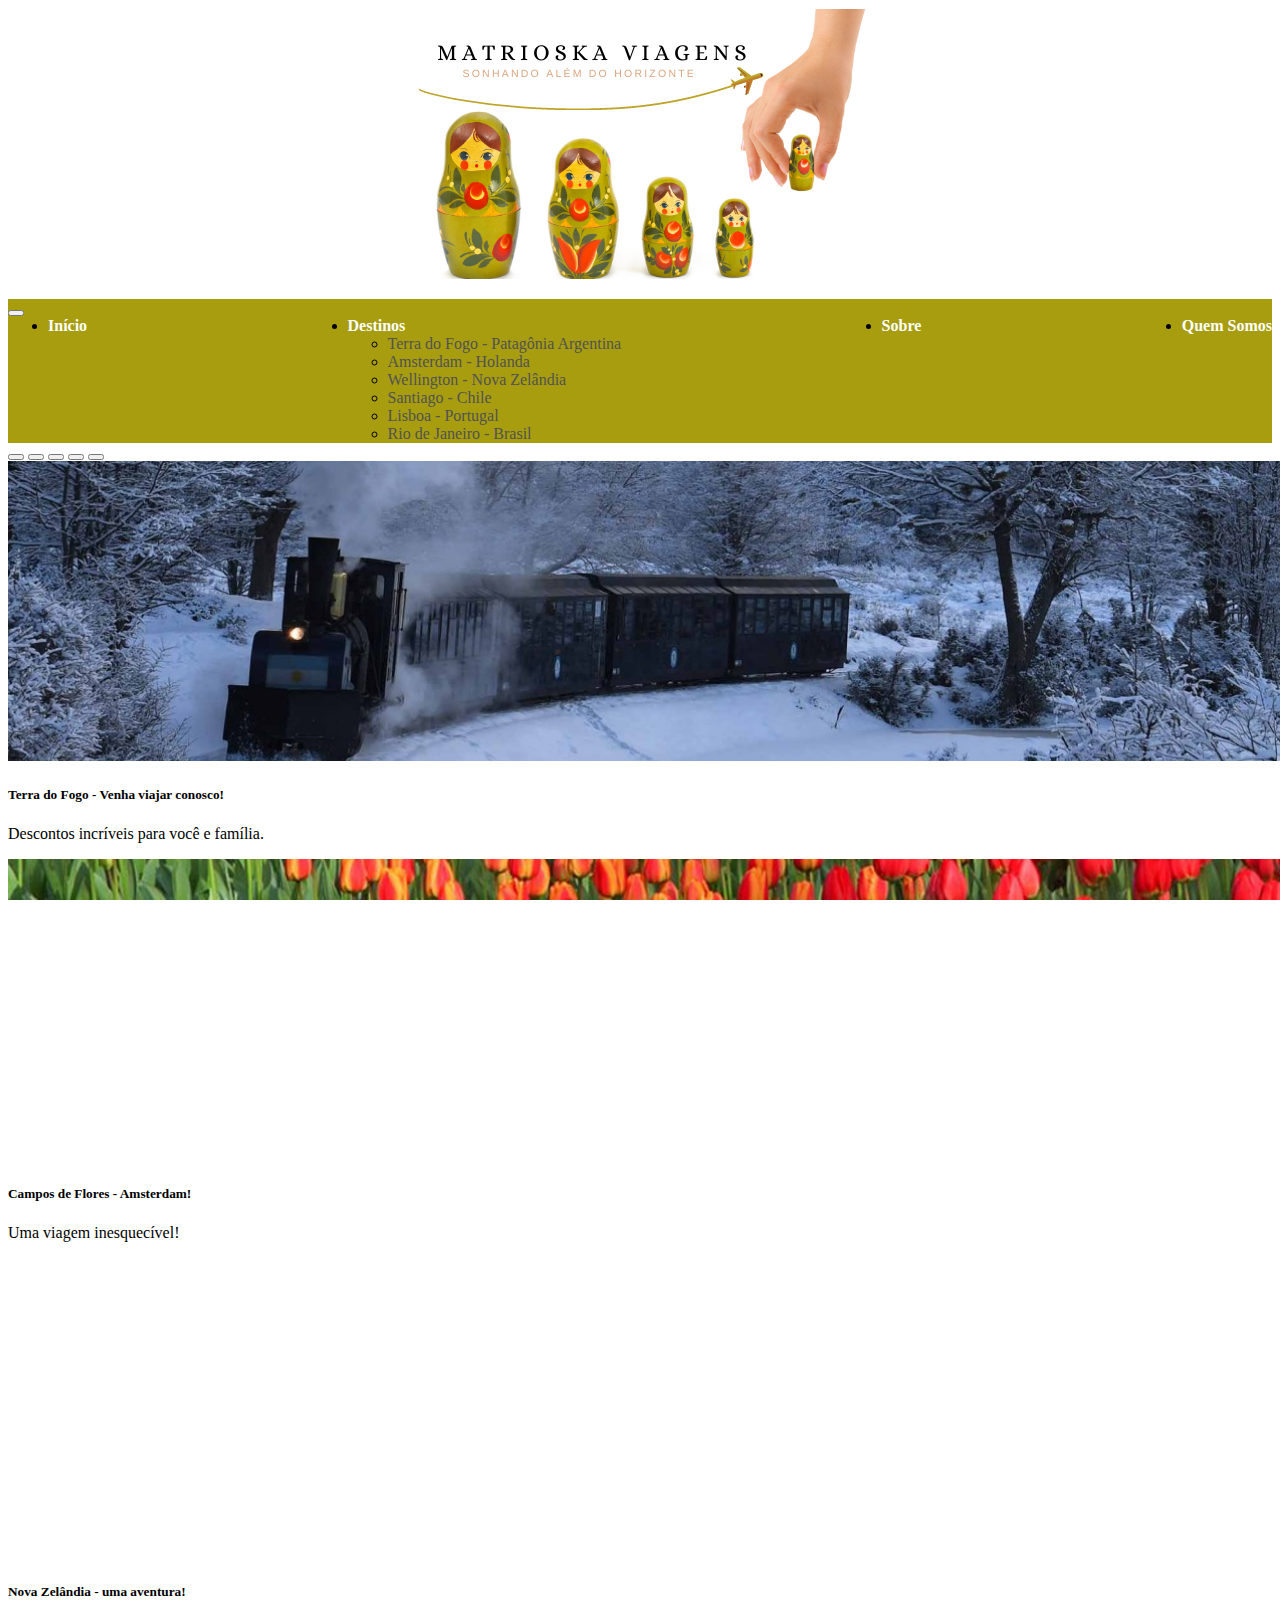
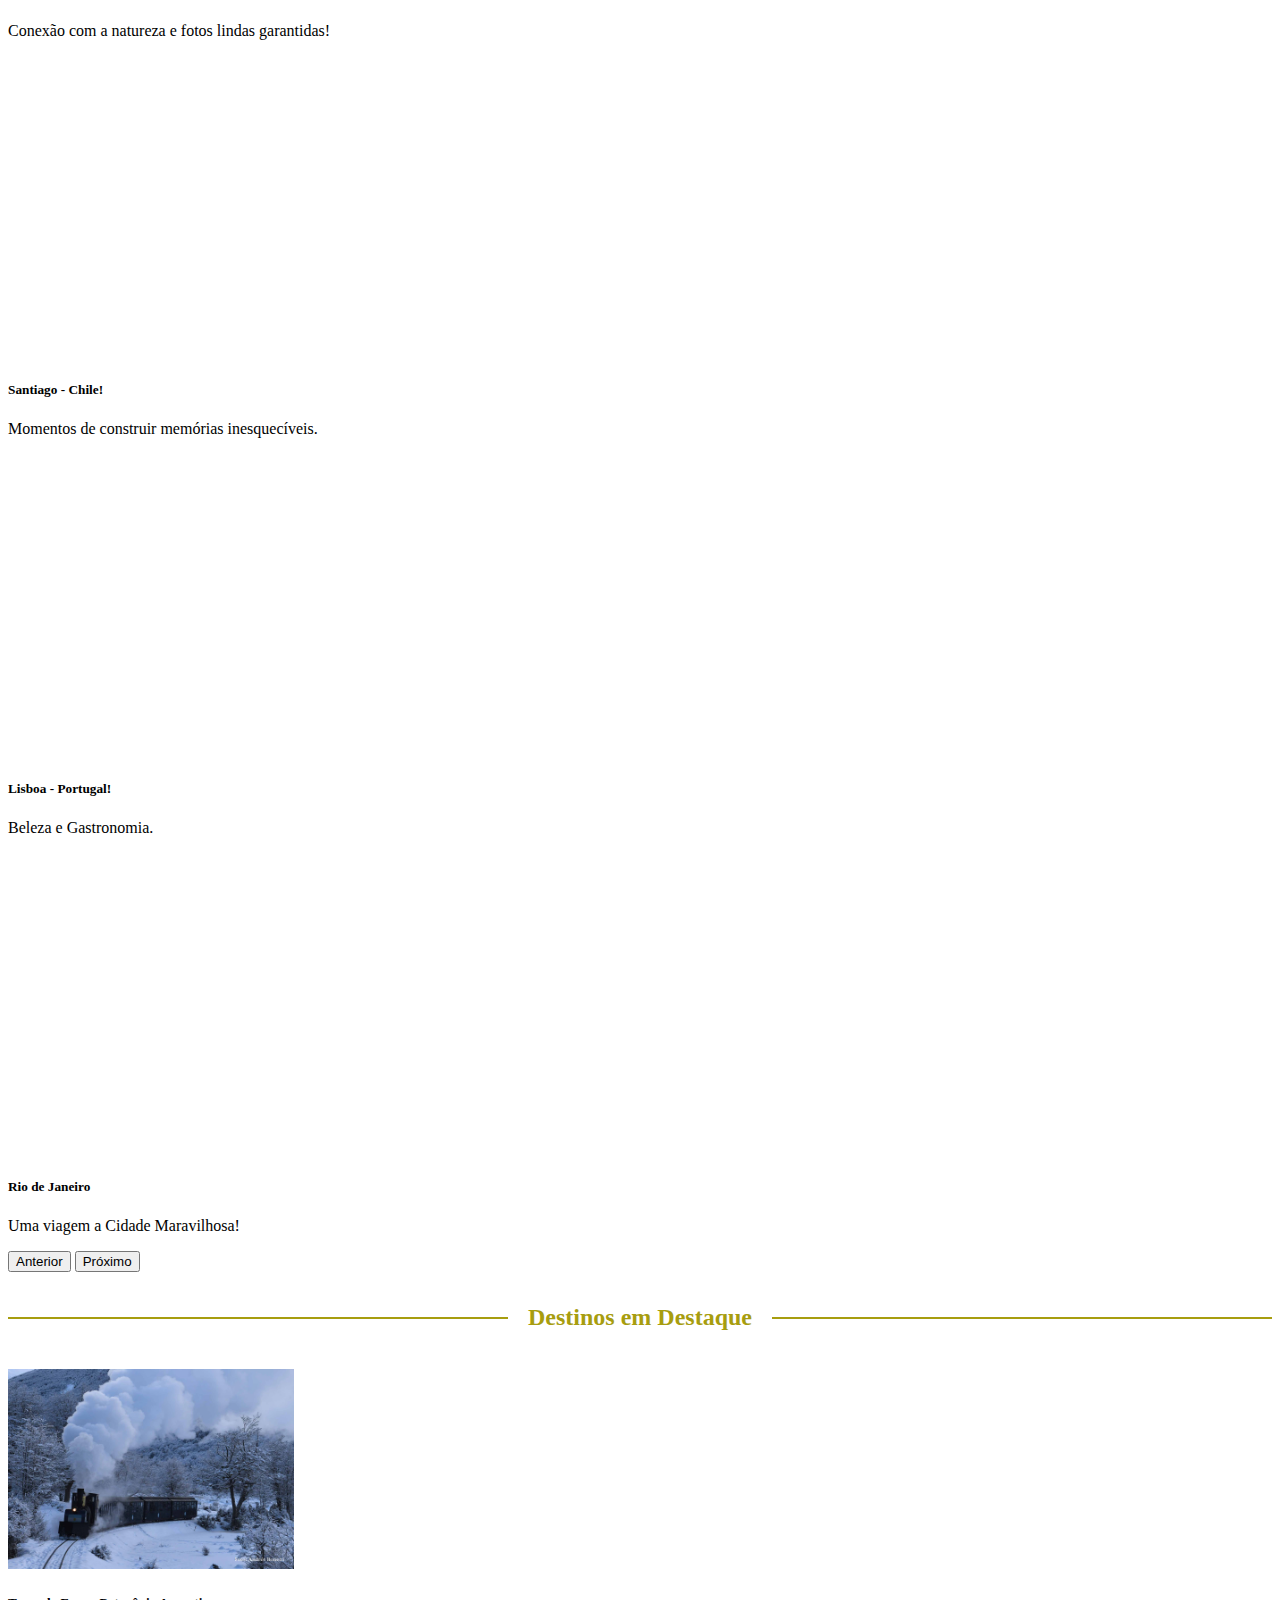
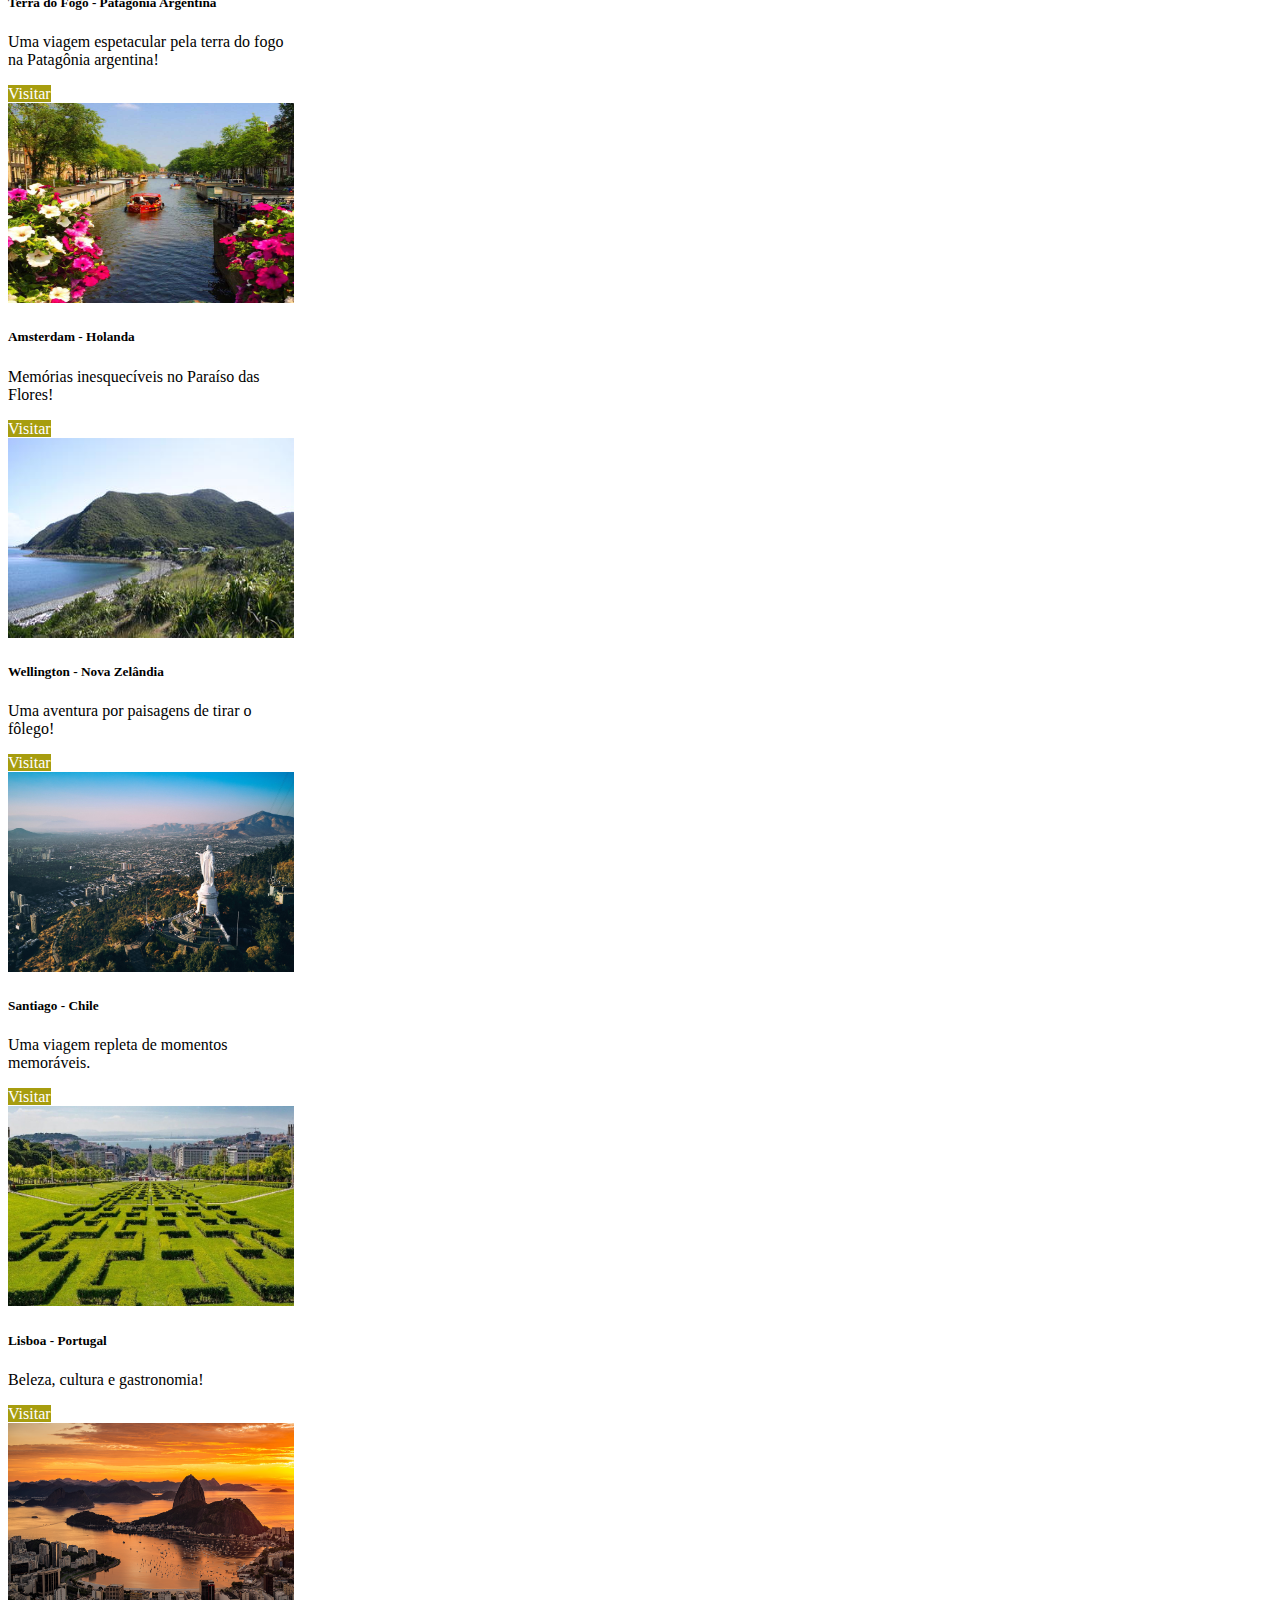
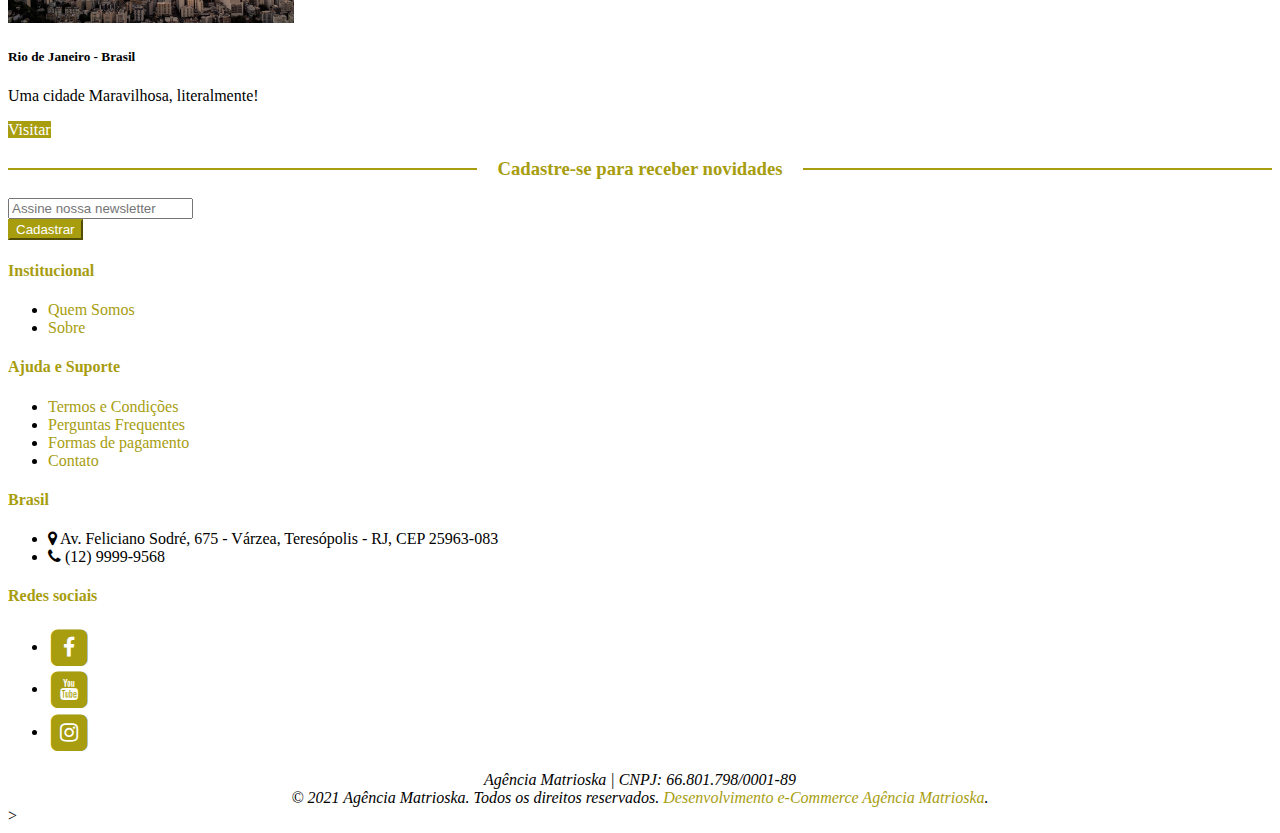
<file: html/index.html>
<!DOCTYPE html>
<html>
    <head>
        <meta charset="UTF-8">
        <meta http-equiv="Content-Type" content="text/html; charset=utf-8" />
        <title>Matrioska Viagens</title>
        <meta name="description"
            content="Gostaria de fazer uma viagem inesquecível? Viaje para a terra do fogo na patagônia argentina e conheça a cidade do Fim do mundo" />
        <meta name="keywords" content="Terra do Fogo, Patagônia Argentina, agência matrioska, viagem inesquecível
        " />
        <meta name="robots" content="index,follow" />
        <meta name="author" content="Agência Matrioska">
        <link rel="icon" href="../Assets/img/favicon.png" type="image/x-icon" />
        <link rel="shortcut icon" href="favicon.ico" type="image/x-icon" />
        <meta property="og:url" content="agenciamatrioska.localhost" />
        <meta property="og:title" content="Conheça a Terra do Fogo - Agência Matrioska">
        <meta property="og:description"
            content="Gostaria de fazer uma viagem inesquecível? Viaje para a terra do fogo na patagônia argentina e conheça a cidade do Fim do mundo" />
        <meta name="viewport" content="width=device-width, initial-scale=1.0" />
        <link href="https://cdn.jsdelivr.net/npm/bootstrap@5.0.1/dist/css/bootstrap.min.css" rel="stylesheet" integrity="sha384-+0n0xVW2eSR5OomGNYDnhzAbDsOXxcvSN1TPprVMTNDbiYZCxYbOOl7+AMvyTG2x" crossorigin="anonymous">
        <link rel="stylesheet" href="https://cdnjs.cloudflare.com/ajax/libs/font-awesome/4.7.0/css/font-awesome.min.css">

        <link href="../Assets/css/style.css" rel="stylesheet" />
    </head>
    <body class="patagonia">
        <div class="container">
            <header role="banner">
                <a href="index.html" title="Agência Matrioska">
                    <img src="../Assets/img/_Logotipo.png" alt="Agência Matrioska" />
                </a>
            </header>
        </div>
        <!--Menu NavBar-->
        <div class="container-fluid bgPtg">
            <nav class="navbar navbar-expand-lg navbar-light bg-light">
                <div class="container">
                    <button class="navbar-toggler" type="button" data-bs-toggle="collapse" data-bs-target="#navbarMenuPrincipal" aria-controls="navbarMenuPrincipal" aria-expanded="false" aria-label="Alternar visibilidade">
                        <span class="navbar-toggler-icon"></span>
                    </button>
                    <div class="collapse navbar-collapse" id="navbarMenuPrincipal">
                        <ul class="navbar-nav me-auto mb-2 mb-lg-0">
                            <li class="nav-item">
                                <a class="nav-link active" aria-current="page" href="index.html">In&iacute;cio</a>
                            </li>
                            <li class="nav-item dropdown">
                                <a class="nav-link dropdown-toggle" href="#" id="navbarDropdown" role="button" data-bs-toggle="dropdown" aria-expanded="false">
                                    Destinos
                                </a>
                                <ul class="dropdown-menu" aria-labelledby="navbarDropdown">
                                    <li><a class="dropdown-item" href="terra-do-fogo.html">Terra do Fogo - Patagônia Argentina</a></li>
                                    <li><a class="dropdown-item" href="amsterdam.html">Amsterdam - Holanda</a></li>
                                    <li><a class="dropdown-item" href="nova-zelandia.html">Wellington - Nova Zelândia</a></li>
                                    <li><a class="dropdown-item" href="santiago.html">Santiago - Chile</a></li>
                                    <li><a class="dropdown-item" href="lisboa.html">Lisboa - Portugal</a></li>
                                    <li><a class="dropdown-item" href="rio-de-janeiro.html">Rio de Janeiro - Brasil</a></li>
                                </ul>
                            </li>
                            <li class="nav-item">
                                <a class="nav-link" aria-current="page" href="sobre.html">Sobre</a>
                            </li>
                            <li class="nav-item">
                                <a class="nav-link" aria-current="page" href="quem-somos.html">Quem Somos</a>
                            </li>
                        </ul>
                    </div>
                </div>
            </nav>
        </div>
        <!--Fim do Menu-->
        <!-- carousel -->
        <div id="carouselPromotions" class="carousel slide carousel-fade carousel-dark" data-bs-ride="carousel">
            <div class="carousel-indicators">
                <button type="button" data-bs-target="#carouselPromotions" data-bs-slide-to="0" class="active" aria-current="true" aria-label="Slide 1"></button>
                <button type="button" data-bs-target="#carouselPromotions" data-bs-slide-to="1" aria-label="Slide 2"></button>
                <button type="button" data-bs-target="#carouselPromotions" data-bs-slide-to="2" aria-label="Slide 3"></button>
                <button type="button" data-bs-target="#carouselPromotions" data-bs-slide-to="3" aria-label="Slide 4"></button>
                <button type="button" data-bs-target="#carouselPromotions" data-bs-slide-to="4" aria-label="Slide 5"></button>
            </div>
            <div class="carousel-inner">
                <div class="carousel-item active">
                    <img src="../Assets/img/Transparent.gif" class="d-block w-100 bannerCarousel parqueNacional" alt="Parque Nacional Terra do Fogo">
                    <div class="carousel-caption d-none d-md-block">
                        <h5>Terra do Fogo - Venha viajar conosco!</h5>
                        <p>Descontos incríveis para você e família.</p>
                    </div>
                </div>
                <div class="carousel-item">
                    <img src="../Assets/img/Transparent.gif" class="d-block w-100 bannerCarousel amsterdam" alt="Campos de Flores Amsterdam">
                    <div class="carousel-caption d-none d-md-block">
                        <h5>Campos de Flores - Amsterdam!</h5>
                        <p>Uma viagem inesquecível!</p>
                    </div>
                </div>
                <div class="carousel-item">
                    <img src="../Assets/img/Transparent.gif" class="d-block w-100 bannerCarousel victoria" alt="Nova Zelândia">
                    <div class="carousel-caption d-none d-md-block">
                        <h5>Nova Zelândia - uma aventura!</h5>
                        <p>Conexão com a natureza e fotos lindas garantidas!</p>
                    </div>
                </div>
                <div class="carousel-item">
                    <img src="../Assets/img/Transparent.gif" class="d-block w-100 bannerCarousel santiago" alt="Santiago">
                    <div class="carousel-caption d-none d-md-block">
                        <h5>Santiago - Chile!</h5>
                        <p>Momentos de construir memórias inesquecíveis.</p>
                    </div>
                </div>
                <div class="carousel-item">
                    <img src="../Assets/img/Transparent.gif" class="d-block w-100 bannerCarousel lisboa" alt="Lisboa">
                    <div class="carousel-caption d-none d-md-block">
                        <h5>Lisboa - Portugal!</h5>
                        <p>Beleza e Gastronomia.</p>
                    </div>
                </div>
                <div class="carousel-item">
                    <img src="../Assets/img/Transparent.gif" class="d-block w-100 bannerCarousel rioJaneiro" alt="Rio de Janeiro">
                    <div class="carousel-caption d-none d-md-block">
                        <h5>Rio de Janeiro</h5>
                        <p>Uma viagem a Cidade Maravilhosa!</p>
                    </div>
                </div>
            </div>
            <button class="carousel-control-prev" type="button" data-bs-target="#carouselPromotions" data-bs-slide="prev">
                <span class="carousel-control-prev-icon" aria-hidden="true"></span>
                <span class="visually-hidden">Anterior</span>
            </button>
            <button class="carousel-control-next" type="button" data-bs-target="#carouselPromotions" data-bs-slide="next">
                <span class="carousel-control-next-icon" aria-hidden="true"></span>
                <span class="visually-hidden">Próximo</span>
            </button>
        </div>
        <!-- Fim do Carrossel-->
        <div class="main">
            <div class="container">
                <div class="layout layout-1-col">
                    <div role="main">
                        <h2 class="sidding-lines">
                            <a href="#destaques">Destinos em Destaque</a>
                        </h2>
                        <a name="destaques">&nbsp;</a>
                        <div class="row">
                            <!-- Replicar para outros destinos -->
                            <div class="col-xs-12 col-sm-6 col-md-4">
                                <div class="card" style="width: 18rem;">
                                    <img src="../Assets/img/parquenacional.jpg" class="card-img-top carouselImgSize" alt="Terra do Fogo">
                                    <div class="card-body">
                                        <h5 class="card-title">
                                            Terra do Fogo - Patagônia Argentina
                                        </h5>
                                        <p class="card-text">Uma viagem espetacular pela terra do fogo na Patagônia argentina!</p>
                                        <a href="terra-do-fogo.html" class="btn btn-primary">Visitar</a>
                                    </div>
                                </div>
                            </div>
                            <!-- Replicar para outros destinos -->
                            <div class="col-xs-12 col-sm-6 col-md-4">
                                <div class="card" style="width: 18rem;">
                                    <img src="../Assets/img/amsterdam/canal-amsterdam-ducs-amsterdam-verao.jpg" class="card-img-top carouselImgSize" alt="Flores de Amsterdam">
                                    <div class="card-body">
                                        <h5 class="card-title">
                                            Amsterdam - Holanda
                                        </h5>
                                        <p class="card-text">Memórias inesquecíveis no Paraíso das Flores!</p>
                                        <a href="amsterdam.html" class="btn btn-primary">Visitar</a>
                                    </div>
                                </div>
                            </div>
                            <!--Replicar para outros destinos-->
                            <div class="col-xs-12 col-sm-6 col-md-4">
                                <div class="card" style="width: 18rem;">
                                    <img src="../Assets/img/nova-zelandia/Kapiti Island Nature Tours.jpg" class="card-img-top carouselImgSize" alt="Natureza em Nova Zelândia">
                                    <div class="card-body">
                                        <h5 class="card-title">
                                            Wellington -  Nova Zelândia
                                        </h5>
                                        <p class="card-text">Uma aventura por paisagens de tirar o fôlego!</p>
                                        <a href="nova-zelandia.html" class="btn btn-primary">Visitar</a>
                                    </div>
                                </div>
                            </div>
                            <!--Replicar para outros Destinos-->
                            <div class="col-xs-12 col-sm-6 col-md-4">
                                <div class="card" style="width: 18rem;">
                                    <img src="../Assets/img/santiago/cerrosancristoban.jpg" class="card-img-top carouselImgSize" alt="Santiago">
                                    <div class="card-body">
                                        <h5 class="card-title">
                                            Santiago - Chile
                                        </h5>
                                        <p class="card-text">Uma viagem repleta de momentos memoráveis.</p>
                                        <a href="santiago.html" class="btn btn-primary">Visitar</a>
                                    </div>
                                </div>
                            </div>
                            <!--Replicar para outros Destinos-->
                            <div class="col-xs-12 col-sm-6 col-md-4">
                                <div class="card" style="width: 18rem;">
                                    <img src="../Assets/img/lisboa/parque-eduardo-vii.jpg" class="card-img-top carouselImgSize" alt="Lisboa - Portugal">
                                    <div class="card-body">
                                        <h5 class="card-title">
                                            Lisboa - Portugal
                                        </h5>
                                        <p class="card-text">Beleza, cultura e gastronomia!</p>
                                        <a href="lisboa.html" class="btn btn-primary">Visitar</a>
                                    </div>
                                </div>
                            </div>
                            <!--Replicar para outros Destinos-->
                            <div class="col-xs-12 col-sm-6 col-md-4">
                                <div class="card" style="width: 18rem;">
                                    <img src="../Assets/img/rio-por-do-sol.jpg" class="card-img-top carouselImgSize" alt="Rio de Janeiro">
                                    <div class="card-body">
                                        <h5 class="card-title">
                                            Rio de Janeiro - Brasil
                                        </h5>
                                        <p class="card-text">Uma cidade Maravilhosa, literalmente!</p>
                                        <a href="rio-de-janeiro.html" class="btn btn-primary">Visitar</a>
                                    </div>
                                </div>
                            </div>
                        </div>
                    </div>
                </div>
            </div>
        </div>

        <div class="container">
            <footer role="contentinfo">
                <div class="footer-newsletter">
                    <h3 class="sidding-lines">Cadastre-se para receber novidades</h3>

                    <form class="row g-3" action="form.html" method="post" id="newsletter" >
                        <div class="offset-lg-3 offset-md-3 offset-sm-3 col-5">
                            <input type="email" class="form-control" id="newsletter" title="Assine nossa newsletter" placeholder="Assine nossa newsletter" />
                        </div>
                        <div class="col-1">
                            <button type="submit" class="btn btn-primary">Cadastrar</button></n></n>
                        </div>
                    </form>
                </div>

                <div class="footer-cols">
                    <div class="row justify-content-center align-items-center">
                        <div class="col-xs-6 col-sm-4 col-md-2">
                            <h4>Institucional</h4>
                            <ul class="list-unstyled">
                                <li><a href="quem-somos.html">Quem Somos</a></li>
                                <li><a href="sobre.html">Sobre</a></li>
                            </ul>
                        </div>
                        <div class="col-xs-12 col-sm-4 col-md-2">
                            <h4>Ajuda e Suporte</h4>
                            <ul class="list-unstyled">
                                <li>
                                    <a href="termos-e-condicoes.html">Termos e Condições</a>
                                </li>
                                <li>
                                    <a href="faq.html">Perguntas Frequentes</a>
                                </li>
                                <li>
                                    <a href="formas-de-pagament.html">Formas de pagamento</a>
                                </li>
                                <li>
                                    <a href="contato.html">Contato</a>
                                </li>
                            </ul>
                        </div>

                        <div class="col-xs-12 col-sm-4 col-md-3 infos-contatos">
                            <h4>Brasil</h4>
                            <ul class="list-unstyled">
                                <li>
                                    <i class="fa fa-map-marker"></i>
                                    Av. Feliciano Sodré, 675 - Várzea, Teresópolis - RJ, CEP 25963-083
                                </li>
                                <li>
                                    <i class="fa fa-phone"></i>
                                    (12) 9999-9568
                                </li>
                            </ul>
                        </div>

                        <div class="col-xs-12 col-sm-4 col-md-3 infos-contatos">
                            <h4>Redes sociais</h4>
                            <ul class="list-unstyled">
                                <li>
                                    <a href="https://www.facebook.com/" target="_blank" title="Facebook" class="facebook">
                                        <span class="fa-stack fa-lg">
                                            <i class="fa fa-square fa-stack-2x"></i>
                                            <i class="fa fa-facebook fa-stack-1x fa-inverse"></i>
                                        </span>
                                    </a>
                                </li>
                                <li>
                                    <a href="https://www.youtube.com" target="_blank" title="Youtube" class="youtube">
                                        <span class="fa-stack fa-lg">
                                            <i class="fa fa-square fa-stack-2x"></i>
                                            <i class="fa fa-youtube fa-stack-1x fa-inverse"></i>
                                        </span>
                                    </a>
                                </li>
                                <li>
                                    <a href="https://www.instagram.com" target="_blank" title="Instagram" class="instagram">
                                        <span class="fa-stack fa-lg">
                                            <i class="fa fa-square fa-stack-2x"></i>
                                            <i class="fa fa-instagram fa-stack-1x fa-inverse"></i>
                                        </span>
                                    </a>
                                </li>
                            </ul>
                        </div>
                    </div>
                </div>

                <address>
                    Ag&ecirc;ncia Matrioska | CNPJ: 66.801.798/0001-89 <br>
                    &copy; 2021 Ag&ecirc;ncia Matrioska. Todos os direitos reservados. <a href="index.html"
                        target="_blank">Desenvolvimento e-Commerce Ag&ecirc;ncia Matrioska</a>.
                </address>
            </footer>
        </div>

        <link href="https://fonts.googleapis.com/css?family=Open+Sans:300,400,400i,700" rel="stylesheet">

        <script src="https://cdn.jsdelivr.net/npm/bootstrap@5.0.1/dist/js/bootstrap.bundle.min.js" integrity="sha384-gtEjrD/SeCtmISkJkNUaaKMoLD0//ElJ19smozuHV6z3Iehds+3Ulb9Bn9Plx0x4" crossorigin="anonymous"></script>
    </body>
</html>>
</file>
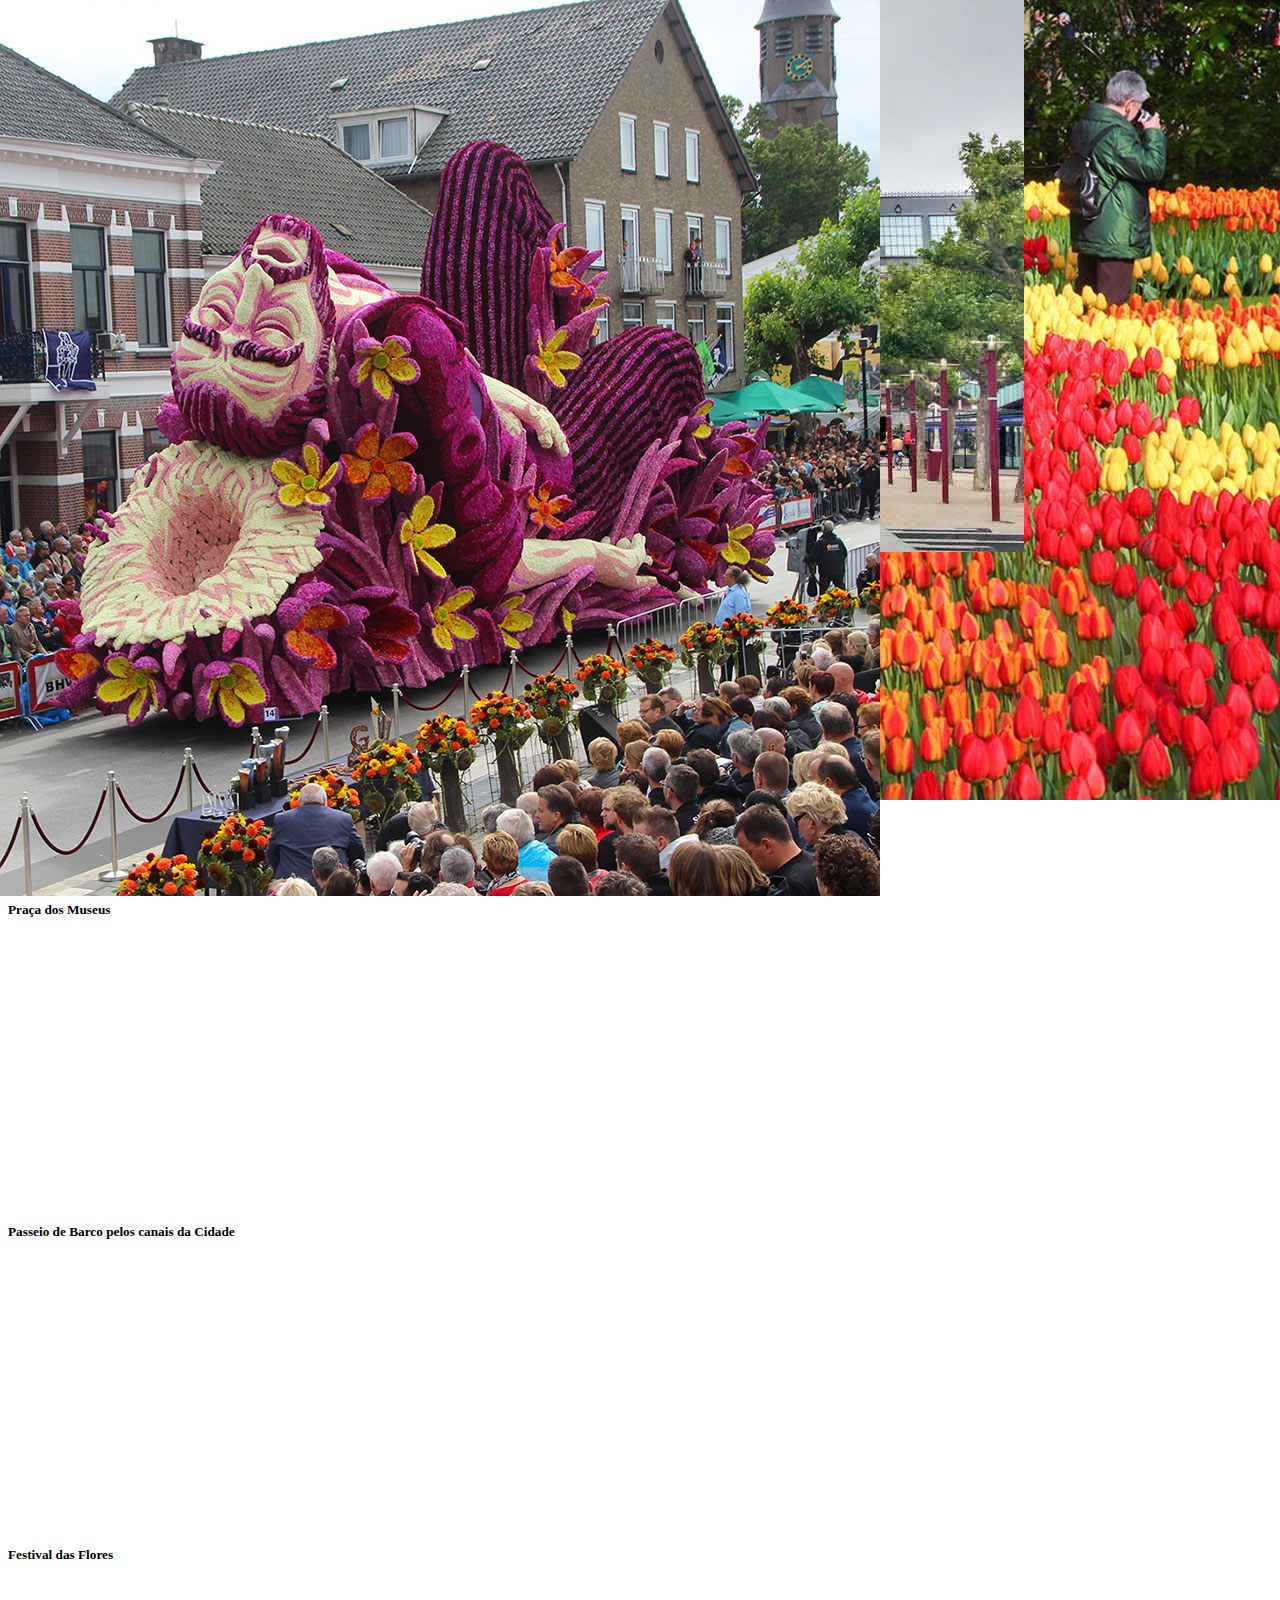
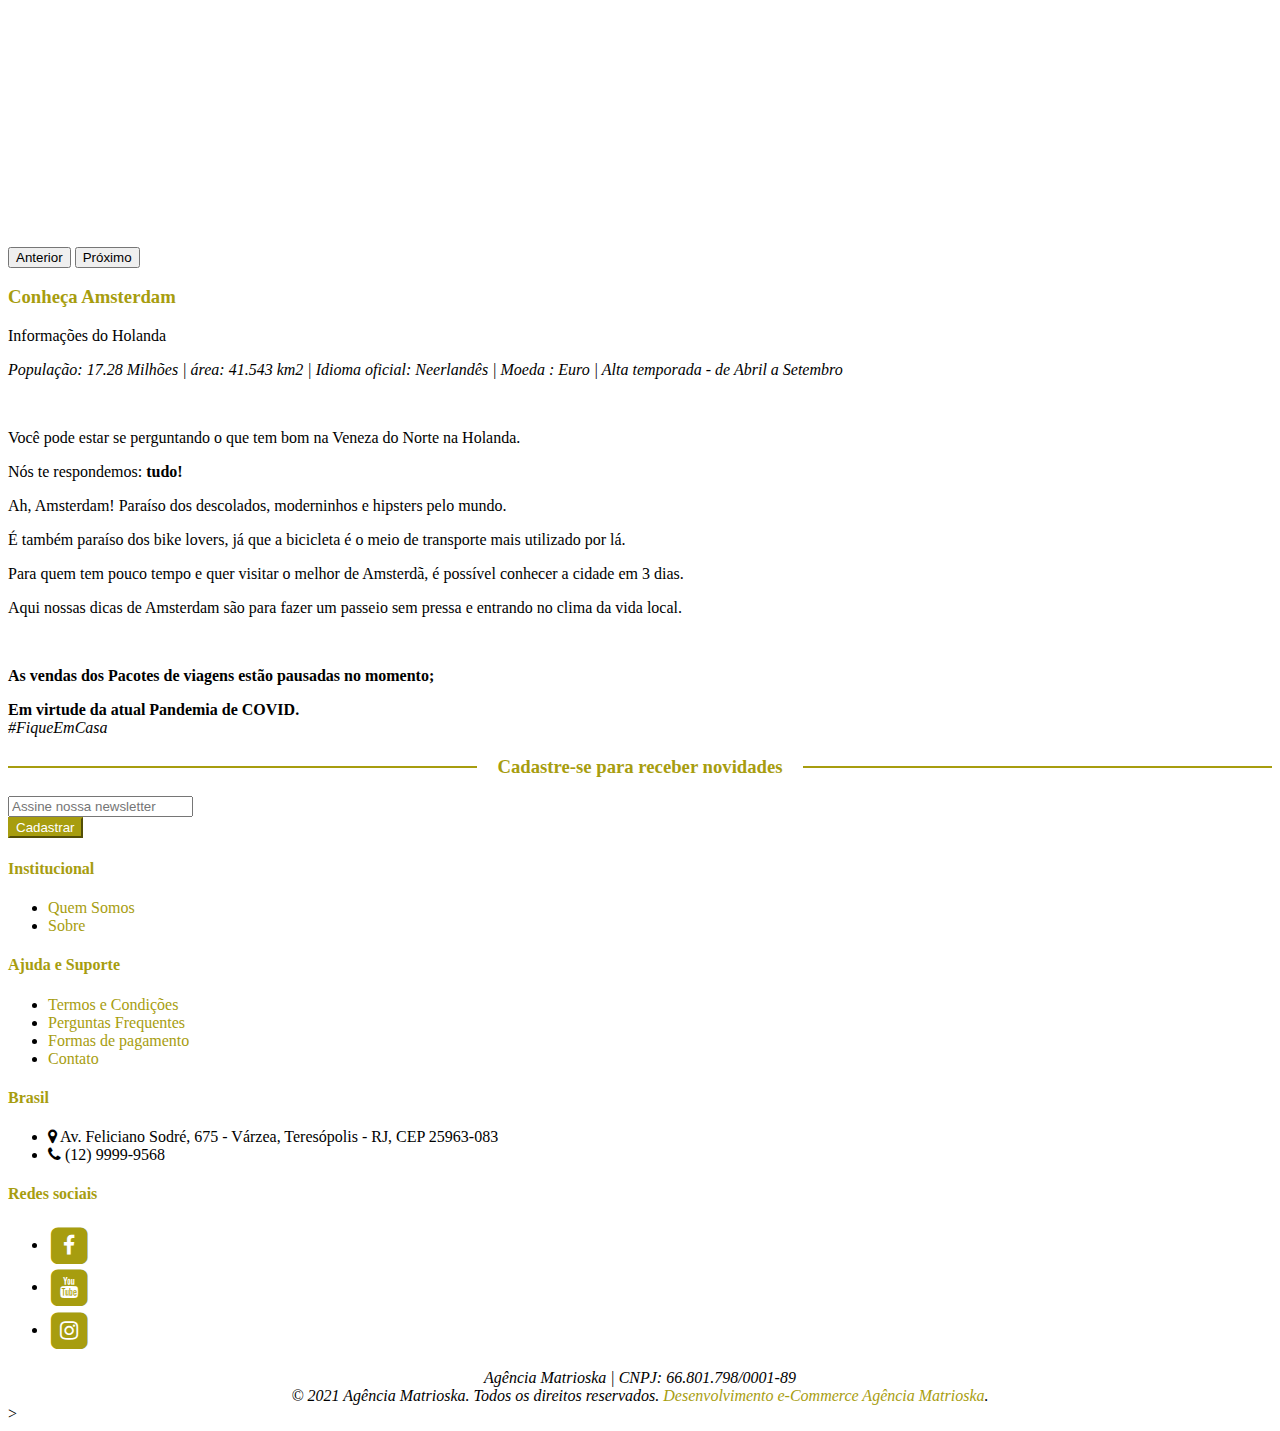
<file: html/amsterdam.html>
<!DOCTYPE html>
<html>
    <head>
        <meta charset="UTF-8">
        <meta http-equiv="Content-Type" content="text/html; charset=utf-8" />
        <title>Amsterdam - Matrioska Viagens</title>
        <meta name="description"
            content="Vinho, Neve, História e tradição. Tudo isso em um só lugar. Conheça Santiago no Chile." />
        <meta name="keywords" content="Terra do Fogo, Patagônia Argentina, agência matrioska, viagem inesquecível
        " />
        <meta name="robots" content="index,follow" />
        <meta name="author" content="Agência Matrioska">
        <link rel="icon" href="../Assets/img/favicon.png" type="image/x-icon" />
        <link rel="shortcut icon" href="favicon.ico" type="image/x-icon" />
        <meta property="og:url" content="agenciamatrioska.localhost" />
        <meta property="og:title" content="Conheça Santiago- Agência Matrioska">
        <meta property="og:description"
            content="Vinho, Neve, História e tradição. Tudo isso em um só lugar. Conheça Santiago no Chile." />
        <meta name="viewport" content="width=device-width, initial-scale=1.0" />
        <link href="https://cdn.jsdelivr.net/npm/bootstrap@5.0.1/dist/css/bootstrap.min.css" rel="stylesheet" integrity="sha384-+0n0xVW2eSR5OomGNYDnhzAbDsOXxcvSN1TPprVMTNDbiYZCxYbOOl7+AMvyTG2x" crossorigin="anonymous">
        <link rel="stylesheet" href="https://cdnjs.cloudflare.com/ajax/libs/font-awesome/4.7.0/css/font-awesome.min.css">

        <link href="../Assets/css/style.css" rel="stylesheet" />
    </head>
    <body class="Santiago">
        <div class="container">
            <header role="banner">
                <a href="index.html" title="Agência Matrioska">
                    <img src="../Assets/img/_Logotipo.png" alt="Agência Matrioska" />
                </a>
            </header>
        </div>
        <div class="container-fluid bgPtg">
            <nav class="navbar navbar-expand-lg navbar-light bg-light">
                <div class="container">
                    <button class="navbar-toggler" type="button" data-bs-toggle="collapse" data-bs-target="#navbarMenuPrincipal" aria-controls="navbarMenuPrincipal" aria-expanded="false" aria-label="Alternar visibilidade">
                        <span class="navbar-toggler-icon"></span>
                    </button>
                    <div class="collapse navbar-collapse" id="navbarMenuPrincipal">
                        <ul class="navbar-nav me-auto mb-2 mb-lg-0">
                            <li class="nav-item">
                                <a class="nav-link active" aria-current="page" href="index.html">In&iacute;cio</a>
                            </li>
                            <li class="nav-item dropdown">
                                <a class="nav-link dropdown-toggle" href="#" id="navbarDropdown" role="button" data-bs-toggle="dropdown" aria-expanded="false">
                                    Destinos
                                </a>
                                <ul class="dropdown-menu" aria-labelledby="navbarDropdown">
                                    <li><a class="dropdown-item" href="terra-do-fogo.html">Terra do Fogo - Patagônia Argentina</a></li>
                                    <li><a class="dropdown-item" href="amsterdam.html">Amsterdam - Holanda</a></li>
                                    <li><a class="dropdown-item" href="nova-zelandia.html">Wellington - Nova Zelândia</a></li>
                                    <li><a class="dropdown-item" href="santiago.html">Santiago - Chile</a></li>
                                    <li><a class="dropdown-item" href="lisboa.html">Lisboa - Portugal</a></li>
                                    <li><a class="dropdown-item" href="rio-de-janeiro.html">Rio de Janeiro - Brasil</a></li>
                                </ul>
                            </li>
                            <li class="nav-item">
                                <a class="nav-link" aria-current="page" href="sobre.html">Sobre</a>
                            </li>
                            <li class="nav-item">
                                <a class="nav-link" aria-current="page" href="quem-somos.html">Quem Somos</a>
                            </li>
                        </ul>
                    </div>
                </div>
            </nav>
        </div>

        <div class="main">
            <div class="container">
                <div class="layout layout-1-col">
                    <div role="main">
                        <h2 class="sidding-lines">
                            <a href="#santiago">Amsterdam</a>
                        </h2>
                        <a name="santiago">&nbsp;</a>
                        <!-- carousel -->
                        <div class="row">
                            <div class="col-md-4 col-sm-12 col-lg-6">
                                <div id="carouselInnerPages" class="carousel slide carousel-fade carousel-dark" data-bs-ride="carousel">
                                    <div class="carousel-indicators">
                                        <button type="button" data-bs-target="#carouselInnerPages" data-bs-slide-to="0" class="active" aria-current="true" aria-label="Slide 1"></button>
                                        <button type="button" data-bs-target="#carouselInnerPages" data-bs-slide-to="1" aria-label="Slide 2"></button>
                                        <button type="button" data-bs-target="#carouselInnerPages" data-bs-slide-to="2" aria-label="Slide 3"></button>
                                        <button type="button" data-bs-target="#carouselInnerPages" data-bs-slide-to="3" aria-label="Slide 4"></button>
                                    </div>
                                    <div class="carousel-inner">
                                        <div class="carousel-item active">
                                            <img src="../Assets/img/amsterdam/oficina-de-inverno-campos-de-flores-na-holanda-primavera-keukenhof.jpg" class="d-block w-100" alt="Palácio La Moneda">
                                            <div class="carousel-caption d-none d-md-block">
                                                <h5>Campos de Flores</h5>
                                            </div>
                                        </div>
                                        <div class="carousel-item">
                                            <img src="../Assets/img/amsterdam/o-que-fazer-em-amsterdam-praca-dos-museus.jpg" class="d-block w-100" alt="Cerro San Cristóban">
                                            <div class="carousel-caption d-none d-md-block">
                                                <h5>Praça dos Museus</h5>
                                            </div>
                                        </div>
                                        <div class="carousel-item">
                                            <img src="../Assets/img/amsterdam/canal-amsterdam-ducs-amsterdam-verao.jpg" class="d-block w-100" alt="Vinícola Concha y Toro">
                                            <div class="carousel-caption d-none d-md-block">
                                                <h5>Passeio de Barco pelos canais da Cidade</h5>
                                            </div>
                                        </div>
                                        <div class="carousel-item">
                                            <img src="../Assets/img/amsterdam/vestival-das-flores-holanda.jpg" class="d-block w-100" alt="Plaza de Armas">
                                            <div class="carousel-caption d-none d-md-block">
                                                <h5>Festival das Flores</h5>
                                            </div>
                                        </div>
                                    </div>
                                    <button class="carousel-control-prev" type="button" data-bs-target="#carouselInnerPages" data-bs-slide="prev">
                                        <span class="carousel-control-prev-icon" aria-hidden="true"></span>
                                        <span class="visually-hidden">Anterior</span>
                                    </button>
                                    <button class="carousel-control-next" type="button" data-bs-target="#carouselInnerPages" data-bs-slide="next">
                                        <span class="carousel-control-next-icon" aria-hidden="true"></span>
                                        <span class="visually-hidden">Próximo</span>
                                    </button>
                                </div>
                            </div>
                                <div class="col-md-8 col-sm-12 col-lg-6">
                                    <div id="texto-descritivo">
                                    <h3>Conheça Amsterdam</h3>
                                    <p> Informações do Holanda<br>
                                     <p><em>População: 17.28 Milhões | área: 41.543 km2 | Idioma oficial: Neerlandês | Moeda : Euro
                                        | Alta temporada - de Abril a Setembro</em></p><br>
                                        <p>Você pode estar se perguntando o que tem bom na Veneza do Norte na Holanda.</p>
                                             <p>Nós te respondemos: <b>tudo!</b></p>
                                            <p>Ah, Amsterdam! Paraíso dos descolados, moderninhos e hipsters pelo mundo.</p>
                                            <p> É também paraíso dos bike lovers, já que a bicicleta é o meio de transporte mais utilizado por lá.</p>
                                            
                                           <p> Para quem tem pouco tempo e quer visitar o melhor de Amsterdã, é possível conhecer a cidade em 3 dias.</p>
                                           <p> Aqui nossas dicas de Amsterdam são para fazer um passeio sem pressa e entrando no clima da vida local.</p>
                                            <br />
                                            <p><strong> As vendas dos Pacotes de viagens estão pausadas no momento; <br>
                                                <p>Em virtude da atual Pandemia de COVID.<br></strong>
                                                    <em>#FiqueEmCasa</em></p>
                                            
                                        



                                </div>
                            </div>
                        </div>
                    </div>
                </div>
            </div>
        </div>

        <div class="container">
            <footer role="contentinfo">
                <div class="footer-newsletter">
                    <h3 class="sidding-lines">Cadastre-se para receber novidades</h3>

                    <form class="row g-3" action="form.html" method="post" id="newsletter" >
                        <div class="offset-lg-3 offset-md-3 offset-sm-3 col-5">
                            <input type="email" class="form-control" id="newsletter" title="Assine nossa newsletter" placeholder="Assine nossa newsletter" />
                        </div>
                        <div class="col-1">
                            <button type="submit" class="btn btn-primary">Cadastrar</button></n></n>
                        </div>
                    </form>
                </div>

                <div class="footer-cols">
                    <div class="row justify-content-center align-items-center">
                        <div class="col-xs-6 col-sm-4 col-md-2">
                            <h4>Institucional</h4>
                            <ul class="list-unstyled">
                                <li><a href="quem-somos.html">Quem Somos</a></li>
                                <li><a href="sobre.html">Sobre</a></li>
                            </ul>
                        </div>
                        <div class="col-xs-12 col-sm-4 col-md-2">
                            <h4>Ajuda e Suporte</h4>
                            <ul class="list-unstyled">
                                <li>
                                    <a href="termos-e-condicoes.html">Termos e Condições</a>
                                </li>
                                <li>
                                    <a href="faq.html">Perguntas Frequentes</a>
                                </li>
                                <li>
                                    <a href="formas-de-pagament.html">Formas de pagamento</a>
                                </li>
                                <li>
                                    <a href="contato.html">Contato</a>
                                </li>
                            </ul>
                        </div>

                        <div class="col-xs-12 col-sm-4 col-md-3 infos-contatos">
                            <h4>Brasil</h4>
                            <ul class="list-unstyled">
                                <li>
                                    <i class="fa fa-map-marker"></i>
                                    Av. Feliciano Sodré, 675 - Várzea, Teresópolis - RJ, CEP 25963-083
                                </li>
                                <li>
                                    <i class="fa fa-phone"></i>
                                    (12) 9999-9568
                                </li>
                            </ul>
                        </div>

                        <div class="col-xs-12 col-sm-4 col-md-3 infos-contatos">
                            <h4>Redes sociais</h4>
                            <ul class="list-unstyled">
                                <li>
                                    <a href="https://www.facebook.com/" target="_blank" title="Facebook" class="facebook">
                                        <span class="fa-stack fa-lg">
                                            <i class="fa fa-square fa-stack-2x"></i>
                                            <i class="fa fa-facebook fa-stack-1x fa-inverse"></i>
                                        </span>
                                    </a>
                                </li>
                                <li>
                                    <a href="https://www.youtube.com" target="_blank" title="Youtube" class="youtube">
                                        <span class="fa-stack fa-lg">
                                            <i class="fa fa-square fa-stack-2x"></i>
                                            <i class="fa fa-youtube fa-stack-1x fa-inverse"></i>
                                        </span>
                                    </a>
                                </li>
                                <li>
                                    <a href="https://www.instagram.com" target="_blank" title="Instagram" class="instagram">
                                        <span class="fa-stack fa-lg">
                                            <i class="fa fa-square fa-stack-2x"></i>
                                            <i class="fa fa-instagram fa-stack-1x fa-inverse"></i>
                                        </span>
                                    </a>
                                </li>
                            </ul>
                        </div>
                    </div>
                </div>

                <address>
                    Ag&ecirc;ncia Matrioska | CNPJ: 66.801.798/0001-89 <br>
                    &copy; 2021 Ag&ecirc;ncia Matrioska. Todos os direitos reservados. <a href="index.html"
                        target="_blank">Desenvolvimento e-Commerce Ag&ecirc;ncia Matrioska</a>.
                </address>
            </footer>
        </div>

        <link href="https://fonts.googleapis.com/css?family=Open+Sans:300,400,400i,700" rel="stylesheet">

        <script src="https://cdn.jsdelivr.net/npm/bootstrap@5.0.1/dist/js/bootstrap.bundle.min.js" integrity="sha384-gtEjrD/SeCtmISkJkNUaaKMoLD0//ElJ19smozuHV6z3Iehds+3Ulb9Bn9Plx0x4" crossorigin="anonymous"></script>
    </body>
</html>>
</file>
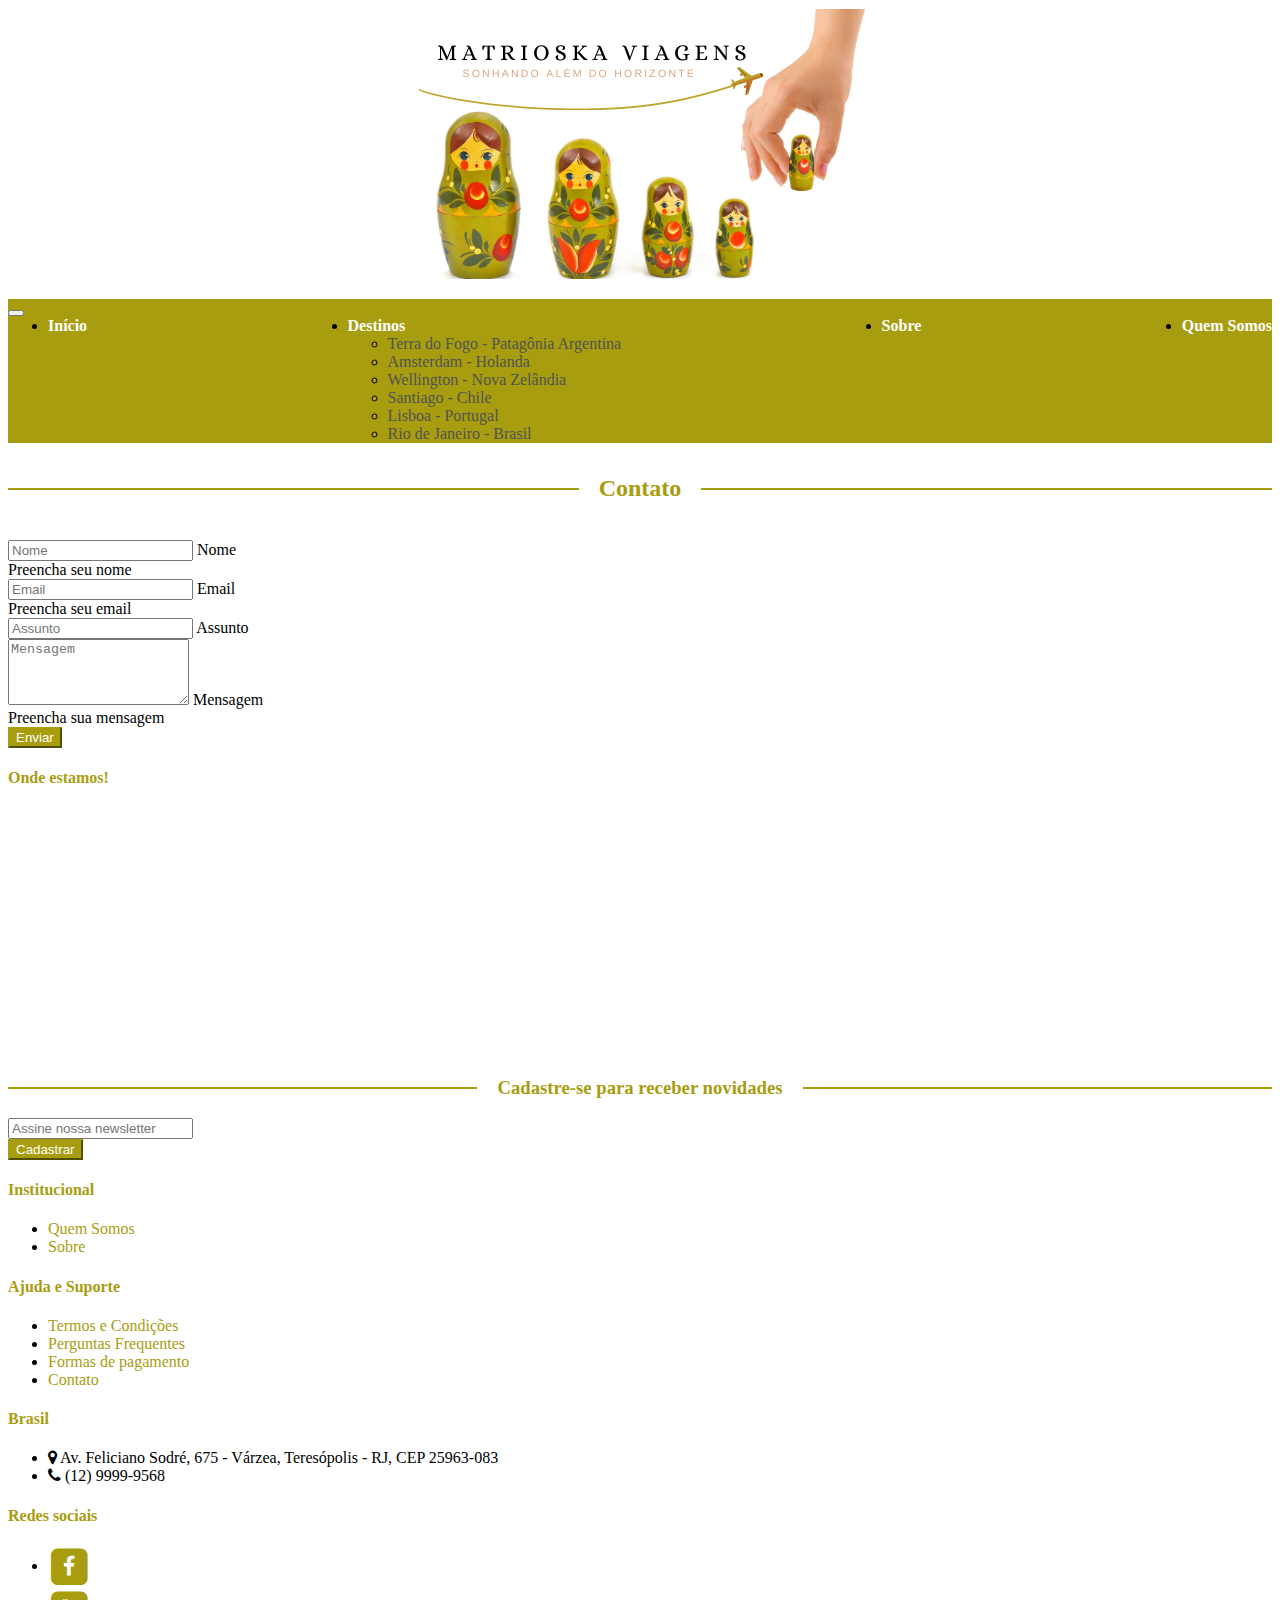
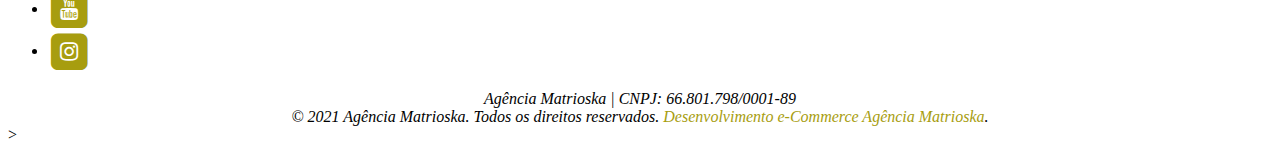
<file: html/contato.html>
<!DOCTYPE html>
<html>
    <head>
        <meta charset="UTF-8">
        <meta http-equiv="Content-Type" content="text/html; charset=utf-8" />
        <title>Contato - Matrioska Viagens</title>
        <meta name="description"
            content="Gostaria de fazer uma viagem inesquecível? Viaje para a terra do fogo na patagônia argentina e conheça a cidade do Fim do mundo" />
        <meta name="keywords" content="Terra do Fogo, Patagônia Argentina, agência matrioska, viagem inesquecível
        " />
        <meta name="robots" content="index,follow" />
        <meta name="author" content="Agência Matrioska">
        <link rel="icon" href="../Assets/img/favicon.png" type="image/x-icon" />
        <link rel="shortcut icon" href="favicon.ico" type="image/x-icon" />
        <meta property="og:url" content="agenciamatrioska.localhost" />
        <meta property="og:title" content="Conheça a Terra do Fogo - Agência Matrioska">
        <meta property="og:description"
            content="Gostaria de fazer uma viagem inesquecível? Viaje para a terra do fogo na patagônia argentina e conheça a cidade do Fim do mundo" />
        <meta name="viewport" content="width=device-width, initial-scale=1.0" />
        <link href="https://cdn.jsdelivr.net/npm/bootstrap@5.0.1/dist/css/bootstrap.min.css" rel="stylesheet" integrity="sha384-+0n0xVW2eSR5OomGNYDnhzAbDsOXxcvSN1TPprVMTNDbiYZCxYbOOl7+AMvyTG2x" crossorigin="anonymous">
        <link rel="stylesheet" href="https://cdnjs.cloudflare.com/ajax/libs/font-awesome/4.7.0/css/font-awesome.min.css">

        <link href="../Assets/css/style.css" rel="stylesheet" />
    </head>
    <body class="patagonia">
        <div class="container">
            <header role="banner">
                <a href="index.html" title="Agência Matrioska">
                    <img src="../Assets/img/_Logotipo.png" alt="Agência Matrioska" />
                </a>
            </header>
        </div>
        <div class="container-fluid bgPtg">
            <nav class="navbar navbar-expand-lg navbar-light bg-light">
                <div class="container">
                    <button class="navbar-toggler" type="button" data-bs-toggle="collapse" data-bs-target="#navbarMenuPrincipal" aria-controls="navbarMenuPrincipal" aria-expanded="false" aria-label="Alternar visibilidade">
                        <span class="navbar-toggler-icon"></span>
                    </button>
                    <div class="collapse navbar-collapse" id="navbarMenuPrincipal">
                        <ul class="navbar-nav me-auto mb-2 mb-lg-0">
                            <li class="nav-item">
                                <a class="nav-link active" aria-current="page" href="index.html">In&iacute;cio</a>
                            </li>
                            <li class="nav-item dropdown">
                                <a class="nav-link dropdown-toggle" href="#" id="navbarDropdown" role="button" data-bs-toggle="dropdown" aria-expanded="false">
                                    Destinos
                                </a>
                                <ul class="dropdown-menu" aria-labelledby="navbarDropdown">
                                    <li><a class="dropdown-item" href="terra-do-fogo.html">Terra do Fogo - Patagônia Argentina</a></li>
                                    <li><a class="dropdown-item" href="amsterdam.html">Amsterdam - Holanda</a></li>
                                    <li><a class="dropdown-item" href="nova-zelandia.html">Wellington - Nova Zelândia</a></li>
                                    <li><a class="dropdown-item" href="santiago.html">Santiago - Chile</a></li>
                                    <li><a class="dropdown-item" href="lisboa.html">Lisboa - Portugal</a></li>
                                    <li><a class="dropdown-item" href="rio-de-janeiro.html">Rio de Janeiro - Brasil</a></li>
                                </ul>
                            </li>
                            <li class="nav-item">
                                <a class="nav-link" aria-current="page" href="sobre.html">Sobre</a>
                            </li>
                            <li class="nav-item">
                                <a class="nav-link" aria-current="page" href="quem-somos.html">Quem Somos</a>
                            </li>
                        </ul>
                    </div>
                </div>
            </nav>
        </div>

        <div class="main">
            <div class="container">
                <div class="layout layout-1-col">
                    <div role="main">
                        <h2 class="sidding-lines">
                            <a href="#contato">Contato</a>
                        </h2>
                        <a name="contato">&nbsp;</a>
                        <div class="row">
                            <div class="col-xs-12 col-sm-12 col-md-8">
                                <div id="contatoMensagemEnviada" class="alert alert-success" role="alert">
                                    <p>Sua mensagem foi enviada com sucesso!</p>
                                </div>
                                <form id="contato-form" method="post" action="contato.html" class="needs-validation">
                                    <div class="form-floating mb-3">
                                        <input type="text" class="form-control" id="nome" name="nome" placeholder="Nome" required>
                                        <label for="nome">Nome</label>
                                        <div class="invalid-feedback">
                                            Preencha seu nome
                                        </div>
                                    </div>
                                    <div class="form-floating mb-3">
                                        <input type="email" class="form-control" id="email" name="email" placeholder="Email" required>
                                        <label for="email">Email</label>
                                        <div class="invalid-feedback">
                                            Preencha seu email
                                        </div>
                                    </div>
                                    <div class="form-floating mb-3">
                                        <input type="assunto" class="form-control" id="assunto" name="assunto" placeholder="Assunto">
                                        <label for="assunto">Assunto</label>
                                    </div>
                                    <div class="form-floating mb-3">
                                        <textarea class="form-control" id="mensagem" name="mensagem" rows="4" placeholder="Mensagem" required></textarea>
                                        <label for="mensagem">Mensagem</label>
                                        <div class="invalid-feedback">
                                            Preencha sua mensagem
                                        </div>
                                    </div>
                                    <button class="btn btn-primary btn-primary mb-4">Enviar</button>
                                    </form>
                            </div>
                            <div class="col-xs-12 col-sm-12 col-md-4">
                                <h4>Onde estamos!</h4>
                                <div class="gmap_canvas">
                                    <iframe width="350" height="250" id="gmap_canvas" src="https://maps.google.com/maps?q=Av.%20Feliciano%20Sodr%C3%A9,%20675%20-%20V%C3%A1rzea,%20Teres%C3%B3polis%20-%20RJ&t=&z=17&ie=UTF8&iwloc=&output=embed" frameborder="0" scrolling="no" marginheight="0" marginwidth="0"></iframe>
                                </div>
                            </div>
                        </div>
                    </div>
                </div>
            </div>
        </div>

        <div class="container">
            <footer role="contentinfo">
                <div class="footer-newsletter">
                    <h3 class="sidding-lines">Cadastre-se para receber novidades</h3>

                    <form class="row g-3" action="form.html" method="post" id="newsletter" >
                        <div class="offset-lg-3 offset-md-3 offset-sm-3 col-5">
                            <input type="email" class="form-control" id="newsletter" title="Assine nossa newsletter" placeholder="Assine nossa newsletter" />
                        </div>
                        <div class="col-1">
                            <button type="submit" class="btn btn-primary">Cadastrar</button></n></n>
                        </div>
                    </form>
                </div>

                <div class="footer-cols">
                    <div class="row justify-content-center align-items-center">
                        <div class="col-xs-6 col-sm-4 col-md-2">
                            <h4>Institucional</h4>
                            <ul class="list-unstyled">
                                <li><a href="quem-somos.html">Quem Somos</a></li>
                                <li><a href="sobre.html">Sobre</a></li>
                            </ul>
                        </div>
                        <div class="col-xs-12 col-sm-4 col-md-2">
                            <h4>Ajuda e Suporte</h4>
                            <ul class="list-unstyled">
                                <li>
                                    <a href="termos-e-condicoes.html">Termos e Condições</a>
                                </li>
                                <li>
                                    <a href="faq.html">Perguntas Frequentes</a>
                                </li>
                                <li>
                                    <a href="formas-de-pagament.html">Formas de pagamento</a>
                                </li>
                                <li>
                                    <a href="contato.html">Contato</a>
                                </li>
                            </ul>
                        </div>

                        <div class="col-xs-12 col-sm-4 col-md-3 infos-contatos">
                            <h4>Brasil</h4>
                            <ul class="list-unstyled">
                                <li>
                                    <i class="fa fa-map-marker"></i>
                                    Av. Feliciano Sodré, 675 - Várzea, Teresópolis - RJ, CEP 25963-083
                                </li>
                                <li>
                                    <i class="fa fa-phone"></i>
                                    (12) 9999-9568
                                </li>
                            </ul>
                        </div>

                        <div class="col-xs-12 col-sm-4 col-md-3 infos-contatos">
                            <h4>Redes sociais</h4>
                            <ul class="list-unstyled">
                                <li>
                                    <a href="https://www.facebook.com/" target="_blank" title="Facebook" class="facebook">
                                        <span class="fa-stack fa-lg">
                                            <i class="fa fa-square fa-stack-2x"></i>
                                            <i class="fa fa-facebook fa-stack-1x fa-inverse"></i>
                                        </span>
                                    </a>
                                </li>
                                <li>
                                    <a href="https://www.youtube.com" target="_blank" title="Youtube" class="youtube">
                                        <span class="fa-stack fa-lg">
                                            <i class="fa fa-square fa-stack-2x"></i>
                                            <i class="fa fa-youtube fa-stack-1x fa-inverse"></i>
                                        </span>
                                    </a>
                                </li>
                                <li>
                                    <a href="https://www.instagram.com" target="_blank" title="Instagram" class="instagram">
                                        <span class="fa-stack fa-lg">
                                            <i class="fa fa-square fa-stack-2x"></i>
                                            <i class="fa fa-instagram fa-stack-1x fa-inverse"></i>
                                        </span>
                                    </a>
                                </li>
                            </ul>
                        </div>
                    </div>
                </div>

                <address>
                    Ag&ecirc;ncia Matrioska | CNPJ: 66.801.798/0001-89 <br>
                    &copy; 2021 Ag&ecirc;ncia Matrioska. Todos os direitos reservados. <a href="index.html"
                        target="_blank">Desenvolvimento e-Commerce Ag&ecirc;ncia Matrioska</a>.
                </address>
            </footer>
        </div>

        <link href="https://fonts.googleapis.com/css?family=Open+Sans:300,400,400i,700" rel="stylesheet">

        <script src="https://cdn.jsdelivr.net/npm/bootstrap@5.0.1/dist/js/bootstrap.bundle.min.js" integrity="sha384-gtEjrD/SeCtmISkJkNUaaKMoLD0//ElJ19smozuHV6z3Iehds+3Ulb9Bn9Plx0x4" crossorigin="anonymous"></script>
        <script src="../Assets/js/contatoValidation.js"></script>
    </body>
</html>>
</file>
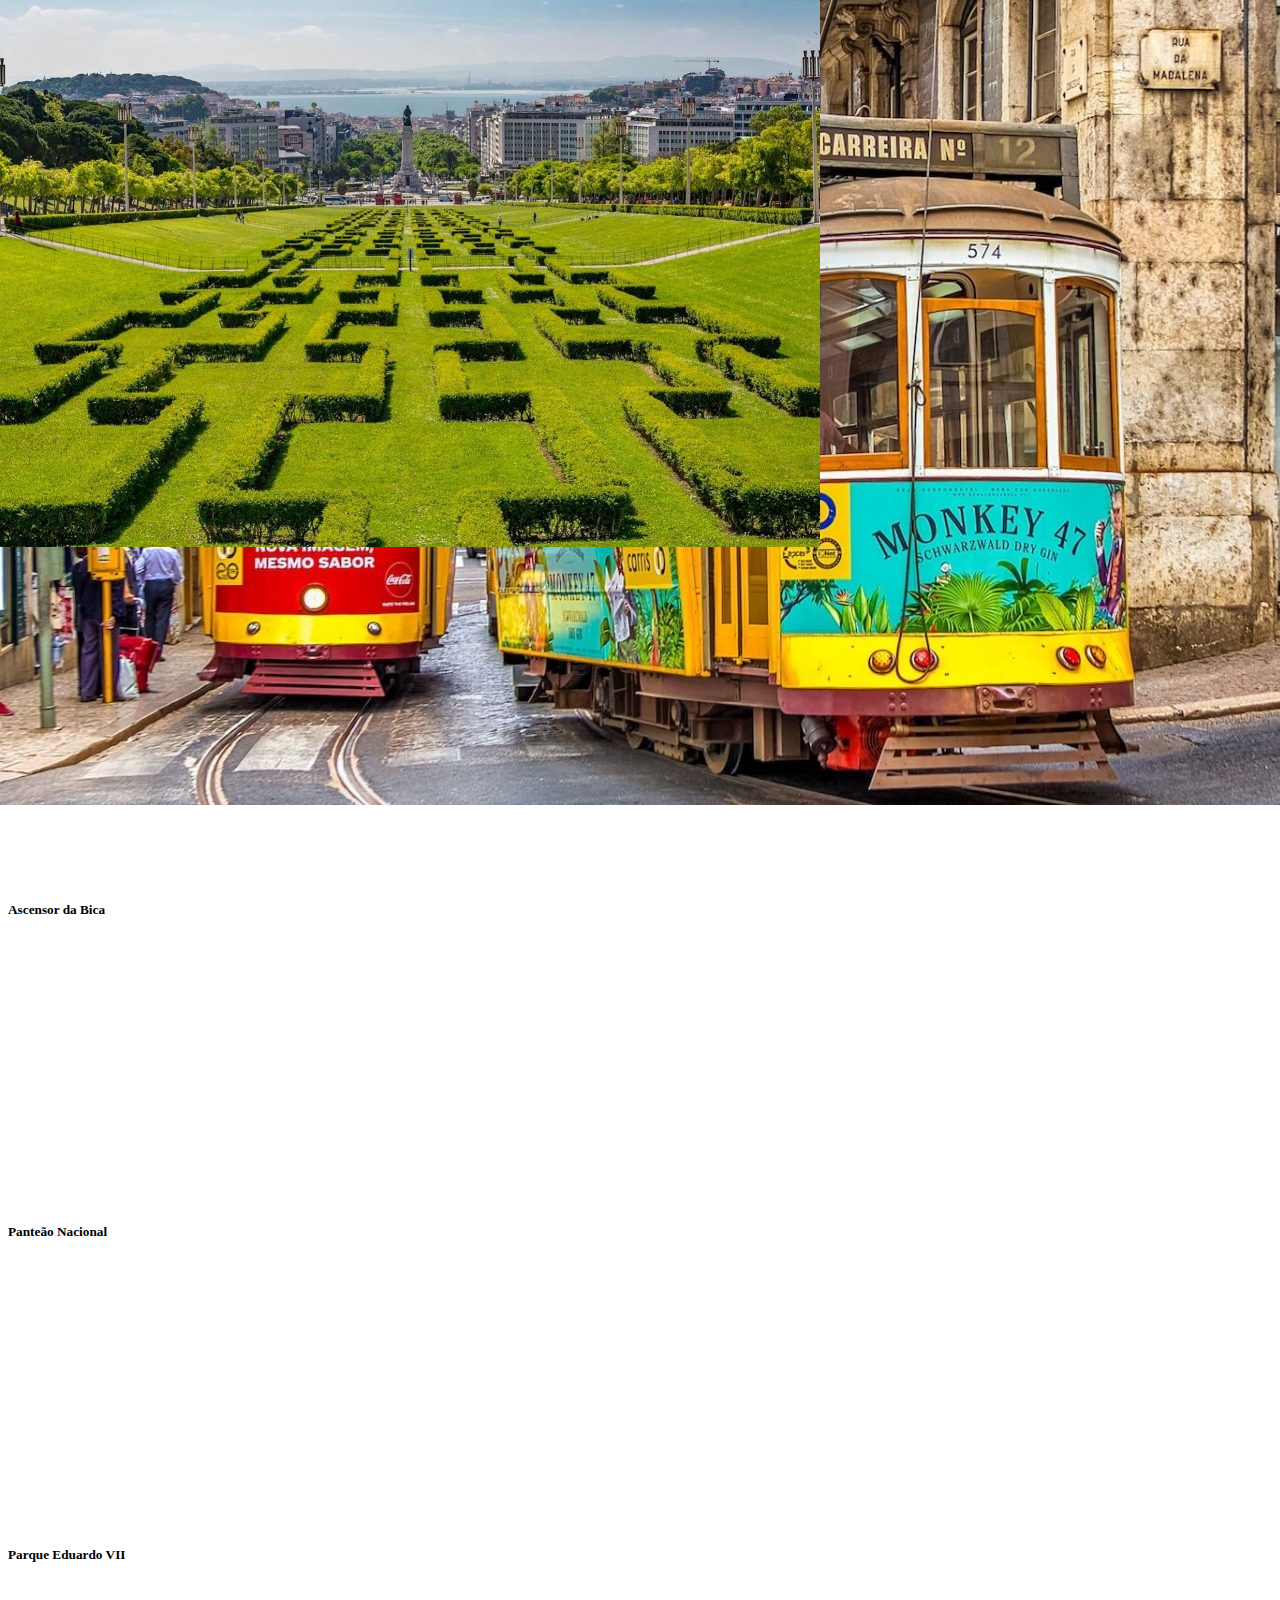
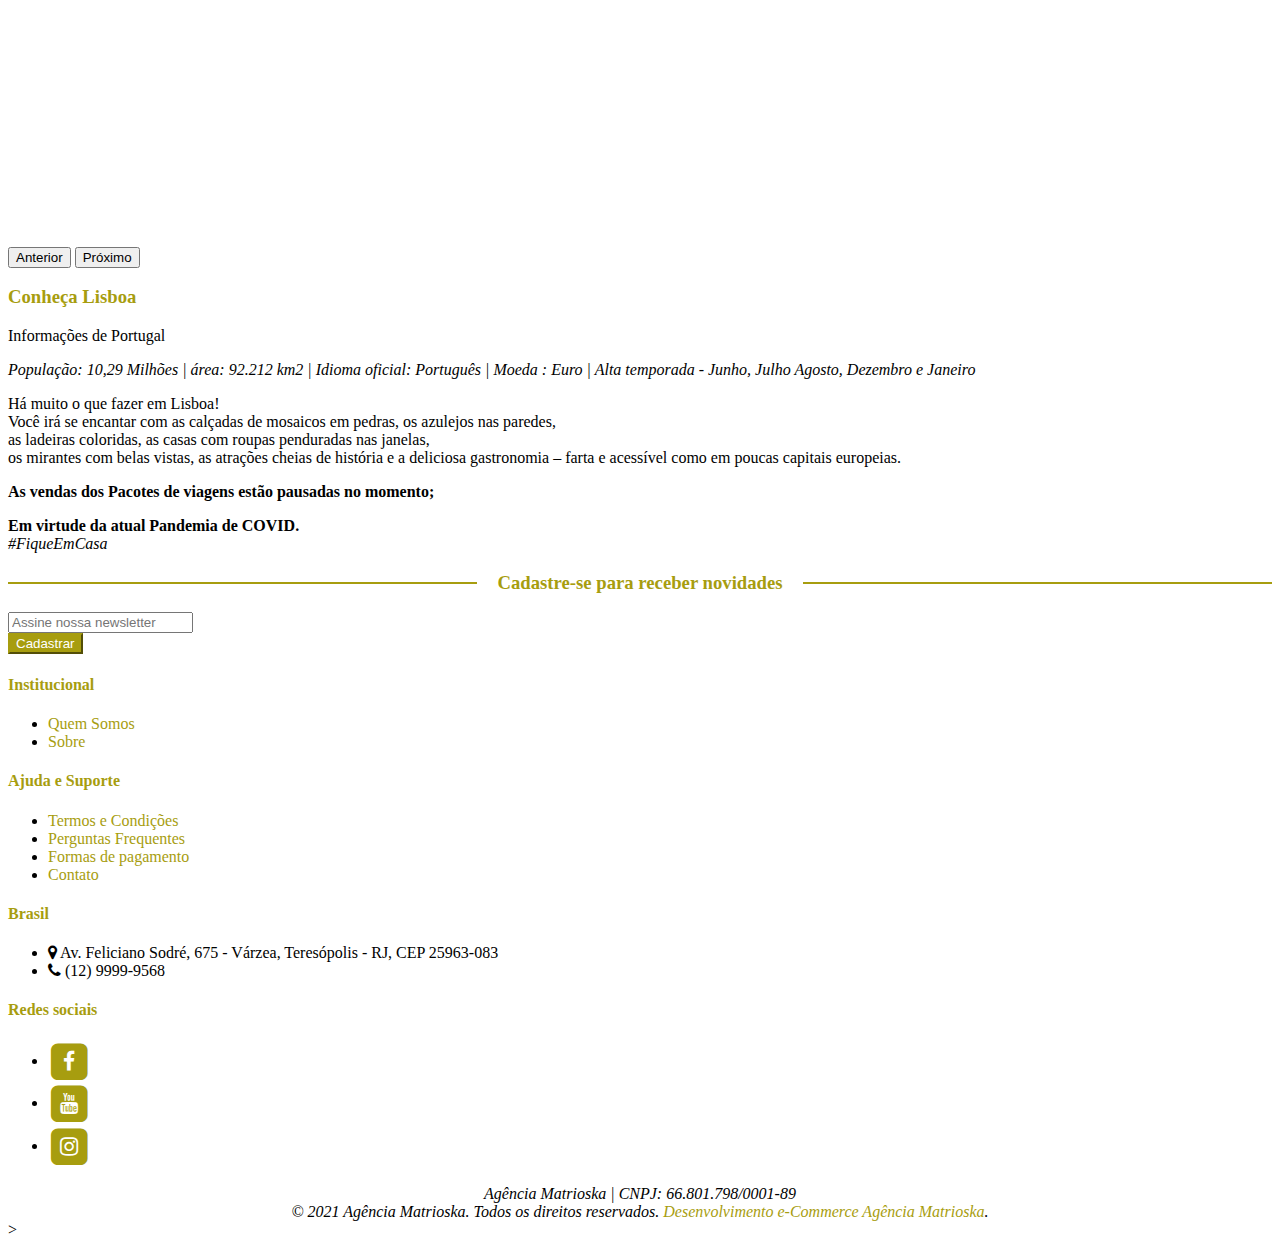
<file: html/lisboa.html>
<!DOCTYPE html>
<html>
    <head>
        <meta charset="UTF-8">
        <meta http-equiv="Content-Type" content="text/html; charset=utf-8" />
        <title>Lisboa - Matrioska Viagens</title>
        <meta name="description"
            content="Vinho, Neve, História e tradição. Tudo isso em um só lugar. Conheça Santiago no Chile." />
        <meta name="keywords" content="Terra do Fogo, Patagônia Argentina, agência matrioska, viagem inesquecível
        " />
        <meta name="robots" content="index,follow" />
        <meta name="author" content="Agência Matrioska">
        <link rel="icon" href="../Assets/img/favicon.png" type="image/x-icon" />
        <link rel="shortcut icon" href="favicon.ico" type="image/x-icon" />
        <meta property="og:url" content="agenciamatrioska.localhost" />
        <meta property="og:title" content="Conheça Santiago- Agência Matrioska">
        <meta property="og:description"
            content="Vinho, Neve, História e tradição. Tudo isso em um só lugar. Conheça Santiago no Chile." />
        <meta name="viewport" content="width=device-width, initial-scale=1.0" />
        <link href="https://cdn.jsdelivr.net/npm/bootstrap@5.0.1/dist/css/bootstrap.min.css" rel="stylesheet" integrity="sha384-+0n0xVW2eSR5OomGNYDnhzAbDsOXxcvSN1TPprVMTNDbiYZCxYbOOl7+AMvyTG2x" crossorigin="anonymous">
        <link rel="stylesheet" href="https://cdnjs.cloudflare.com/ajax/libs/font-awesome/4.7.0/css/font-awesome.min.css">

        <link href="../Assets/css/style.css" rel="stylesheet" />
    </head>
    <body class="Santiago">
        <div class="container">
            <header role="banner">
                <a href="index.html" title="Agência Matrioska">
                    <img src="../Assets/img/_Logotipo.png" alt="Agência Matrioska" />
                </a>
            </header>
        </div>
        <div class="container-fluid bgPtg">
            <nav class="navbar navbar-expand-lg navbar-light bg-light">
                <div class="container">
                    <button class="navbar-toggler" type="button" data-bs-toggle="collapse" data-bs-target="#navbarMenuPrincipal" aria-controls="navbarMenuPrincipal" aria-expanded="false" aria-label="Alternar visibilidade">
                        <span class="navbar-toggler-icon"></span>
                    </button>
                    <div class="collapse navbar-collapse" id="navbarMenuPrincipal">
                        <ul class="navbar-nav me-auto mb-2 mb-lg-0">
                            <li class="nav-item">
                                <a class="nav-link active" aria-current="page" href="index.html">In&iacute;cio</a>
                            </li>
                            <li class="nav-item dropdown">
                                <a class="nav-link dropdown-toggle" href="#" id="navbarDropdown" role="button" data-bs-toggle="dropdown" aria-expanded="false">
                                    Destinos
                                </a>
                                <ul class="dropdown-menu" aria-labelledby="navbarDropdown">
                                    <li><a class="dropdown-item" href="terra-do-fogo.html">Terra do Fogo - Patagônia Argentina</a></li>
                                    <li><a class="dropdown-item" href="amsterdam.html">Amsterdam - Holanda</a></li>
                                    <li><a class="dropdown-item" href="nova-zelandia.html">Wellington - Nova Zelândia</a></li>
                                    <li><a class="dropdown-item" href="santiago.html">Santiago - Chile</a></li>
                                    <li><a class="dropdown-item" href="lisboa.html">Lisboa - Portugal</a></li>
                                    <li><a class="dropdown-item" href="rio-de-janeiro.html">Rio de Janeiro - Brasil</a></li>
                                </ul>
                            </li>
                            <li class="nav-item">
                                <a class="nav-link" aria-current="page" href="sobre.html">Sobre</a>
                            </li>
                            <li class="nav-item">
                                <a class="nav-link" aria-current="page" href="quem-somos.html">Quem Somos</a>
                            </li>
                        </ul>
                    </div>
                </div>
            </nav>
        </div>

        <div class="main">
            <div class="container">
                <div class="layout layout-1-col">
                    <div role="main">
                        <h2 class="sidding-lines">
                            <a href="#santiago">Lisboa</a>
                        </h2>
                        <a name="santiago">&nbsp;</a>
                        <!-- carousel -->
                        <div class="row">
                            <div class="col-md-4 col-sm-12 col-lg-6">
                                <div id="carouselInnerPages" class="carousel slide carousel-fade carousel-dark" data-bs-ride="carousel">
                                    <div class="carousel-indicators">
                                        <button type="button" data-bs-target="#carouselInnerPages" data-bs-slide-to="0" class="active" aria-current="true" aria-label="Slide 1"></button>
                                        <button type="button" data-bs-target="#carouselInnerPages" data-bs-slide-to="1" aria-label="Slide 2"></button>
                                        <button type="button" data-bs-target="#carouselInnerPages" data-bs-slide-to="2" aria-label="Slide 3"></button>
                                        <button type="button" data-bs-target="#carouselInnerPages" data-bs-slide-to="3" aria-label="Slide 4"></button>
                                    </div>
                                    <div class="carousel-inner">
                                        <div class="carousel-item active">
                                            <img src="../Assets/img/lisboa/arco-augusta.jpg" class="d-block w-100" alt="Palácio La Moneda">
                                            <div class="carousel-caption d-none d-md-block">
                                                <h5>Arco Augusta</h5>
                                            </div>
                                        </div>
                                        <div class="carousel-item">
                                            <img src="../Assets/img/lisboa/ascensor-da-bica.jpg" class="d-block w-100" alt="Cerro San Cristóban">
                                            <div class="carousel-caption d-none d-md-block">
                                                <h5>Ascensor da Bica</h5>
                                            </div>
                                        </div>
                                        <div class="carousel-item">
                                            <img src="../Assets/img/lisboa/panteao-nacional.jpg" class="d-block w-100" alt="Vinícola Concha y Toro">
                                            <div class="carousel-caption d-none d-md-block">
                                                <h5>Panteão Nacional</h5>
                                            </div>
                                        </div>
                                        <div class="carousel-item">
                                            <img src="../Assets/img/lisboa/parque-eduardo-vii.jpg" class="d-block w-100" alt="Plaza de Armas">
                                            <div class="carousel-caption d-none d-md-block">
                                                <h5>Parque Eduardo VII</h5>
                                            </div>
                                        </div>
                                    </div>
                                    <button class="carousel-control-prev" type="button" data-bs-target="#carouselInnerPages" data-bs-slide="prev">
                                        <span class="carousel-control-prev-icon" aria-hidden="true"></span>
                                        <span class="visually-hidden">Anterior</span>
                                    </button>
                                    <button class="carousel-control-next" type="button" data-bs-target="#carouselInnerPages" data-bs-slide="next">
                                        <span class="carousel-control-next-icon" aria-hidden="true"></span>
                                        <span class="visually-hidden">Próximo</span>
                                    </button>
                                </div>
                            </div>
                                <div class="col-md-8 col-sm-12 col-lg-6">
                                    <div id="texto-descritivo">
                                    <h3>Conheça Lisboa</h3>
                                    <p>Informações de Portugal<br>
                                        <p><em>População: 10,29 Milhões | área: 92.212 km2 | Idioma oficial: Português | Moeda : Euro
                                        | Alta temporada - Junho, Julho Agosto, Dezembro e Janeiro</em><br></p>
                                    <p>Há muito o que fazer em Lisboa!<br />
                                        Você irá se encantar com as calçadas de mosaicos em pedras, os azulejos nas paredes,
                                        <br /> as ladeiras coloridas, as casas com roupas penduradas nas janelas,
                                        <br /> os mirantes com belas vistas, as atrações cheias de história e a deliciosa gastronomia – farta e acessível como em poucas capitais europeias.
                                        <br />
                                        <p><strong> As vendas dos Pacotes de viagens estão pausadas no momento; <br>
                                            <p>Em virtude da atual Pandemia de COVID.<br></strong>
                                                <em>#FiqueEmCasa</em></p>
                                </div>
                            </div>
                        </div>
                    </div>
                </div>
            </div>
        </div>

        <div class="container">
            <footer role="contentinfo">
                <div class="footer-newsletter">
                    <h3 class="sidding-lines">Cadastre-se para receber novidades</h3>

                    <form class="row g-3" action="form.html" method="post" id="newsletter" >
                        <div class="offset-lg-3 offset-md-3 offset-sm-3 col-5">
                            <input type="email" class="form-control" id="newsletter" title="Assine nossa newsletter" placeholder="Assine nossa newsletter" />
                        </div>
                        <div class="col-1">
                            <button type="submit" class="btn btn-primary">Cadastrar</button></n></n>
                        </div>
                    </form>
                </div>

                <div class="footer-cols">
                    <div class="row justify-content-center align-items-center">
                        <div class="col-xs-6 col-sm-4 col-md-2">
                            <h4>Institucional</h4>
                            <ul class="list-unstyled">
                                <li><a href="quem-somos.html">Quem Somos</a></li>
                                <li><a href="sobre.html">Sobre</a></li>
                            </ul>
                        </div>
                        <div class="col-xs-12 col-sm-4 col-md-2">
                            <h4>Ajuda e Suporte</h4>
                            <ul class="list-unstyled">
                                <li>
                                    <a href="termos-e-condicoes.html">Termos e Condições</a>
                                </li>
                                <li>
                                    <a href="faq.html">Perguntas Frequentes</a>
                                </li>
                                <li>
                                    <a href="formas-de-pagament.html">Formas de pagamento</a>
                                </li>
                                <li>
                                    <a href="contato.html">Contato</a>
                                </li>
                            </ul>
                        </div>

                        <div class="col-xs-12 col-sm-4 col-md-3 infos-contatos">
                            <h4>Brasil</h4>
                            <ul class="list-unstyled">
                                <li>
                                    <i class="fa fa-map-marker"></i>
                                    Av. Feliciano Sodré, 675 - Várzea, Teresópolis - RJ, CEP 25963-083
                                </li>
                                <li>
                                    <i class="fa fa-phone"></i>
                                    (12) 9999-9568
                                </li>
                            </ul>
                        </div>

                        <div class="col-xs-12 col-sm-4 col-md-3 infos-contatos">
                            <h4>Redes sociais</h4>
                            <ul class="list-unstyled">
                                <li>
                                    <a href="https://www.facebook.com/" target="_blank" title="Facebook" class="facebook">
                                        <span class="fa-stack fa-lg">
                                            <i class="fa fa-square fa-stack-2x"></i>
                                            <i class="fa fa-facebook fa-stack-1x fa-inverse"></i>
                                        </span>
                                    </a>
                                </li>
                                <li>
                                    <a href="https://www.youtube.com" target="_blank" title="Youtube" class="youtube">
                                        <span class="fa-stack fa-lg">
                                            <i class="fa fa-square fa-stack-2x"></i>
                                            <i class="fa fa-youtube fa-stack-1x fa-inverse"></i>
                                        </span>
                                    </a>
                                </li>
                                <li>
                                    <a href="https://www.instagram.com" target="_blank" title="Instagram" class="instagram">
                                        <span class="fa-stack fa-lg">
                                            <i class="fa fa-square fa-stack-2x"></i>
                                            <i class="fa fa-instagram fa-stack-1x fa-inverse"></i>
                                        </span>
                                    </a>
                                </li>
                            </ul>
                        </div>
                    </div>
                </div>

                <address>
                    Ag&ecirc;ncia Matrioska | CNPJ: 66.801.798/0001-89 <br>
                    &copy; 2021 Ag&ecirc;ncia Matrioska. Todos os direitos reservados. <a href="index.html"
                        target="_blank">Desenvolvimento e-Commerce Ag&ecirc;ncia Matrioska</a>.
                </address>
            </footer>
        </div>

        <link href="https://fonts.googleapis.com/css?family=Open+Sans:300,400,400i,700" rel="stylesheet">

        <script src="https://cdn.jsdelivr.net/npm/bootstrap@5.0.1/dist/js/bootstrap.bundle.min.js" integrity="sha384-gtEjrD/SeCtmISkJkNUaaKMoLD0//ElJ19smozuHV6z3Iehds+3Ulb9Bn9Plx0x4" crossorigin="anonymous"></script>
    </body>
</html>>
</file>
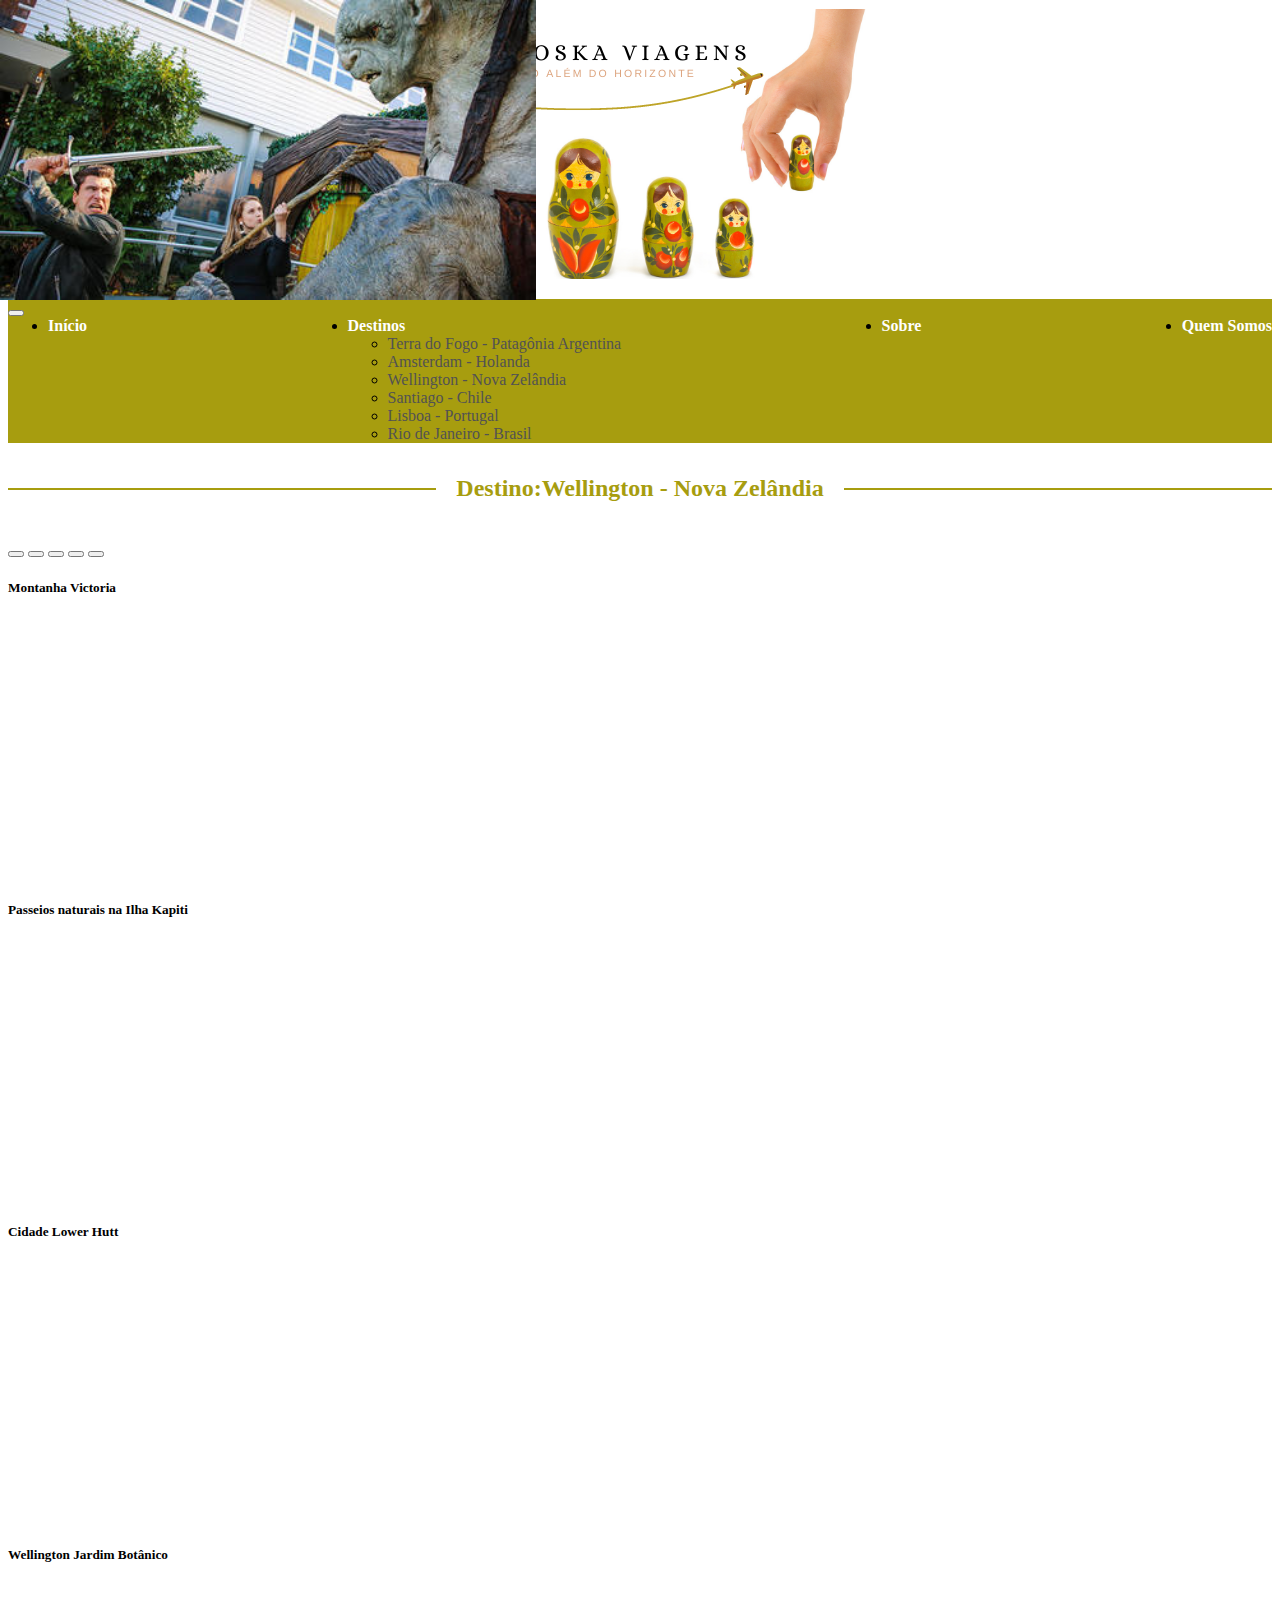
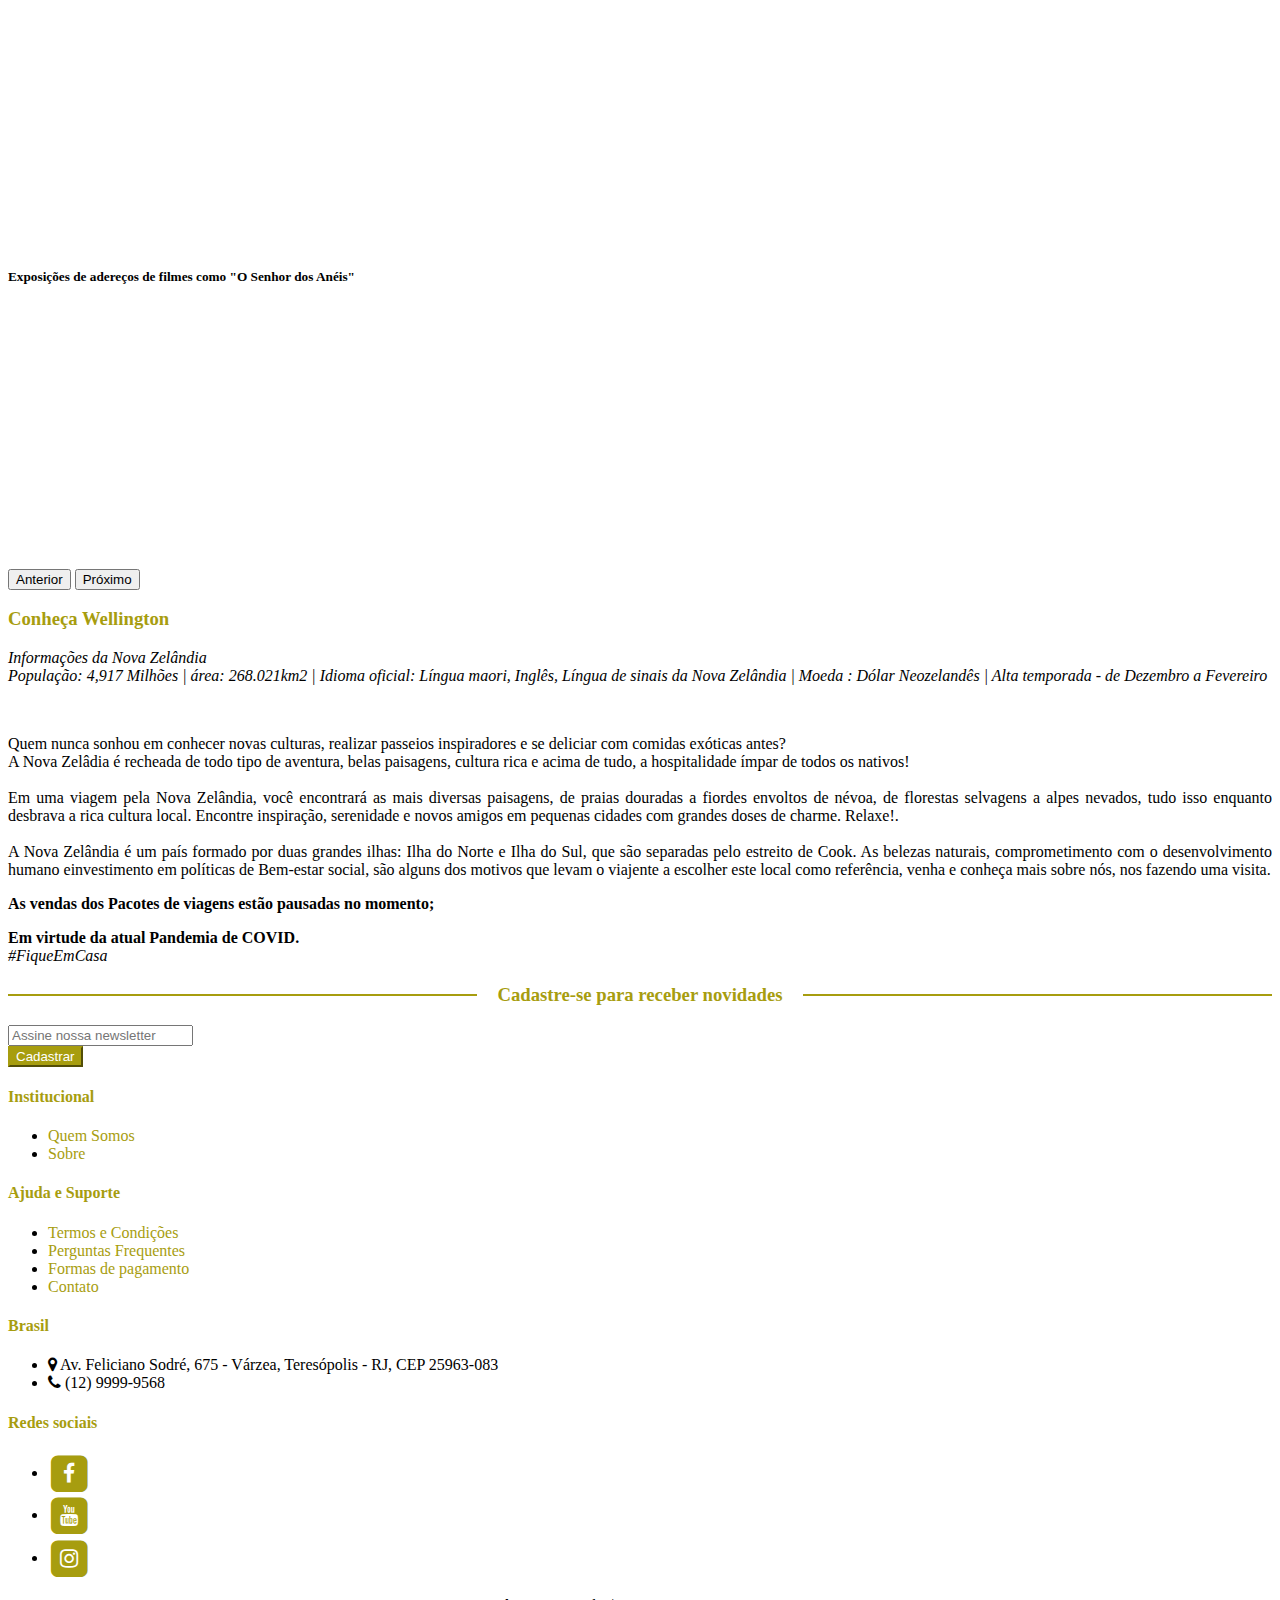
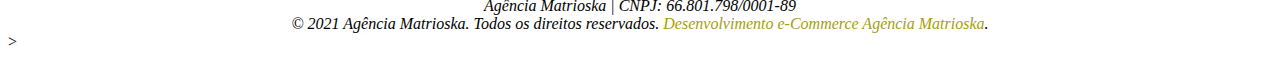
<file: html/nova-zelandia.html>
<!DOCTYPE html>
<html>
    <head>
        <meta charset="UTF-8">
        <meta http-equiv="Content-Type" content="text/html; charset=utf-8" />
        <title>Nova Zelândia - Matrioska Viagens</title>
        <meta name="description"
            content="Quer mudar seus horizontes, conhecer uma nova cultura e engrandecer seu espírito? Venha para a Nova Zelâdia." />
        <meta name="keywords" content="Nova Zelâdia, Cultura Maori, agência matrioska, viagem inesquecível  " />
        <meta name="robots" content="index,follow" />
        <meta name="author" content="Agência Matrioska">
        <link rel="icon" href="../Assets/img/favicon.png" type="image/x-icon" />
        <link rel="shortcut icon" href="favicon.ico" type="image/x-icon" />
        <meta property="og:url" content="agenciamatrioska.localhost" />
        <meta property="og:title" content="Conheça o berço da cultura Maori - Agência Matrioska">
        <meta property="og:description"
            content="Quer mudar seus horizontes, conhecer uma nova cultura e engrandecer seu espírito? Venha para a Nova Zelâdia." />
        <meta name="viewport" content="width=device-width, initial-scale=1.0" />
        <link href="https://cdn.jsdelivr.net/npm/bootstrap@5.0.1/dist/css/bootstrap.min.css" rel="stylesheet" integrity="sha384-+0n0xVW2eSR5OomGNYDnhzAbDsOXxcvSN1TPprVMTNDbiYZCxYbOOl7+AMvyTG2x" crossorigin="anonymous">
        <link rel="stylesheet" href="https://cdnjs.cloudflare.com/ajax/libs/font-awesome/4.7.0/css/font-awesome.min.css">

        <link href="../Assets/css/style.css" rel="stylesheet" />
    </head>
    <body class="Wellington">
        <div class="container">
            <header role="banner">
                <a href="index.html" title="Agência Matrioska">
                    <img src="../Assets/img/_Logotipo.png" alt="Agência Matrioska" />
                </a>
            </header>
        </div>
        <div class="container-fluid bgPtg">
            <nav class="navbar navbar-expand-lg navbar-light bg-light">
                <div class="container">
                    <button class="navbar-toggler" type="button" data-bs-toggle="collapse" data-bs-target="#navbarMenuPrincipal" aria-controls="navbarMenuPrincipal" aria-expanded="false" aria-label="Alternar visibilidade">
                        <span class="navbar-toggler-icon"></span>
                    </button>
                    <div class="collapse navbar-collapse" id="navbarMenuPrincipal">
                        <ul class="navbar-nav me-auto mb-2 mb-lg-0">
                            <li class="nav-item">
                                <a class="nav-link active" aria-current="page" href="index.html">In&iacute;cio</a>
                            </li>
                            <li class="nav-item dropdown">
                                <a class="nav-link dropdown-toggle" href="#" id="navbarDropdown" role="button" data-bs-toggle="dropdown" aria-expanded="false">
                                    Destinos
                                </a>
                                <ul class="dropdown-menu" aria-labelledby="navbarDropdown">
                                    <li><a class="dropdown-item" href="terra-do-fogo.html">Terra do Fogo - Patagônia Argentina</a></li>
                                    <li><a class="dropdown-item" href="amsterdam.html">Amsterdam - Holanda</a></li>
                                    <li><a class="dropdown-item" href="nova-zelandia.html">Wellington - Nova Zelândia</a></li>
                                    <li><a class="dropdown-item" href="santiago.html">Santiago - Chile</a></li>
                                    <li><a class="dropdown-item" href="lisboa.html">Lisboa - Portugal</a></li>
                                    <li><a class="dropdown-item" href="rio-de-janeiro.html">Rio de Janeiro - Brasil</a></li>
                                </ul>
                            </li>
                            <li class="nav-item">
                                <a class="nav-link" aria-current="page" href="sobre.html">Sobre</a>
                            </li>
                            <li class="nav-item">
                                <a class="nav-link" aria-current="page" href="quem-somos.html">Quem Somos</a>
                            </li>
                        </ul>
                    </div>
                </div>
            </nav>
        </div>

        <div class="main">
            <div class="container">
                <div class="layout layout-1-col">
                    <div role="main">
                        <h2 class="sidding-lines">
                            <a href="#nova-zelandia">Destino:Wellington - Nova Zelândia </a>
                        </h2>
                        <a name="nova-zelandia">&nbsp;</a>
                        <!-- carousel -->
                        <div class="row">
                            <div class="col-md-4 col-sm-12 col-lg-6">
                                <div id="carouselInnerPages" class="carousel slide carousel-fade carousel-dark" data-bs-ride="carousel">
                                    <div class="carousel-indicators">
                                        <button type="button" data-bs-target="#carouselInnerPages" data-bs-slide-to="0" class="active" aria-current="true" aria-label="Slide 1"></button>
                                        <button type="button" data-bs-target="#carouselInnerPages" data-bs-slide-to="1" aria-label="Slide 2"></button>
                                        <button type="button" data-bs-target="#carouselInnerPages" data-bs-slide-to="2" aria-label="Slide 3"></button>
                                        <button type="button" data-bs-target="#carouselInnerPages" data-bs-slide-to="3" aria-label="Slide 4"></button>
                                        <button type="button" data-bs-target="#carouselInnerPages" data-bs-slide-to="4" aria-label="Slide 5"></button>
                                    </div>
                                    <div class="carousel-inner">
                                        <div class="carousel-item active">
                                            <img src="../Assets/img/nova-zelandia/mount-victoria.jpg" class="d-block w-100" alt="Mount Victoria">
                                            <div class="carousel-caption d-none d-md-block">
                                                <h5>Montanha Victoria</h5>
                                            </div>
                                        </div>
                                        <div class="carousel-item">
                                            <img src="../Assets/img/nova-zelandia/Kapiti Island Nature Tours.jpg" class="d-block w-100" alt="Kapiti Island Nature Tours">
                                            <div class="carousel-caption d-none d-md-block">
                                                <h5>Passeios naturais na Ilha Kapiti</h5>
                                            </div>
                                        </div>
                                        <div class="carousel-item">
                                            <img src="../Assets/img/nova-zelandia/Lower-Hutt.jpg" class="d-block w-100" alt="Lower-Hutt">
                                            <div class="carousel-caption d-none d-md-block">
                                                <h5>Cidade Lower Hutt</h5>
                                            </div>
                                        </div>
                                        <div class="carousel-item">
                                            <img src="../Assets/img/nova-zelandia/Wellington Botanic Garden.jpg" class="d-block w-100" alt="Wellington Botanic Garden">
                                            <div class="carousel-caption d-none d-md-block">
                                                <h5>Wellington Jardim Botânico</h5>
                                            </div>
                                        </div>
                                        <div class="carousel-item">
                                            <img src="../Assets/img/nova-zelandia/Weta Workshop's Weta Cave Workshop Tour.jpg" class="d-block w-100" alt="Weta Workshop's Weta Cave Workshop Tour">
                                            <div class="carousel-caption d-none d-md-block">
                                                <h5>Exposições de adereços de filmes como "O Senhor dos Anéis" </h5>
                                            </div>
                                        </div>
                                    </div>
                                    <button class="carousel-control-prev" type="button" data-bs-target="#carouselInnerPages" data-bs-slide="prev">
                                        <span class="carousel-control-prev-icon" aria-hidden="true"></span>
                                        <span class="visually-hidden">Anterior</span>
                                    </button>
                                    <button class="carousel-control-next" type="button" data-bs-target="#carouselInnerPages" data-bs-slide="next">
                                        <span class="carousel-control-next-icon" aria-hidden="true"></span>
                                        <span class="visually-hidden">Próximo</span>
                                    </button>
                                </div>
                            </div>
                                <div class="col-md-8 col-sm-12 col-lg-6">
                                    <div id="texto-descritivo">
                                    <h3>Conheça Wellington</h3>
                                    <p><em>Informações da Nova Zelândia<br>
                                    População: 4,917 Milhões | área: 268.021km2 | Idioma oficial: Língua maori, Inglês, Língua de sinais da Nova Zelândia | Moeda : Dólar Neozelandês
                                    | Alta temporada - de Dezembro a Fevereiro</em></p><br>
                                    <p> Quem nunca sonhou em conhecer novas culturas, realizar passeios inspiradores e se deliciar com comidas exóticas antes?<br /> A Nova Zelâdia é recheada de todo tipo de aventura, belas paisagens, cultura rica e acima de tudo, a hospitalidade ímpar de todos os nativos!<br /> <br />

                                     Em uma viagem pela Nova Zelândia, você encontrará as mais diversas paisagens, de praias douradas a fiordes envoltos de névoa, de florestas selvagens a alpes nevados, tudo isso enquanto desbrava a rica cultura local. Encontre inspiração, serenidade e novos amigos em pequenas cidades com grandes doses de charme. Relaxe!.<br><br>

                                     A Nova Zelândia é um país formado por duas grandes ilhas: Ilha do Norte e Ilha do Sul, que são separadas pelo estreito de Cook. As belezas naturais, comprometimento com o desenvolvimento humano einvestimento em políticas de Bem-estar social, são alguns dos motivos que levam o viajente a escolher este local como referência, venha e conheça mais sobre nós, nos fazendo uma visita. 
                                     <br />
                                     <p><strong> As vendas dos Pacotes de viagens estão pausadas no momento; <br>
                                         <p>Em virtude da atual Pandemia de COVID.<br></strong>
                                             <em>#FiqueEmCasa</em></p>
                                </div>
                            </div>
                        </div>
                    </div>
                </div>
            </div>
        </div>

        <div class="container">
            <footer role="contentinfo">
                <div class="footer-newsletter">
                    <h3 class="sidding-lines">Cadastre-se para receber novidades</h3>

                    <form class="row g-3" action="form.html" method="post" id="newsletter" >
                        <div class="offset-lg-3 offset-md-3 offset-sm-3 col-5">
                            <input type="email" class="form-control" id="newsletter" title="Assine nossa newsletter" placeholder="Assine nossa newsletter" />
                        </div>
                        <div class="col-1">
                            <button type="submit" class="btn btn-primary">Cadastrar</button></n></n>
                        </div>
                    </form>
                </div>

                <div class="footer-cols">
                    <div class="row justify-content-center align-items-center">
                        <div class="col-xs-6 col-sm-4 col-md-2">
                            <h4>Institucional</h4>
                            <ul class="list-unstyled">
                                <li><a href="quem-somos.html">Quem Somos</a></li>
                                <li><a href="sobre.html">Sobre</a></li>
                            </ul>
                        </div>
                        <div class="col-xs-12 col-sm-4 col-md-2">
                            <h4>Ajuda e Suporte</h4>
                            <ul class="list-unstyled">
                                <li>
                                    <a href="termos-e-condicoes.html">Termos e Condições</a>
                                </li>
                                <li>
                                    <a href="faq.html">Perguntas Frequentes</a>
                                </li>
                                <li>
                                    <a href="formas-de-pagament.html">Formas de pagamento</a>
                                </li>
                                <li>
                                    <a href="contato.html">Contato</a>
                                </li>
                            </ul>
                        </div>

                        <div class="col-xs-12 col-sm-4 col-md-3 infos-contatos">
                            <h4>Brasil</h4>
                            <ul class="list-unstyled">
                                <li>
                                    <i class="fa fa-map-marker"></i>
                                    Av. Feliciano Sodré, 675 - Várzea, Teresópolis - RJ, CEP 25963-083
                                </li>
                                <li>
                                    <i class="fa fa-phone"></i>
                                    (12) 9999-9568
                                </li>
                            </ul>
                        </div>

                        <div class="col-xs-12 col-sm-4 col-md-3 infos-contatos">
                            <h4>Redes sociais</h4>
                            <ul class="list-unstyled">
                                <li>
                                    <a href="https://www.facebook.com/" target="_blank" title="Facebook" class="facebook">
                                        <span class="fa-stack fa-lg">
                                            <i class="fa fa-square fa-stack-2x"></i>
                                            <i class="fa fa-facebook fa-stack-1x fa-inverse"></i>
                                        </span>
                                    </a>
                                </li>
                                <li>
                                    <a href="https://www.youtube.com" target="_blank" title="Youtube" class="youtube">
                                        <span class="fa-stack fa-lg">
                                            <i class="fa fa-square fa-stack-2x"></i>
                                            <i class="fa fa-youtube fa-stack-1x fa-inverse"></i>
                                        </span>
                                    </a>
                                </li>
                                <li>
                                    <a href="https://www.instagram.com" target="_blank" title="Instagram" class="instagram">
                                        <span class="fa-stack fa-lg">
                                            <i class="fa fa-square fa-stack-2x"></i>
                                            <i class="fa fa-instagram fa-stack-1x fa-inverse"></i>
                                        </span>
                                    </a>
                                </li>
                            </ul>
                        </div>
                    </div>
                </div>

                <address>
                    Ag&ecirc;ncia Matrioska | CNPJ: 66.801.798/0001-89 <br>
                    &copy; 2021 Ag&ecirc;ncia Matrioska. Todos os direitos reservados. <a href="index.html"
                        target="_blank">Desenvolvimento e-Commerce Ag&ecirc;ncia Matrioska</a>.
                </address>
            </footer>
        </div>

        <link href="https://fonts.googleapis.com/css?family=Open+Sans:300,400,400i,700" rel="stylesheet">
        

        <script src="https://cdn.jsdelivr.net/npm/bootstrap@5.0.1/dist/js/bootstrap.bundle.min.js" integrity="sha384-gtEjrD/SeCtmISkJkNUaaKMoLD0//ElJ19smozuHV6z3Iehds+3Ulb9Bn9Plx0x4" crossorigin="anonymous"></script>
    </body>
</html>>
</file>
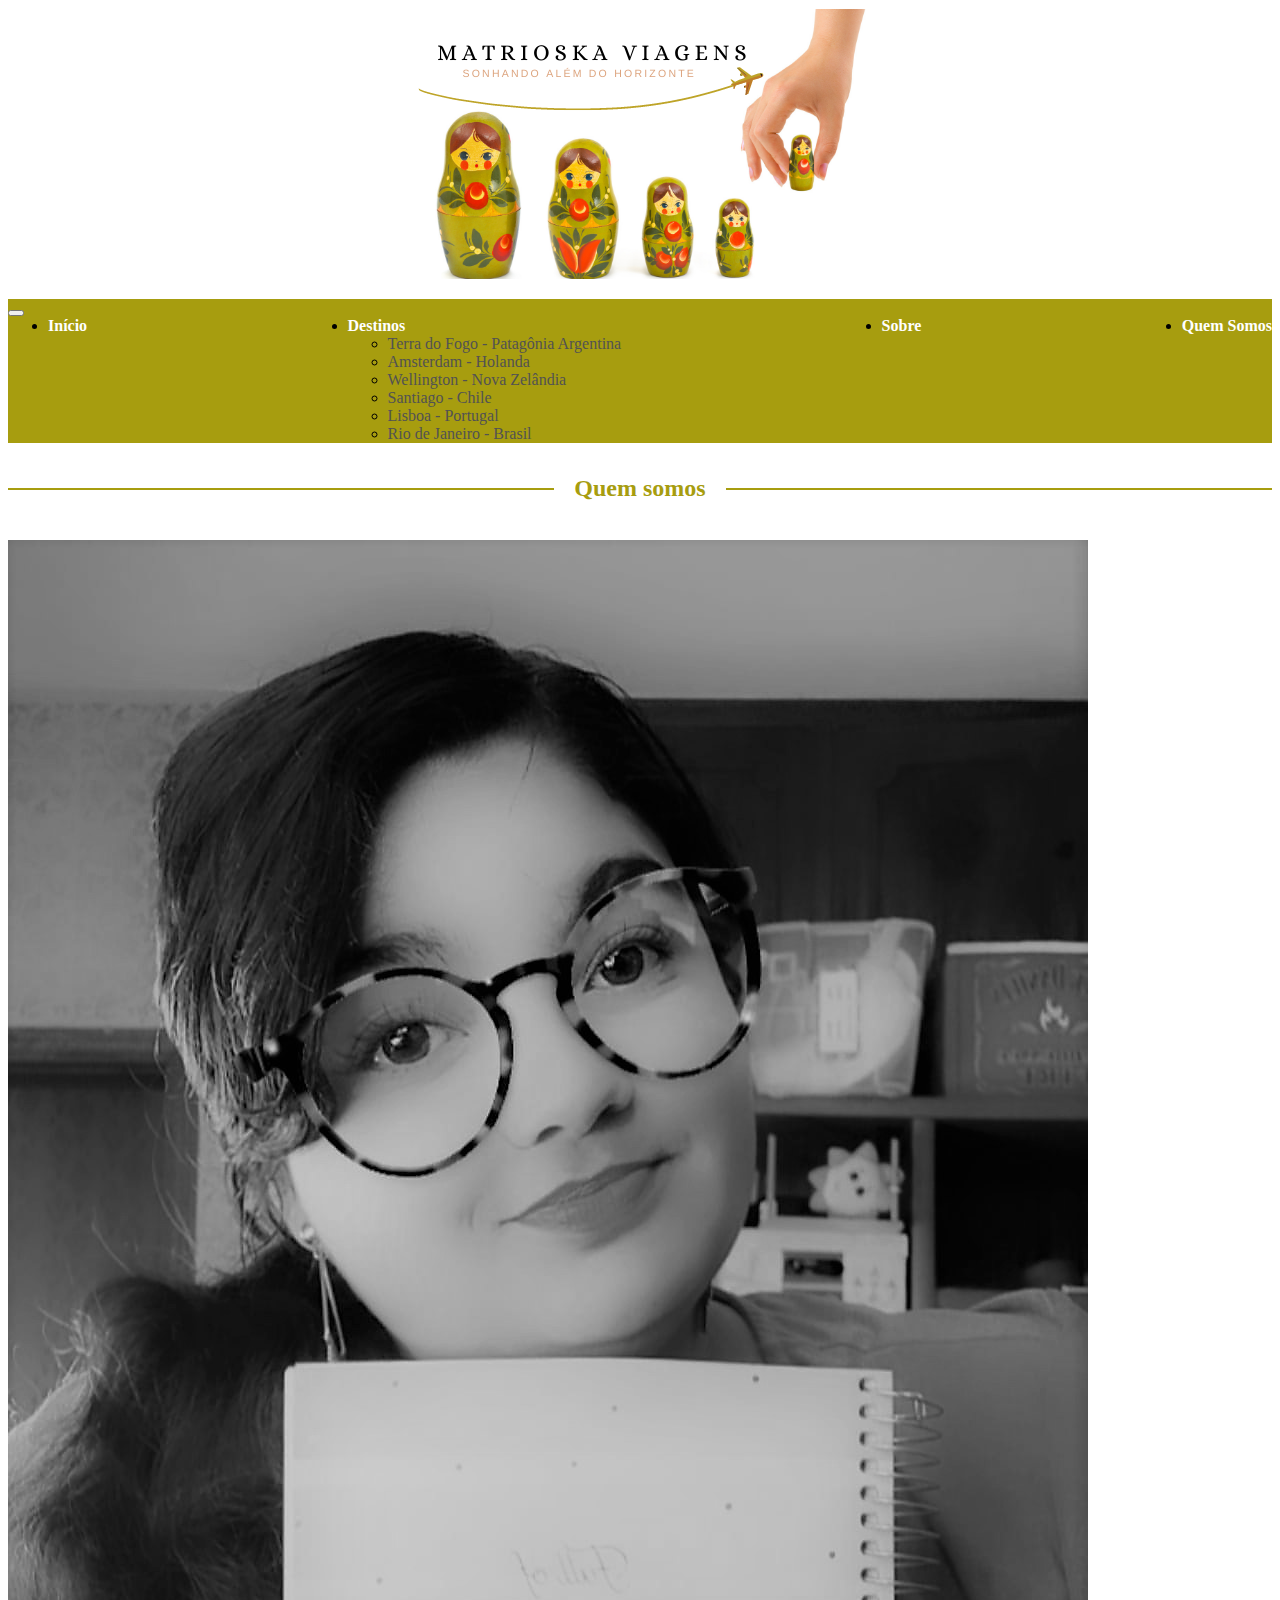
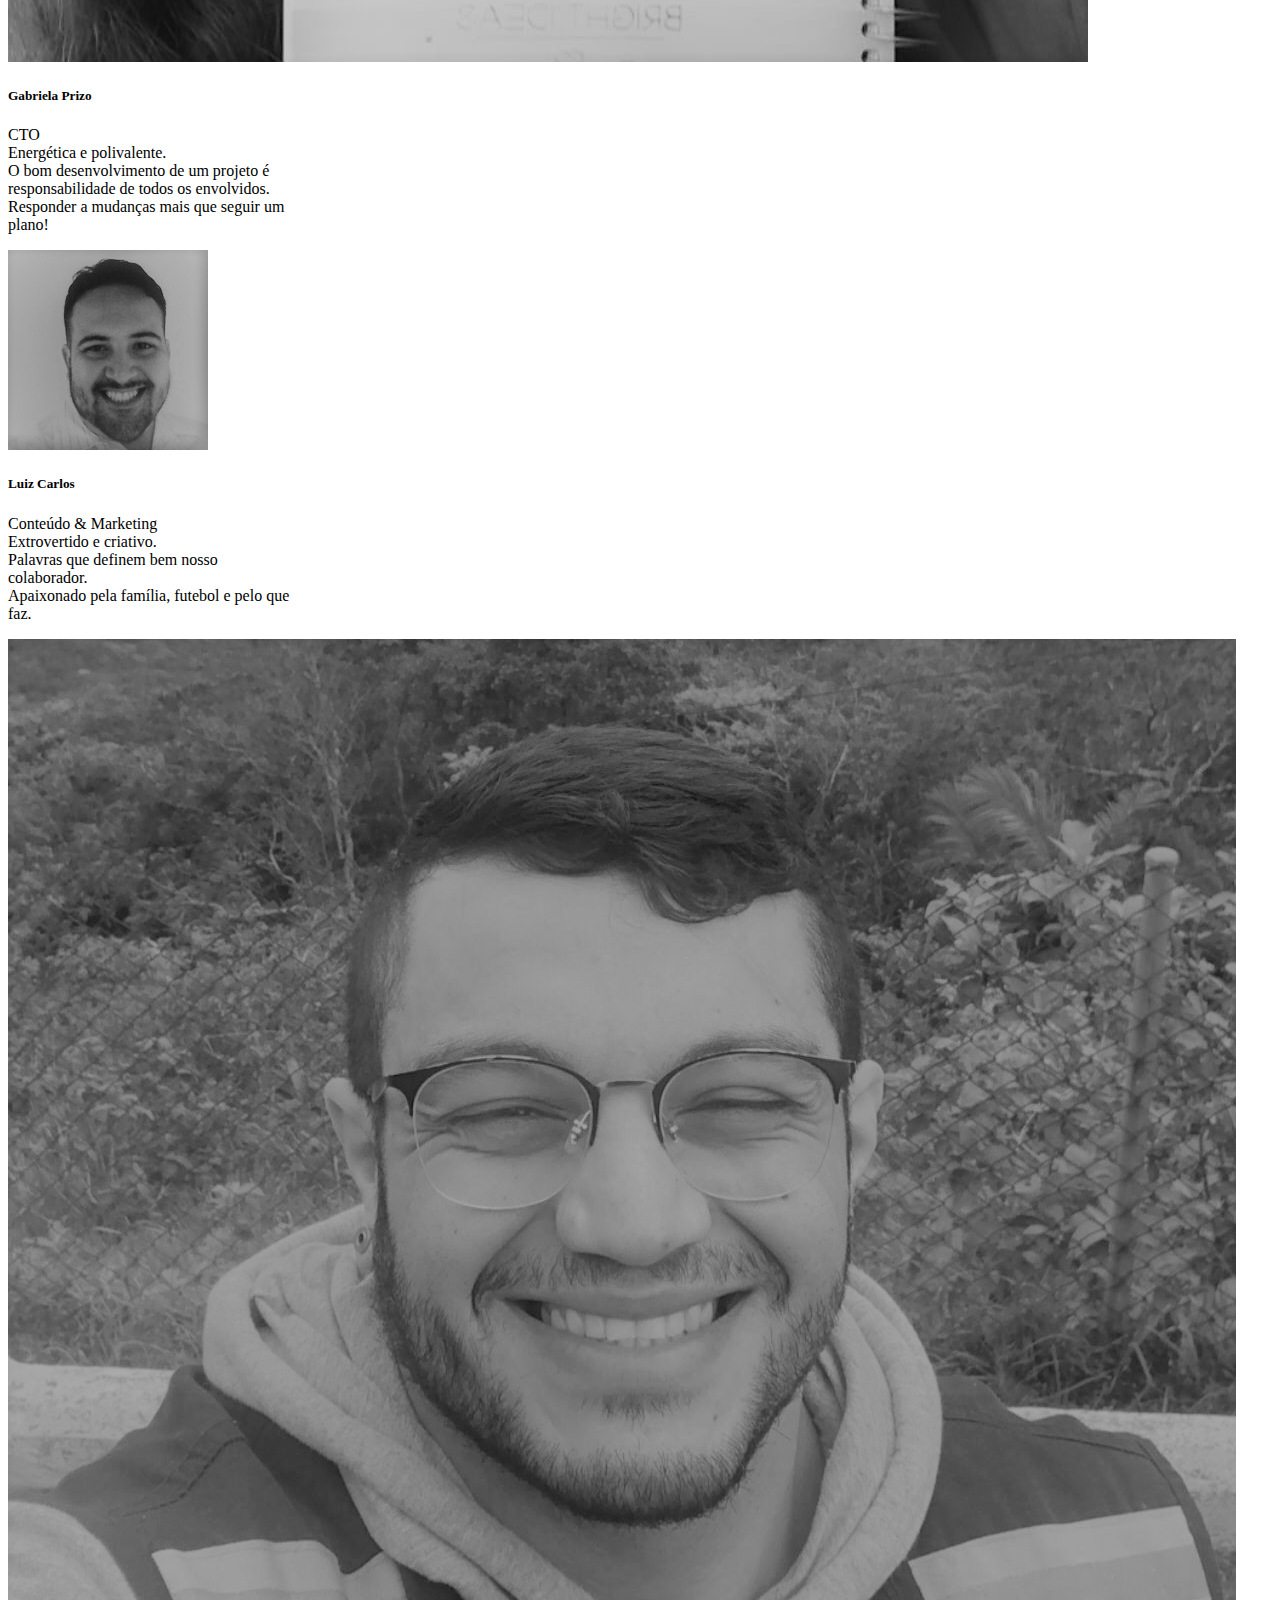
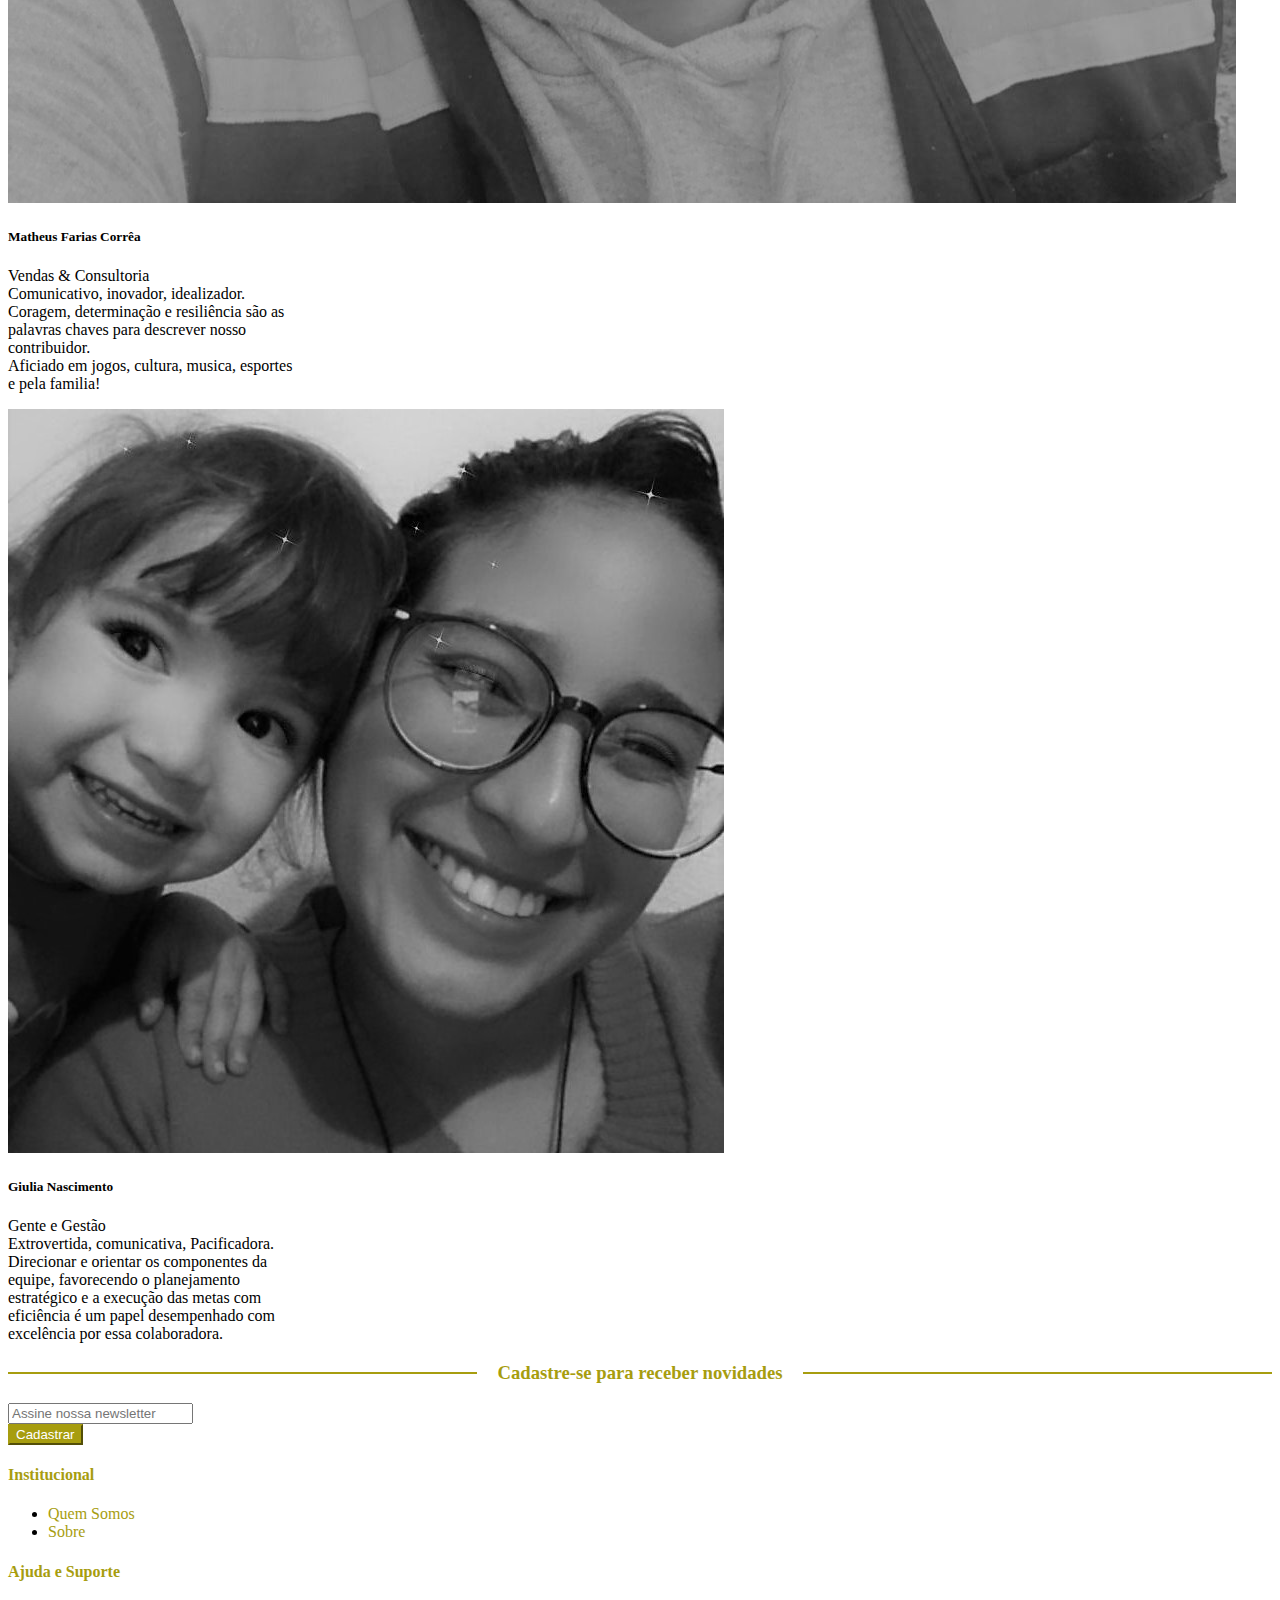
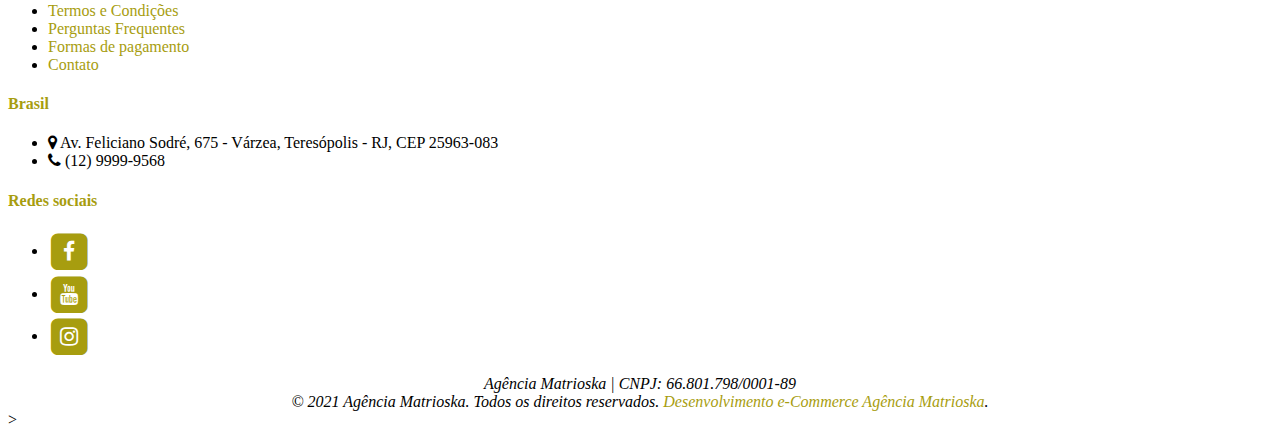
<file: html/quem-somos.html>
<!DOCTYPE html>
<html>
    <head>
        <meta charset="UTF-8">
        <meta http-equiv="Content-Type" content="text/html; charset=utf-8" />
        <title>Quem Somos - Matrioska Viagens</title>
        <meta name="description"
            content="Gostaria de fazer uma viagem inesquecível? Viaje para a terra do fogo na patagônia argentina e conheça a cidade do Fim do mundo" />
        <meta name="keywords" content="Terra do Fogo, Patagônia Argentina, agência matrioska, viagem inesquecível
        " />
        <meta name="robots" content="index,follow" />
        <meta name="author" content="Agência Matrioska">
        <link rel="icon" href="../Assets/img/favicon.png" type="image/x-icon" />
        <link rel="shortcut icon" href="favicon.ico" type="image/x-icon" />
        <meta property="og:url" content="agenciamatrioska.localhost" />
        <meta property="og:title" content="Conheça a Terra do Fogo - Agência Matrioska">
        <meta property="og:description"
            content="Gostaria de fazer uma viagem inesquecível? Viaje para a terra do fogo na patagônia argentina e conheça a cidade do Fim do mundo" />
        <meta name="viewport" content="width=device-width, initial-scale=1.0" />
        <link href="https://cdn.jsdelivr.net/npm/bootstrap@5.0.1/dist/css/bootstrap.min.css" rel="stylesheet" integrity="sha384-+0n0xVW2eSR5OomGNYDnhzAbDsOXxcvSN1TPprVMTNDbiYZCxYbOOl7+AMvyTG2x" crossorigin="anonymous">
        <link rel="stylesheet" href="https://cdnjs.cloudflare.com/ajax/libs/font-awesome/4.7.0/css/font-awesome.min.css">

        <link href="../Assets/css/style.css" rel="stylesheet" />
    </head>
    <body class="patagonia">
        <div class="container">
            <header role="banner">
                <a href="index.html" title="Agência Matrioska">
                    <img src="../Assets/img/_Logotipo.png" alt="Agência Matrioska" />
                </a>
            </header>
        </div>
        <div class="container-fluid bgPtg">
            <nav class="navbar navbar-expand-lg navbar-light bg-light">
                <div class="container">
                    <button class="navbar-toggler" type="button" data-bs-toggle="collapse" data-bs-target="#navbarMenuPrincipal" aria-controls="navbarMenuPrincipal" aria-expanded="false" aria-label="Alternar visibilidade">
                        <span class="navbar-toggler-icon"></span>
                    </button>
                    <div class="collapse navbar-collapse" id="navbarMenuPrincipal">
                        <ul class="navbar-nav me-auto mb-2 mb-lg-0">
                            <li class="nav-item">
                                <a class="nav-link active" aria-current="page" href="index.html">In&iacute;cio</a>
                            </li>
                            <li class="nav-item dropdown">
                                <a class="nav-link dropdown-toggle" href="#" id="navbarDropdown" role="button" data-bs-toggle="dropdown" aria-expanded="false">
                                    Destinos
                                </a>
                                <ul class="dropdown-menu" aria-labelledby="navbarDropdown">
                                    <li><a class="dropdown-item" href="terra-do-fogo.html">Terra do Fogo - Patagônia Argentina</a></li>
                                    <li><a class="dropdown-item" href="amsterdam.html">Amsterdam - Holanda</a></li>
                                    <li><a class="dropdown-item" href="nova-zelandia.html">Wellington - Nova Zelândia</a></li>
                                    <li><a class="dropdown-item" href="santiago.html">Santiago - Chile</a></li>
                                    <li><a class="dropdown-item" href="lisboa.html">Lisboa - Portugal</a></li>
                                    <li><a class="dropdown-item" href="rio-de-janeiro.html">Rio de Janeiro - Brasil</a></li>
                                </ul>
                            </li>
                            <li class="nav-item">
                                <a class="nav-link" aria-current="page" href="sobre.html">Sobre</a>
                            </li>
                            <li class="nav-item">
                                <a class="nav-link" aria-current="page" href="quem-somos.html">Quem Somos</a>
                            </li>
                        </ul>
                    </div>
                </div>
            </nav>
        </div>

        <div class="main">
            <div class="container">
                <div class="layout layout-1-col">
                    <div role="main">
                        <h2 class="sidding-lines">
                            <a href="#quem-somos">Quem somos</a>
                        </h2>
                        <a name="quem-somos">&nbsp;</a>
                        <div class="row quem-somos-items">
                            <div class="col-xs-12 col-sm-6 col-md-4">
                                <div class="card h-100" style="width: 18rem;">
                                    <img src="../Assets/img/Perfil/gabriela-foto.jpg" class="card-img-top" alt="Fulano 1">
                                    <div class="card-body">
                                        <h5 class="card-title">
                                            Gabriela Prizo
                                        </h5>
                                        <p class="card-text">
                                            <span class="badge bg-warning text-dark">CTO</span>
                                                <br />
                                            Energética e polivalente.
                                                <br />
                                            O bom desenvolvimento de um projeto é responsabilidade de todos os envolvidos.
                                                <br />
                                            Responder a mudanças mais que seguir um plano!
                                        </p>
                                    </div>
                                </div>
                            </div>
                            <div class="col-xs-12 col-sm-6 col-md-4">
                                <div class="card h-100" style="width: 18rem;">
                                    <img src="../Assets/img/Perfil/luiz-foto.jpg" class="card-img-top" alt="Fulano 2">
                                    <div class="card-body">
                                        <h5 class="card-title">
                                            Luiz Carlos
                                        </h5>
                                        <p class="card-text">
                                            <span class="badge bg-warning text-dark">Conte&uacute;do & Marketing</span>
                                                <br />
                                            Extrovertido e criativo.
                                                <br />
                                            Palavras que definem bem nosso colaborador.
                                                <br />
                                            Apaixonado pela fam&iacute;lia, futebol e pelo que faz.
                                        </p>
                                    </div>
                                </div>
                            </div>
                            <div class="col-xs-12 col-sm-6 col-md-4">
                                <div class="card h-100" style="width: 18rem;">
                                    <img src="../Assets/img/Perfil/matheus-foto.jpg" class="card-img-top" alt="Fulano 3">
                                    <div class="card-body">
                                        <h5 class="card-title">
                                            Matheus Farias Corrêa
                                        </h5>
                                        <p class="card-text">
                                            <span class="badge bg-warning text-dark">Vendas & Consultoria</span>
                                                <br />
                                            Comunicativo, inovador, idealizador.
                                                <br />
                                            Coragem, determinação e resiliência são as palavras chaves para descrever nosso contribuidor.
                                                <br />
                                            Aficiado em jogos, cultura, musica, esportes e pela familia!
                                        </p>
                                    </div>
                                </div>
                            </div>
                            <div class="col-xs-12 col-sm-6 col-md-4 offset-md-4">
                                <div class="card h-100" style="width: 18rem;">
                                    <img src="../Assets/img/Perfil/giulia-foto.jpg" class="card-img-top" alt="Fulano 4">
                                    <div class="card-body">
                                        <h5 class="card-title">
                                            Giulia Nascimento
                                        </h5>
                                        <p class="card-text">
                                            <span class="badge bg-warning text-dark">Gente e Gestão</span>
                                            <br />
                                            Extrovertida, comunicativa, Pacificadora.
                                            <br />
                                            Direcionar e orientar os componentes da equipe, favorecendo o planejamento estratégico
                                            e a execução das metas com eficiência é um papel desempenhado com excelência por essa colaboradora.
                                        </p>
                                    </div>
                                </div>
                            </div>
                        </div>
                    </div>
                </div>
            </div>
        </div>

        <div class="container">
            <footer role="contentinfo">
                <div class="footer-newsletter">
                    <h3 class="sidding-lines">Cadastre-se para receber novidades</h3>

                    <form class="row g-3" action="form.html" method="post" id="newsletter" >
                        <div class="offset-lg-3 offset-md-3 offset-sm-3 col-5">
                            <input type="email" class="form-control" id="newsletter" title="Assine nossa newsletter" placeholder="Assine nossa newsletter" />
                        </div>
                        <div class="col-1">
                            <button type="submit" class="btn btn-primary">Cadastrar</button></n></n>
                        </div>
                    </form>
                </div>

                <div class="footer-cols">
                    <div class="row justify-content-center align-items-center">
                        <div class="col-xs-6 col-sm-4 col-md-2">
                            <h4>Institucional</h4>
                            <ul class="list-unstyled">
                                <li><a href="quem-somos.html">Quem Somos</a></li>
                                <li><a href="sobre.html">Sobre</a></li>
                            </ul>
                        </div>
                        <div class="col-xs-12 col-sm-4 col-md-2">
                            <h4>Ajuda e Suporte</h4>
                            <ul class="list-unstyled">
                                <li>
                                    <a href="termos-e-condicoes.html">Termos e Condições</a>
                                </li>
                                <li>
                                    <a href="faq.html">Perguntas Frequentes</a>
                                </li>
                                <li>
                                    <a href="formas-de-pagament.html">Formas de pagamento</a>
                                </li>
                                <li>
                                    <a href="contato.html">Contato</a>
                                </li>
                            </ul>
                        </div>

                        <div class="col-xs-12 col-sm-4 col-md-3 infos-contatos">
                            <h4>Brasil</h4>
                            <ul class="list-unstyled">
                                <li>
                                    <i class="fa fa-map-marker"></i>
                                    Av. Feliciano Sodré, 675 - Várzea, Teresópolis - RJ, CEP 25963-083
                                </li>
                                <li>
                                    <i class="fa fa-phone"></i>
                                    (12) 9999-9568
                                </li>
                            </ul>
                        </div>

                        <div class="col-xs-12 col-sm-4 col-md-3 infos-contatos">
                            <h4>Redes sociais</h4>
                            <ul class="list-unstyled">
                                <li>
                                    <a href="https://www.facebook.com/" target="_blank" title="Facebook" class="facebook">
                                        <span class="fa-stack fa-lg">
                                            <i class="fa fa-square fa-stack-2x"></i>
                                            <i class="fa fa-facebook fa-stack-1x fa-inverse"></i>
                                        </span>
                                    </a>
                                </li>
                                <li>
                                    <a href="https://www.youtube.com" target="_blank" title="Youtube" class="youtube">
                                        <span class="fa-stack fa-lg">
                                            <i class="fa fa-square fa-stack-2x"></i>
                                            <i class="fa fa-youtube fa-stack-1x fa-inverse"></i>
                                        </span>
                                    </a>
                                </li>
                                <li>
                                    <a href="https://www.instagram.com" target="_blank" title="Instagram" class="instagram">
                                        <span class="fa-stack fa-lg">
                                            <i class="fa fa-square fa-stack-2x"></i>
                                            <i class="fa fa-instagram fa-stack-1x fa-inverse"></i>
                                        </span>
                                    </a>
                                </li>
                            </ul>
                        </div>
                    </div>
                </div>

                <address>
                    Ag&ecirc;ncia Matrioska | CNPJ: 66.801.798/0001-89 <br>
                    &copy; 2021 Ag&ecirc;ncia Matrioska. Todos os direitos reservados. <a href="index.html"
                        target="_blank">Desenvolvimento e-Commerce Ag&ecirc;ncia Matrioska</a>.
                </address>
            </footer>
        </div>

        <link href="https://fonts.googleapis.com/css?family=Open+Sans:300,400,400i,700" rel="stylesheet">

        <script src="https://cdn.jsdelivr.net/npm/bootstrap@5.0.1/dist/js/bootstrap.bundle.min.js" integrity="sha384-gtEjrD/SeCtmISkJkNUaaKMoLD0//ElJ19smozuHV6z3Iehds+3Ulb9Bn9Plx0x4" crossorigin="anonymous"></script>
    </body>
</html>>
</file>
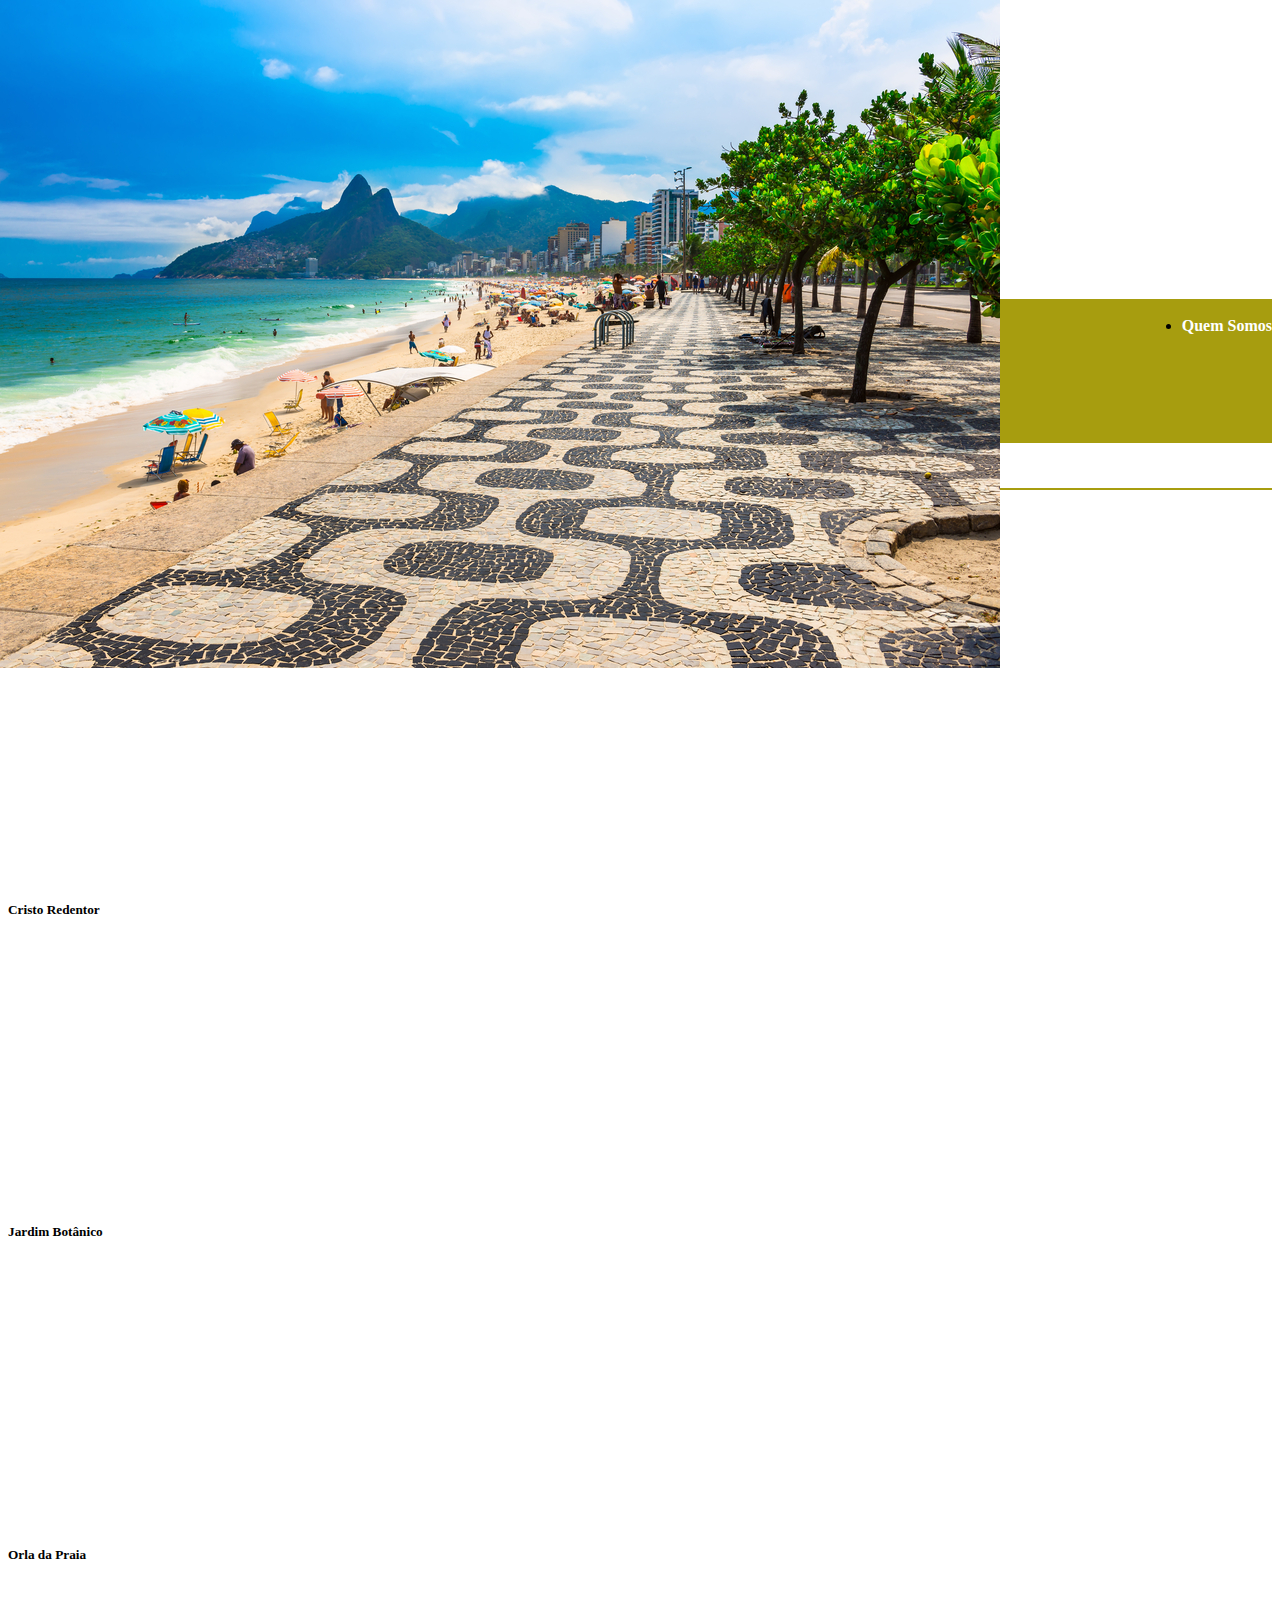
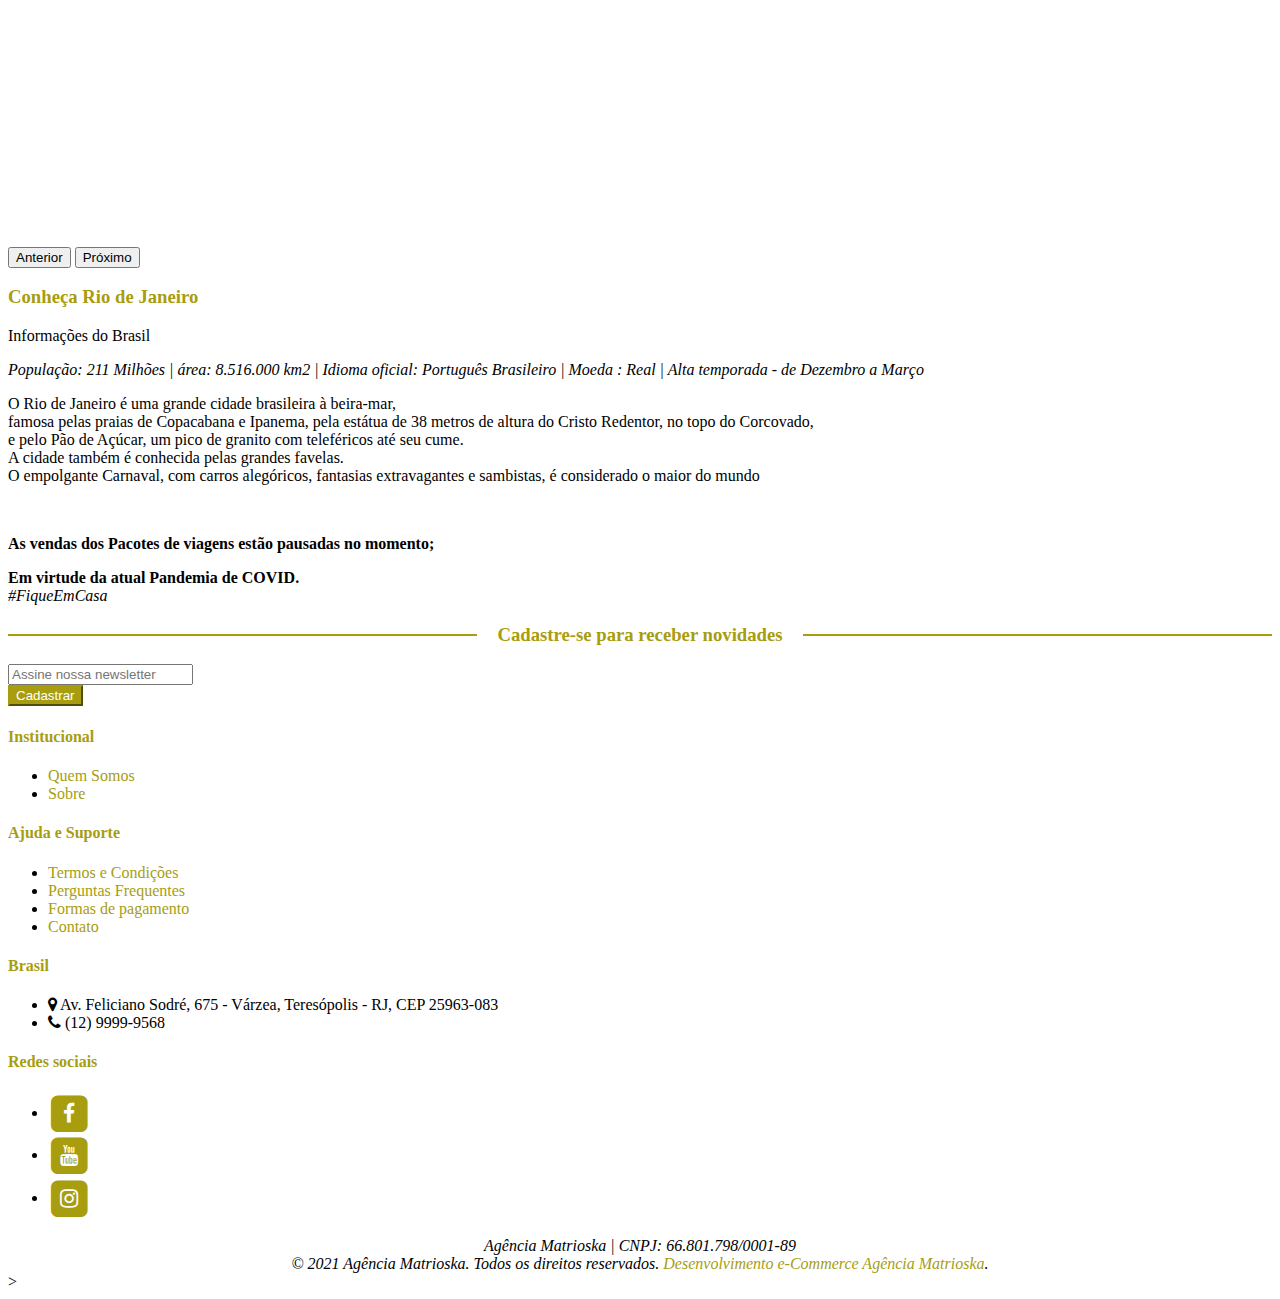
<file: html/rio-de-janeiro.html>
<!DOCTYPE html>
<html>
    <head>
        <meta charset="UTF-8">
        <meta http-equiv="Content-Type" content="text/html; charset=utf-8" />
        <title>Rio de Janeiro - Matrioska Viagens</title>
        <meta name="description"
            content="Vinho, Neve, História e tradição. Tudo isso em um só lugar. Conheça Santiago no Chile." />
        <meta name="keywords" content="Terra do Fogo, Patagônia Argentina, agência matrioska, viagem inesquecível
        " />
        <meta name="robots" content="index,follow" />
        <meta name="author" content="Agência Matrioska">
        <link rel="icon" href="../Assets/img/favicon.png" type="image/x-icon" />
        <link rel="shortcut icon" href="favicon.ico" type="image/x-icon" />
        <meta property="og:url" content="agenciamatrioska.localhost" />
        <meta property="og:title" content="Conheça Santiago- Agência Matrioska">
        <meta property="og:description"
            content="Vinho, Neve, História e tradição. Tudo isso em um só lugar. Conheça Santiago no Chile." />
        <meta name="viewport" content="width=device-width, initial-scale=1.0" />
        <link href="https://cdn.jsdelivr.net/npm/bootstrap@5.0.1/dist/css/bootstrap.min.css" rel="stylesheet" integrity="sha384-+0n0xVW2eSR5OomGNYDnhzAbDsOXxcvSN1TPprVMTNDbiYZCxYbOOl7+AMvyTG2x" crossorigin="anonymous">
        <link rel="stylesheet" href="https://cdnjs.cloudflare.com/ajax/libs/font-awesome/4.7.0/css/font-awesome.min.css">

        <link href="../Assets/css/style.css" rel="stylesheet" />
    </head>
    <body class="Santiago">
        <div class="container">
            <header role="banner">
                <a href="index.html" title="Agência Matrioska">
                    <img src="../Assets/img/_Logotipo.png" alt="Agência Matrioska" />
                </a>
            </header>
        </div>
        <div class="container-fluid bgPtg">
            <nav class="navbar navbar-expand-lg navbar-light bg-light">
                <div class="container">
                    <button class="navbar-toggler" type="button" data-bs-toggle="collapse" data-bs-target="#navbarMenuPrincipal" aria-controls="navbarMenuPrincipal" aria-expanded="false" aria-label="Alternar visibilidade">
                        <span class="navbar-toggler-icon"></span>
                    </button>
                    <div class="collapse navbar-collapse" id="navbarMenuPrincipal">
                        <ul class="navbar-nav me-auto mb-2 mb-lg-0">
                            <li class="nav-item">
                                <a class="nav-link active" aria-current="page" href="index.html">In&iacute;cio</a>
                            </li>
                            <li class="nav-item dropdown">
                                <a class="nav-link dropdown-toggle" href="#" id="navbarDropdown" role="button" data-bs-toggle="dropdown" aria-expanded="false">
                                    Destinos
                                </a>
                                <ul class="dropdown-menu" aria-labelledby="navbarDropdown">
                                    <li><a class="dropdown-item" href="terra-do-fogo.html">Terra do Fogo - Patagônia Argentina</a></li>
                                    <li><a class="dropdown-item" href="amsterdam.html">Amsterdam - Holanda</a></li>
                                    <li><a class="dropdown-item" href="nova-zelandia.html">Wellington - Nova Zelândia</a></li>
                                    <li><a class="dropdown-item" href="santiago.html">Santiago - Chile</a></li>
                                    <li><a class="dropdown-item" href="lisboa.html">Lisboa - Portugal</a></li>
                                    <li><a class="dropdown-item" href="rio-de-janeiro.html">Rio de Janeiro - Brasil</a></li>
                                </ul>
                            </li>
                            <li class="nav-item">
                                <a class="nav-link" aria-current="page" href="sobre.html">Sobre</a>
                            </li>
                            <li class="nav-item">
                                <a class="nav-link" aria-current="page" href="quem-somos.html">Quem Somos</a>
                            </li>
                        </ul>
                    </div>
                </div>
            </nav>
        </div>

        <div class="main">
            <div class="container">
                <div class="layout layout-1-col">
                    <div role="main">
                        <h2 class="sidding-lines">
                            <a href="#santiago">Rio de Janeiro</a>
                        </h2>
                        <a name="santiago">&nbsp;</a>
                        <!-- carousel -->
                        <div class="row">
                            <div class="col-md-4 col-sm-12 col-lg-6">
                                <div id="carouselInnerPages" class="carousel slide carousel-fade carousel-dark" data-bs-ride="carousel">
                                    <div class="carousel-indicators">
                                        <button type="button" data-bs-target="#carouselInnerPages" data-bs-slide-to="0" class="active" aria-current="true" aria-label="Slide 1"></button>
                                        <button type="button" data-bs-target="#carouselInnerPages" data-bs-slide-to="1" aria-label="Slide 2"></button>
                                        <button type="button" data-bs-target="#carouselInnerPages" data-bs-slide-to="2" aria-label="Slide 3"></button>
                                        <button type="button" data-bs-target="#carouselInnerPages" data-bs-slide-to="3" aria-label="Slide 4"></button>
                                    </div>
                                    <div class="carousel-inner">
                                        <div class="carousel-item active">
                                            <img src="../Assets/img/rio-de-janeiro/bondinho.jpg" class="d-block w-100" alt="Bondinho">
                                            <div class="carousel-caption d-none d-md-block">
                                                <h5>Bondinho do Pão de Açucar</h5>
                                            </div>
                                        </div>
                                        <div class="carousel-item">
                                            <img src="../Assets/img/rio-de-janeiro/rio-por-do-sol.jpg" class="d-block w-100" alt="Cristo Redentor">
                                            <div class="carousel-caption d-none d-md-block">
                                                <h5>Cristo Redentor</h5>
                                            </div>
                                        </div>
                                        <div class="carousel-item">
                                            <img src="../Assets/img/rio-de-janeiro/jardim-botanico.jpg" class="d-block w-100" alt="Jardim Botânico">
                                            <div class="carousel-caption d-none d-md-block">
                                                <h5>Jardim Botânico</h5>
                                            </div>
                                        </div>
                                        <div class="carousel-item">
                                            <img src="../Assets/img/rio-de-janeiro/praia.jpg" class="d-block w-100" alt="Praia">
                                            <div class="carousel-caption d-none d-md-block">
                                                <h5>Orla da Praia</h5>
                                            </div>
                                        </div>
                                    </div>
                                    <button class="carousel-control-prev" type="button" data-bs-target="#carouselInnerPages" data-bs-slide="prev">
                                        <span class="carousel-control-prev-icon" aria-hidden="true"></span>
                                        <span class="visually-hidden">Anterior</span>
                                    </button>
                                    <button class="carousel-control-next" type="button" data-bs-target="#carouselInnerPages" data-bs-slide="next">
                                        <span class="carousel-control-next-icon" aria-hidden="true"></span>
                                        <span class="visually-hidden">Próximo</span>
                                    </button>
                                </div>
                            </div>
                                <div class="col-md-8 col-sm-12 col-lg-6">
                                    <div id="texto-descritivo">
                                    <h3>Conheça Rio de Janeiro</h3>
                                    <p>Informações do Brasil<br>
                                    <p><em>População: 211 Milhões | área: 8.516.000 km2 | Idioma oficial: Português Brasileiro | Moeda : Real
                                    | Alta temporada - de Dezembro a Março<br></em>
                                    <p> O Rio de Janeiro é uma grande cidade brasileira à beira-mar,
                                        <br /> famosa pelas praias de Copacabana e Ipanema, pela estátua de 38 metros de altura do Cristo Redentor, no topo do Corcovado, <br />e pelo Pão de Açúcar, um pico de granito com teleféricos até seu cume.<br /> A cidade também é conhecida pelas grandes favelas. <br />O empolgante Carnaval, com carros alegóricos, fantasias extravagantes e sambistas, é considerado o maior do mundo </p>
                                        <br />
                                        <p><strong> As vendas dos Pacotes de viagens estão pausadas no momento; <br>
                                            <p>Em virtude da atual Pandemia de COVID.<br></strong>
                                                <em>#FiqueEmCasa</em></p>
                                </div>
                            </div>
                        </div>
                    </div>
                </div>
            </div>
        </div>

        <div class="container">
            <footer role="contentinfo">
                <div class="footer-newsletter">
                    <h3 class="sidding-lines">Cadastre-se para receber novidades</h3>

                    <form class="row g-3" action="form.html" method="post" id="newsletter" >
                        <div class="offset-lg-3 offset-md-3 offset-sm-3 col-5">
                            <input type="email" class="form-control" id="newsletter" title="Assine nossa newsletter" placeholder="Assine nossa newsletter" />
                        </div>
                        <div class="col-1">
                            <button type="submit" class="btn btn-primary">Cadastrar</button></n></n>
                        </div>
                    </form>
                </div>

                <div class="footer-cols">
                    <div class="row justify-content-center align-items-center">
                        <div class="col-xs-6 col-sm-4 col-md-2">
                            <h4>Institucional</h4>
                            <ul class="list-unstyled">
                                <li><a href="quem-somos.html">Quem Somos</a></li>
                                <li><a href="sobre.html">Sobre</a></li>
                            </ul>
                        </div>
                        <div class="col-xs-12 col-sm-4 col-md-2">
                            <h4>Ajuda e Suporte</h4>
                            <ul class="list-unstyled">
                                <li>
                                    <a href="termos-e-condicoes.html">Termos e Condições</a>
                                </li>
                                <li>
                                    <a href="faq.html">Perguntas Frequentes</a>
                                </li>
                                <li>
                                    <a href="formas-de-pagament.html">Formas de pagamento</a>
                                </li>
                                <li>
                                    <a href="contato.html">Contato</a>
                                </li>
                            </ul>
                        </div>

                        <div class="col-xs-12 col-sm-4 col-md-3 infos-contatos">
                            <h4>Brasil</h4>
                            <ul class="list-unstyled">
                                <li>
                                    <i class="fa fa-map-marker"></i>
                                    Av. Feliciano Sodré, 675 - Várzea, Teresópolis - RJ, CEP 25963-083
                                </li>
                                <li>
                                    <i class="fa fa-phone"></i>
                                    (12) 9999-9568
                                </li>
                            </ul>
                        </div>

                        <div class="col-xs-12 col-sm-4 col-md-3 infos-contatos">
                            <h4>Redes sociais</h4>
                            <ul class="list-unstyled">
                                <li>
                                    <a href="https://www.facebook.com/" target="_blank" title="Facebook" class="facebook">
                                        <span class="fa-stack fa-lg">
                                            <i class="fa fa-square fa-stack-2x"></i>
                                            <i class="fa fa-facebook fa-stack-1x fa-inverse"></i>
                                        </span>
                                    </a>
                                </li>
                                <li>
                                    <a href="https://www.youtube.com" target="_blank" title="Youtube" class="youtube">
                                        <span class="fa-stack fa-lg">
                                            <i class="fa fa-square fa-stack-2x"></i>
                                            <i class="fa fa-youtube fa-stack-1x fa-inverse"></i>
                                        </span>
                                    </a>
                                </li>
                                <li>
                                    <a href="https://www.instagram.com" target="_blank" title="Instagram" class="instagram">
                                        <span class="fa-stack fa-lg">
                                            <i class="fa fa-square fa-stack-2x"></i>
                                            <i class="fa fa-instagram fa-stack-1x fa-inverse"></i>
                                        </span>
                                    </a>
                                </li>
                            </ul>
                        </div>
                    </div>
                </div>

                <address>
                    Ag&ecirc;ncia Matrioska | CNPJ: 66.801.798/0001-89 <br>
                    &copy; 2021 Ag&ecirc;ncia Matrioska. Todos os direitos reservados. <a href="index.html"
                        target="_blank">Desenvolvimento e-Commerce Ag&ecirc;ncia Matrioska</a>.
                </address>
            </footer>
        </div>

        <link href="https://fonts.googleapis.com/css?family=Open+Sans:300,400,400i,700" rel="stylesheet">

        <script src="https://cdn.jsdelivr.net/npm/bootstrap@5.0.1/dist/js/bootstrap.bundle.min.js" integrity="sha384-gtEjrD/SeCtmISkJkNUaaKMoLD0//ElJ19smozuHV6z3Iehds+3Ulb9Bn9Plx0x4" crossorigin="anonymous"></script>
    </body>
</html>>
</file>
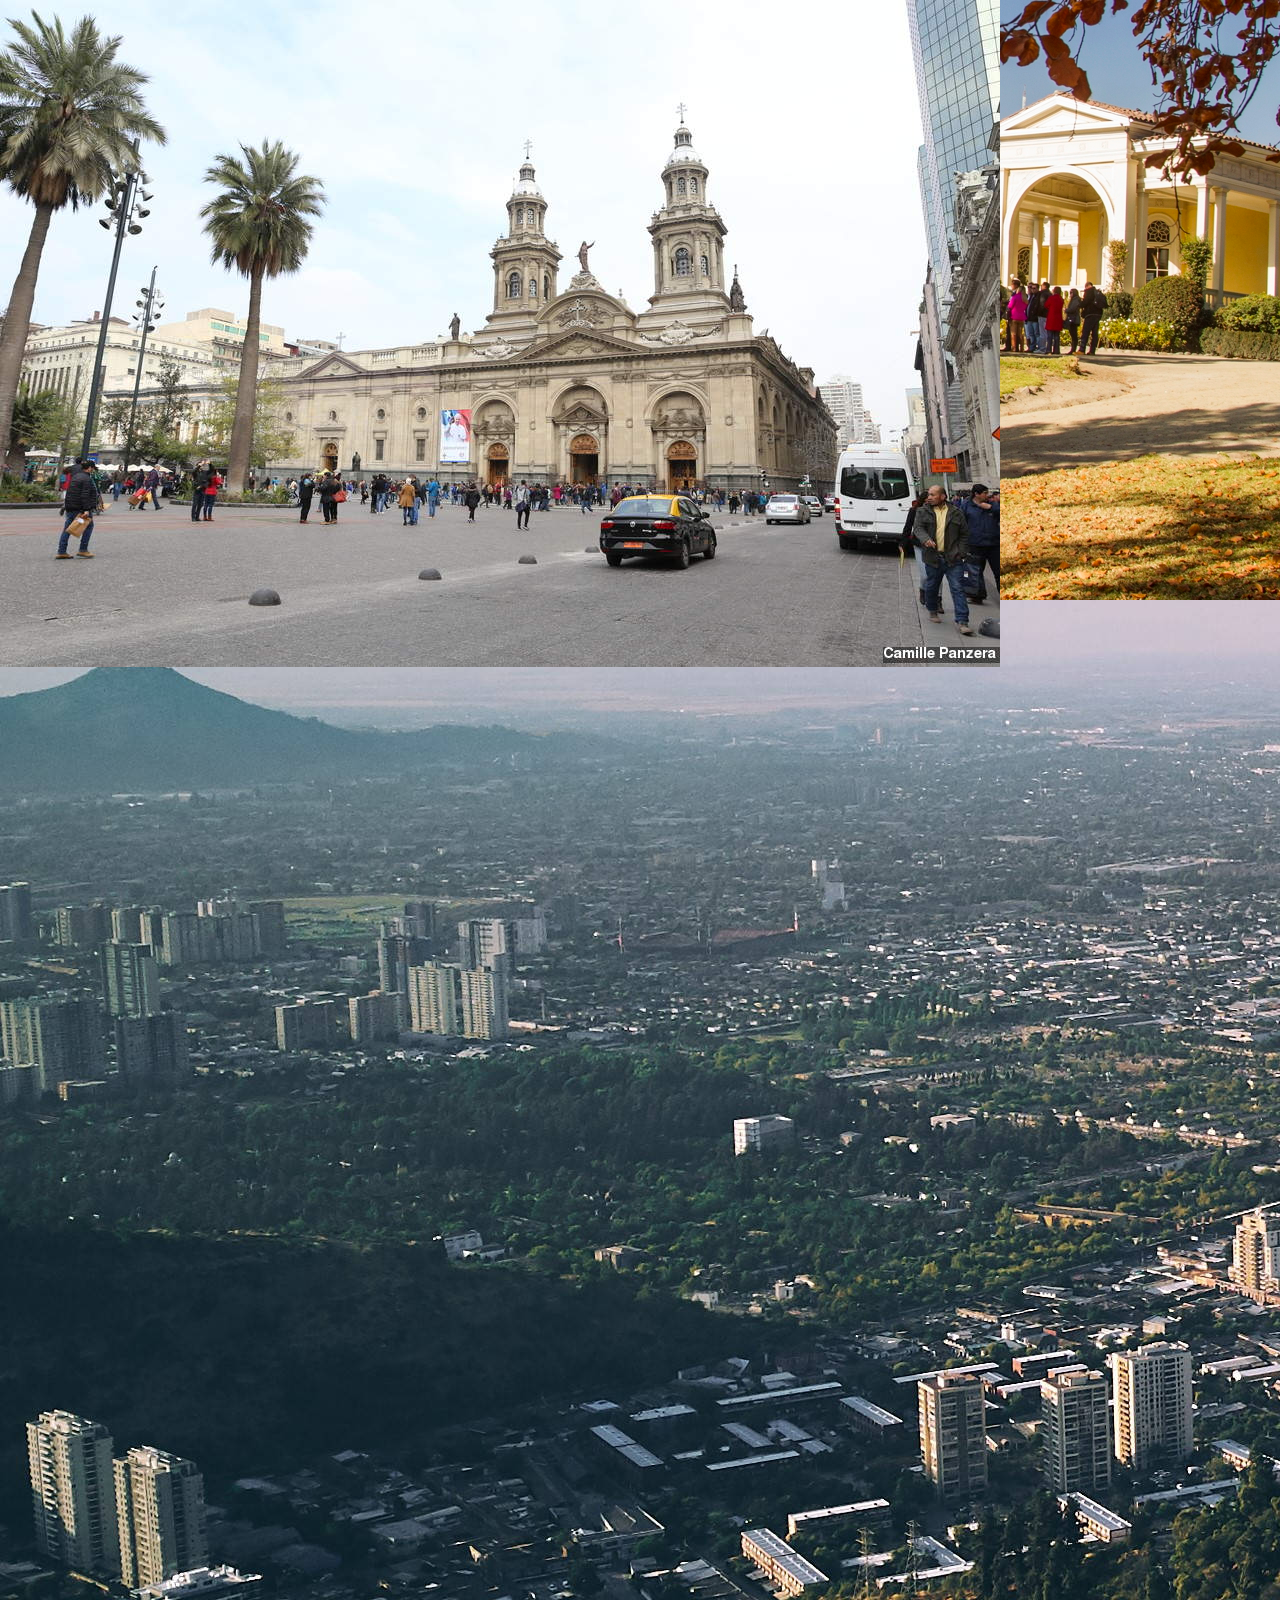
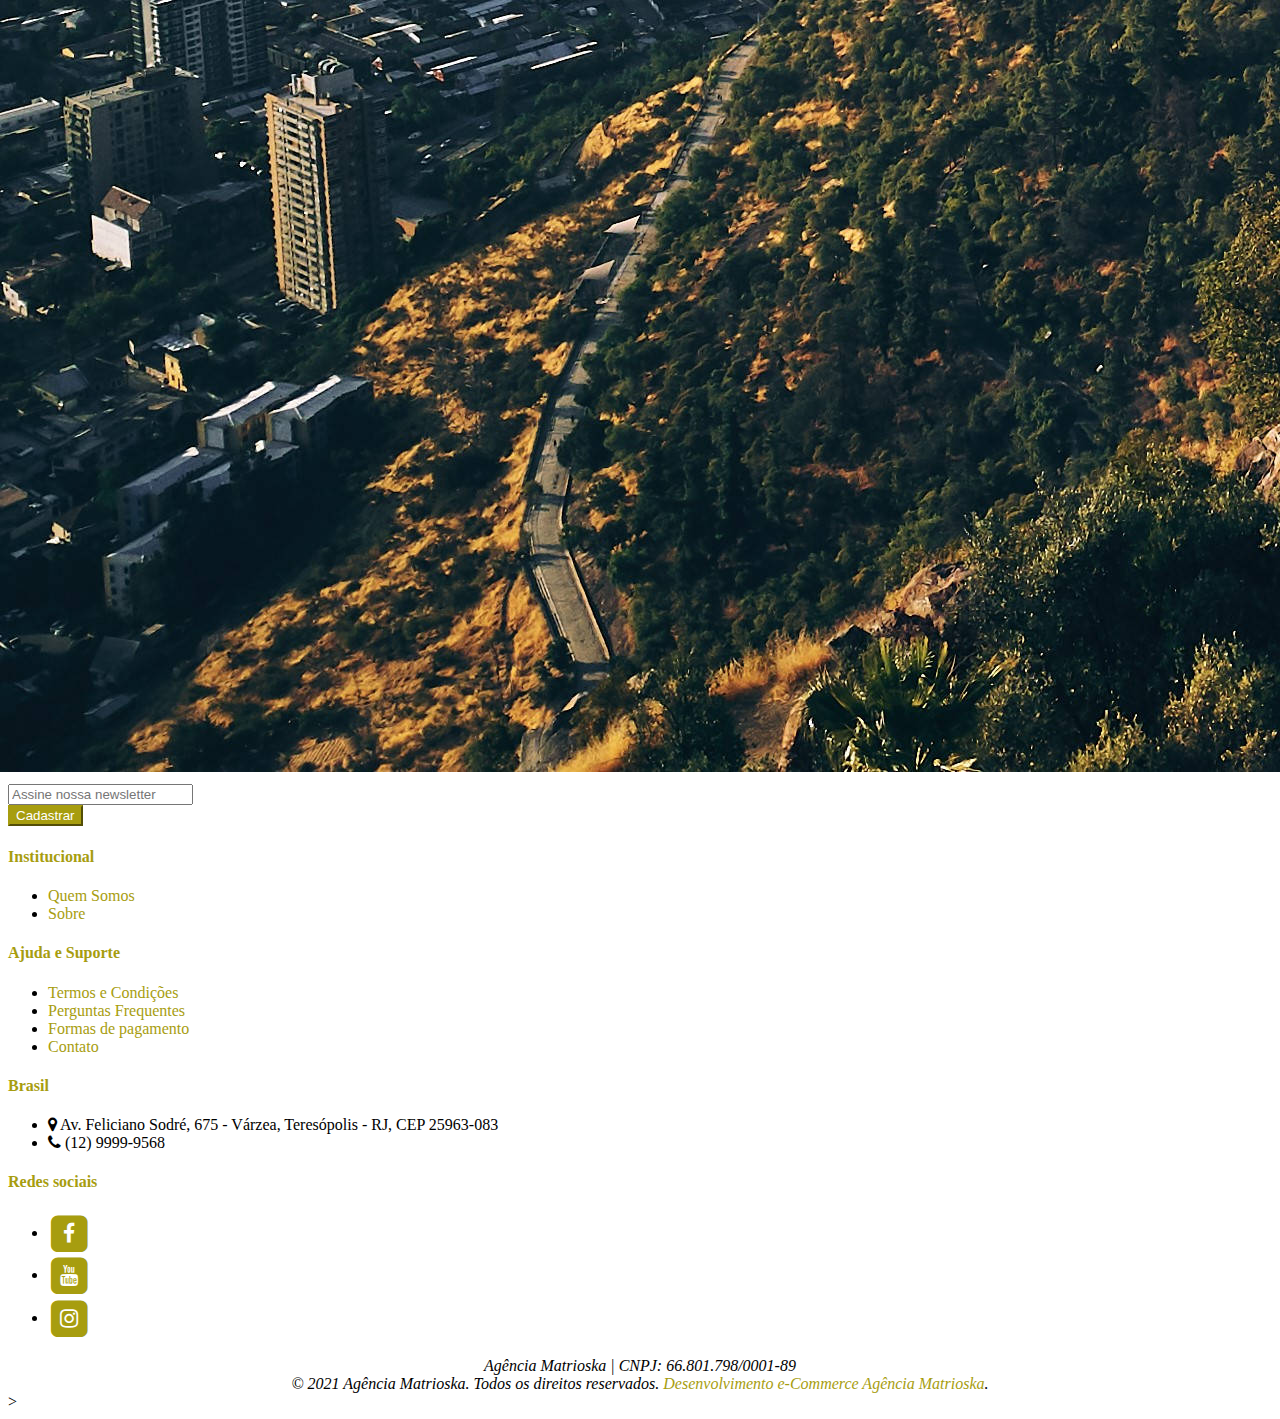
<file: html/santiago.html>
<!DOCTYPE html>
<html>
    <head>
        <meta charset="UTF-8">
        <meta http-equiv="Content-Type" content="text/html; charset=utf-8" />
        <title>Santiago - Matrioska Viagens</title>
        <meta name="description"
            content="Vinho, Neve, História e tradição. Tudo isso em um só lugar. Conheça Santiago no Chile." />
        <meta name="keywords" content="Terra do Fogo, Patagônia Argentina, agência matrioska, viagem inesquecível
        " />
        <meta name="robots" content="index,follow" />
        <meta name="author" content="Agência Matrioska">
        <link rel="icon" href="../Assets/img/favicon.png" type="image/x-icon" />
        <link rel="shortcut icon" href="favicon.ico" type="image/x-icon" />
        <meta property="og:url" content="agenciamatrioska.localhost" />
        <meta property="og:title" content="Conheça Santiago- Agência Matrioska">
        <meta property="og:description"
            content="Vinho, Neve, História e tradição. Tudo isso em um só lugar. Conheça Santiago no Chile." />
        <meta name="viewport" content="width=device-width, initial-scale=1.0" />
        <link href="https://cdn.jsdelivr.net/npm/bootstrap@5.0.1/dist/css/bootstrap.min.css" rel="stylesheet" integrity="sha384-+0n0xVW2eSR5OomGNYDnhzAbDsOXxcvSN1TPprVMTNDbiYZCxYbOOl7+AMvyTG2x" crossorigin="anonymous">
        <link rel="stylesheet" href="https://cdnjs.cloudflare.com/ajax/libs/font-awesome/4.7.0/css/font-awesome.min.css">

        <link href="../Assets/css/style.css" rel="stylesheet" />
    </head>
    <body class="Santiago">
        <div class="container">
            <header role="banner">
                <a href="index.html" title="Agência Matrioska">
                    <img src="../Assets/img/_Logotipo.png" alt="Agência Matrioska" />
                </a>
            </header>
        </div>
        <div class="container-fluid bgPtg">
            <nav class="navbar navbar-expand-lg navbar-light bg-light">
                <div class="container">
                    <button class="navbar-toggler" type="button" data-bs-toggle="collapse" data-bs-target="#navbarMenuPrincipal" aria-controls="navbarMenuPrincipal" aria-expanded="false" aria-label="Alternar visibilidade">
                        <span class="navbar-toggler-icon"></span>
                    </button>
                    <div class="collapse navbar-collapse" id="navbarMenuPrincipal">
                        <ul class="navbar-nav me-auto mb-2 mb-lg-0">
                            <li class="nav-item">
                                <a class="nav-link active" aria-current="page" href="index.html">In&iacute;cio</a>
                            </li>
                            <li class="nav-item dropdown">
                                <a class="nav-link dropdown-toggle" href="#" id="navbarDropdown" role="button" data-bs-toggle="dropdown" aria-expanded="false">
                                    Destinos
                                </a>
                                <ul class="dropdown-menu" aria-labelledby="navbarDropdown">
                                    <li><a class="dropdown-item" href="terra-do-fogo.html">Terra do Fogo - Patagônia Argentina</a></li>
                                    <li><a class="dropdown-item" href="amsterdam.html">Amsterdam - Holanda</a></li>
                                    <li><a class="dropdown-item" href="nova-zelandia.html">Wellington - Nova Zelândia</a></li>
                                    <li><a class="dropdown-item" href="santiago.html">Santiago - Chile</a></li>
                                    <li><a class="dropdown-item" href="lisboa.html">Lisboa - Portugal</a></li>
                                    <li><a class="dropdown-item" href="rio-de-janeiro.html">Rio de Janeiro - Brasil</a></li>
                                </ul>
                            </li>
                            <li class="nav-item">
                                <a class="nav-link" aria-current="page" href="sobre.html">Sobre</a>
                            </li>
                            <li class="nav-item">
                                <a class="nav-link" aria-current="page" href="quem-somos.html">Quem Somos</a>
                            </li>
                        </ul>
                    </div>
                </div>
            </nav>
        </div>

        <div class="main">
            <div class="container">
                <div class="layout layout-1-col">
                    <div role="main">
                        <h2 class="sidding-lines">
                            <a href="#santiago">SANTIAGO</a>
                        </h2>
                        <a name="santiago">&nbsp;</a>
                        <!-- carousel -->
                        <div class="row">
                            <div class="col-md-4 col-sm-12 col-lg-6">
                                <div id="carouselInnerPages" class="carousel slide carousel-fade carousel-dark" data-bs-ride="carousel">
                                    <div class="carousel-indicators">
                                        <button type="button" data-bs-target="#carouselInnerPages" data-bs-slide-to="0" class="active" aria-current="true" aria-label="Slide 1"></button>
                                        <button type="button" data-bs-target="#carouselInnerPages" data-bs-slide-to="1" aria-label="Slide 2"></button>
                                        <button type="button" data-bs-target="#carouselInnerPages" data-bs-slide-to="2" aria-label="Slide 3"></button>
                                        <button type="button" data-bs-target="#carouselInnerPages" data-bs-slide-to="3" aria-label="Slide 4"></button>
                                    </div>
                                    <div class="carousel-inner">
                                        <div class="carousel-item active">
                                            <img src="../Assets/img/santiago/palaciolamoneda.jpg" class="d-block w-100" alt="Palácio La Moneda">
                                            <div class="carousel-caption d-none d-md-block">
                                                <h5>Palácio La Moneda</h5>
                                            </div>
                                        </div>
                                        <div class="carousel-item">
                                            <img src="../Assets/img/santiago/cerrosancristoban.jpg" class="d-block w-100" alt="Cerro San Cristóban">
                                            <div class="carousel-caption d-none d-md-block">
                                                <h5>Cerro San Cristóban</h5>
                                            </div>
                                        </div>
                                        <div class="carousel-item">
                                            <img src="../Assets/img/santiago/conchaytoro.jpg" class="d-block w-100" alt="Vinícola Concha y Toro">
                                            <div class="carousel-caption d-none d-md-block">
                                                <h5>Vinícola Concha y Toro</h5>
                                            </div>
                                        </div>
                                        <div class="carousel-item">
                                            <img src="../Assets/img/santiago/plaza-de-armas.jpg" class="d-block w-100" alt="Plaza de Armas">
                                            <div class="carousel-caption d-none d-md-block">
                                                <h5>Plaza de Armas</h5>
                                            </div>
                                        </div>
                                    </div>
                                    <button class="carousel-control-prev" type="button" data-bs-target="#carouselInnerPages" data-bs-slide="prev">
                                        <span class="carousel-control-prev-icon" aria-hidden="true"></span>
                                        <span class="visually-hidden">Anterior</span>
                                    </button>
                                    <button class="carousel-control-next" type="button" data-bs-target="#carouselInnerPages" data-bs-slide="next">
                                        <span class="carousel-control-next-icon" aria-hidden="true"></span>
                                        <span class="visually-hidden">Próximo</span>
                                    </button>
                                </div>
                            </div>
                                <div class="col-md-8 col-sm-12 col-lg-6">
                                    <div id="texto-descritivo">
                                    <h3>Conheça Santiago</h3>
                                    <p> Informações do Chile<br>
                                        <p><em>População: 18,95 MIlhões | área: 756.950 km2 | Idioma oficial: Espanhol | Moeda : Peso Chileno<br>
                                        | Alta temporada - de Maio a Agosto</em><br></p>
                                        <p>Santiago é a capital e maior cidade do Chile. Localizada em um vale cercado pelas montanhas da Cordilheira dos Andes. Uma cidade rica em entretenimento noturno, cultural e gastronônico.
                                            Em Santiago não tem como não fazer nada. Diversas são as  opções de passeios.
                                            Bem no centro da cidade temos o Palácio da Moneda cede da presidência da República.
                                            A cada dois dias é feita a troca de guarda (Cambio de guardia) que é uma cerimônia onde, 
                                            como o próprio nome diz, é feita a troca dos guardasda segurança presidencial. 
                                            É uma cerimônia muito similar ao nosso sete de Setembro. Esse evento ocorre desde 1851,
                                            mas somene em 2001 contou com a participação de oficiais femininas.</p>
                                        <p>Falando do centro da cidade temos a Plaza das Armas, uma área muito movimentada e repleta de cultura.
                                            Onde artistas vendem seus trabalho e estão os prédios da Agência Central do Correio, Royal Court Palace
                                            e Catedral Metropolitana</p>
                                        <p>Para admirar uma vista panorâmica de Santiago, o melhor lugar é o Cerro San Cristóban.
                                           Além dos mirantes o Cerro pode ser acessado por teleférico, outro lugar excelente para fotos.</p>
                                        <p>E para quem curte um vinho, o Chile é um dos maiores e melhores produtores de vinho.
                                            Por isso, uma ida a vinícola Concha y Toro é quase que obrigatóra. </p>
                                            <br />
                                            <p><strong> As vendas dos Pacotes de viagens estão pausadas no momento; <br>
                                                <p>Em virtude da atual Pandemia de COVID.<br></strong>
                                                    <em>#FiqueEmCasa</em></p>
                                </div>
                            </div>
                        </div>
                    </div>
                </div>
            </div>
        </div>

        <div class="container">
            <footer role="contentinfo">
                <div class="footer-newsletter">
                    <h3 class="sidding-lines">Cadastre-se para receber novidades</h3>

                    <form class="row g-3" action="form.html" method="post" id="newsletter" >
                        <div class="offset-lg-3 offset-md-3 offset-sm-3 col-5">
                            <input type="email" class="form-control" id="newsletter" title="Assine nossa newsletter" placeholder="Assine nossa newsletter" />
                        </div>
                        <div class="col-1">
                            <button type="submit" class="btn btn-primary">Cadastrar</button></n></n>
                        </div>
                    </form>
                </div>

                <div class="footer-cols">
                    <div class="row justify-content-center align-items-center">
                        <div class="col-xs-6 col-sm-4 col-md-2">
                            <h4>Institucional</h4>
                            <ul class="list-unstyled">
                                <li><a href="quem-somos.html">Quem Somos</a></li>
                                <li><a href="sobre.html">Sobre</a></li>
                            </ul>
                        </div>
                        <div class="col-xs-12 col-sm-4 col-md-2">
                            <h4>Ajuda e Suporte</h4>
                            <ul class="list-unstyled">
                                <li>
                                    <a href="termos-e-condicoes.html">Termos e Condições</a>
                                </li>
                                <li>
                                    <a href="faq.html">Perguntas Frequentes</a>
                                </li>
                                <li>
                                    <a href="formas-de-pagament.html">Formas de pagamento</a>
                                </li>
                                <li>
                                    <a href="contato.html">Contato</a>
                                </li>
                            </ul>
                        </div>

                        <div class="col-xs-12 col-sm-4 col-md-3 infos-contatos">
                            <h4>Brasil</h4>
                            <ul class="list-unstyled">
                                <li>
                                    <i class="fa fa-map-marker"></i>
                                    Av. Feliciano Sodré, 675 - Várzea, Teresópolis - RJ, CEP 25963-083
                                </li>
                                <li>
                                    <i class="fa fa-phone"></i>
                                    (12) 9999-9568
                                </li>
                            </ul>
                        </div>

                        <div class="col-xs-12 col-sm-4 col-md-3 infos-contatos">
                            <h4>Redes sociais</h4>
                            <ul class="list-unstyled">
                                <li>
                                    <a href="https://www.facebook.com/" target="_blank" title="Facebook" class="facebook">
                                        <span class="fa-stack fa-lg">
                                            <i class="fa fa-square fa-stack-2x"></i>
                                            <i class="fa fa-facebook fa-stack-1x fa-inverse"></i>
                                        </span>
                                    </a>
                                </li>
                                <li>
                                    <a href="https://www.youtube.com" target="_blank" title="Youtube" class="youtube">
                                        <span class="fa-stack fa-lg">
                                            <i class="fa fa-square fa-stack-2x"></i>
                                            <i class="fa fa-youtube fa-stack-1x fa-inverse"></i>
                                        </span>
                                    </a>
                                </li>
                                <li>
                                    <a href="https://www.instagram.com" target="_blank" title="Instagram" class="instagram">
                                        <span class="fa-stack fa-lg">
                                            <i class="fa fa-square fa-stack-2x"></i>
                                            <i class="fa fa-instagram fa-stack-1x fa-inverse"></i>
                                        </span>
                                    </a>
                                </li>
                            </ul>
                        </div>
                    </div>
                </div>

                <address>
                    Ag&ecirc;ncia Matrioska | CNPJ: 66.801.798/0001-89 <br>
                    &copy; 2021 Ag&ecirc;ncia Matrioska. Todos os direitos reservados. <a href="index.html"
                        target="_blank">Desenvolvimento e-Commerce Ag&ecirc;ncia Matrioska</a>.
                </address>
            </footer>
        </div>

        <link href="https://fonts.googleapis.com/css?family=Open+Sans:300,400,400i,700" rel="stylesheet">

        <script src="https://cdn.jsdelivr.net/npm/bootstrap@5.0.1/dist/js/bootstrap.bundle.min.js" integrity="sha384-gtEjrD/SeCtmISkJkNUaaKMoLD0//ElJ19smozuHV6z3Iehds+3Ulb9Bn9Plx0x4" crossorigin="anonymous"></script>
    </body>
</html>>
</file>
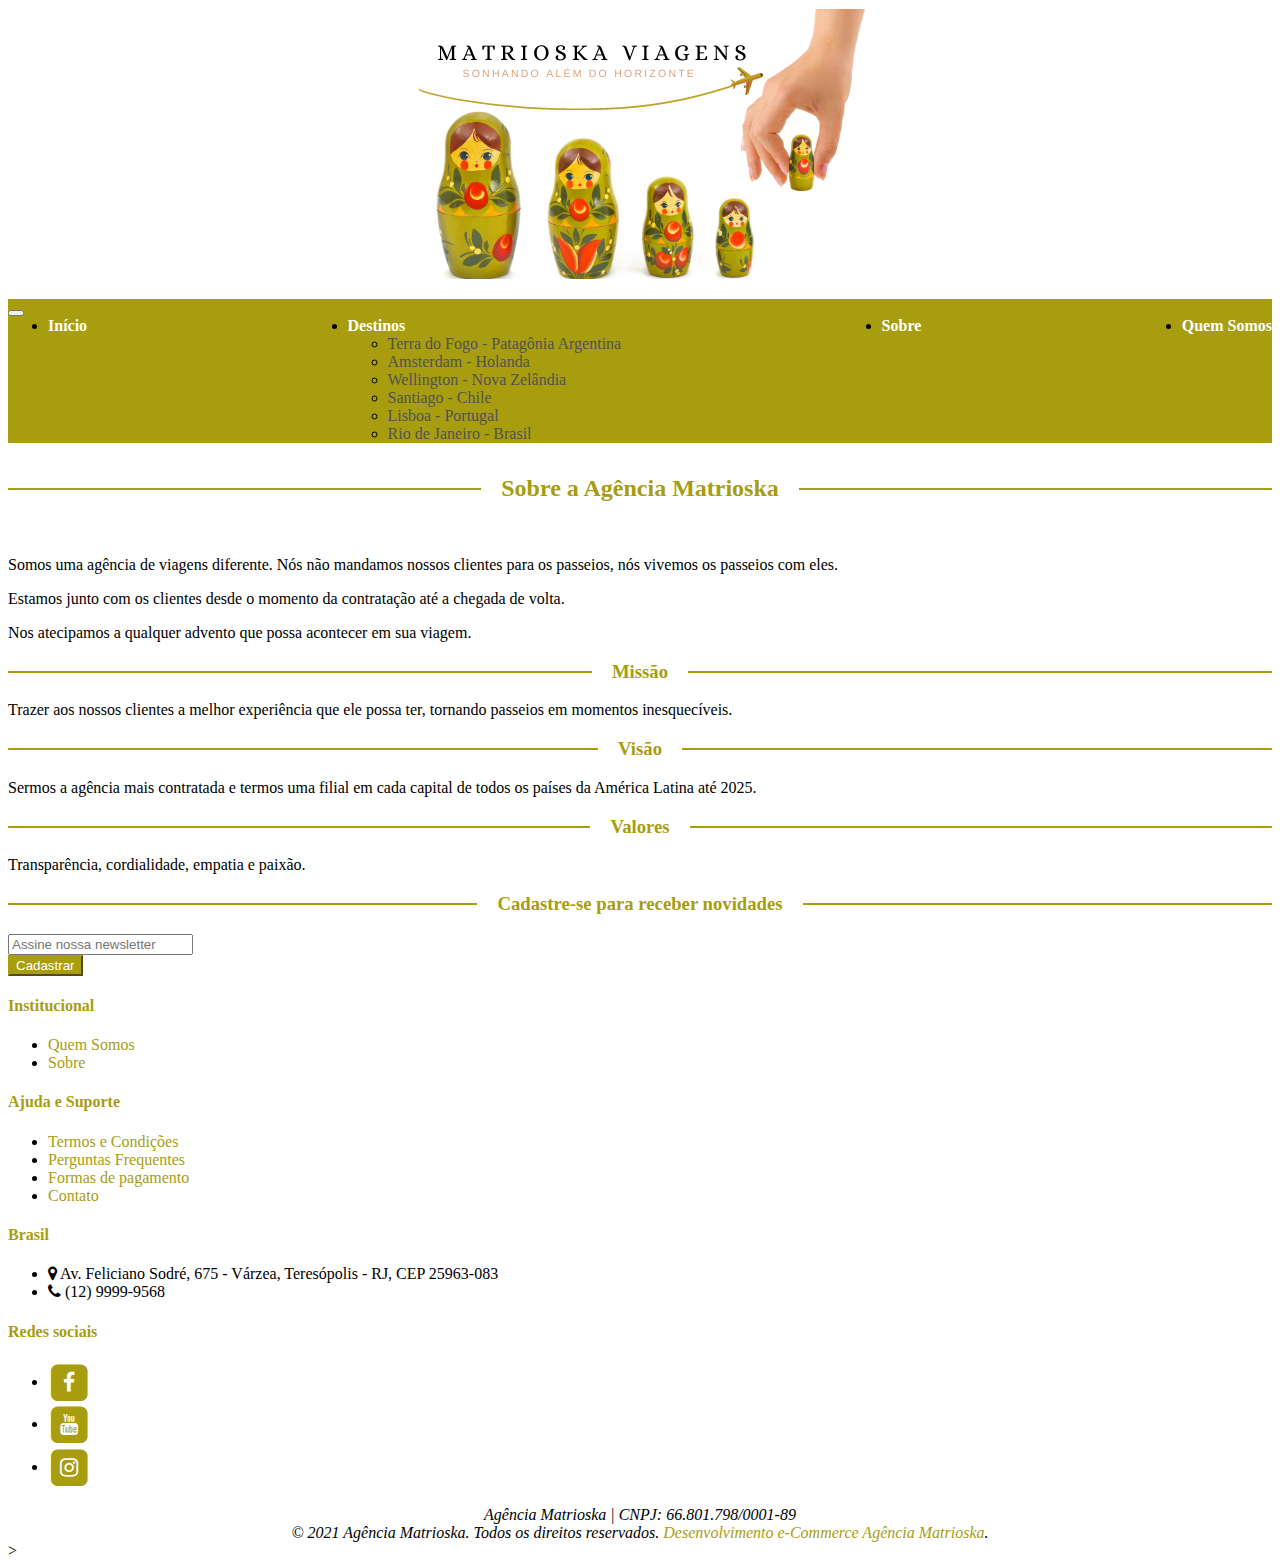
<file: html/sobre.html>
<!DOCTYPE html>
<html>
    <head>
        <meta charset="UTF-8">
        <meta http-equiv="Content-Type" content="text/html; charset=utf-8" />
        <title>Sobre - Matrioska Viagens</title>
        <meta name="description"
            content="Gostaria de fazer uma viagem inesquecível? Viaje para a terra do fogo na patagônia argentina e conheça a cidade do Fim do mundo" />
        <meta name="keywords" content="Terra do Fogo, Patagônia Argentina, agência matrioska, viagem inesquecível
        " />
        <meta name="robots" content="index,follow" />
        <meta name="author" content="Agência Matrioska">
        <link rel="icon" href="../Assets/img/favicon.png" type="image/x-icon" />
        <link rel="shortcut icon" href="favicon.ico" type="image/x-icon" />
        <meta property="og:url" content="agenciamatrioska.localhost" />
        <meta property="og:title" content="Conheça a Terra do Fogo - Agência Matrioska">
        <meta property="og:description"
            content="Gostaria de fazer uma viagem inesquecível? Viaje para a terra do fogo na patagônia argentina e conheça a cidade do Fim do mundo" />
        <meta name="viewport" content="width=device-width, initial-scale=1.0" />
        <link href="https://cdn.jsdelivr.net/npm/bootstrap@5.0.1/dist/css/bootstrap.min.css" rel="stylesheet" integrity="sha384-+0n0xVW2eSR5OomGNYDnhzAbDsOXxcvSN1TPprVMTNDbiYZCxYbOOl7+AMvyTG2x" crossorigin="anonymous">
        <link rel="stylesheet" href="https://cdnjs.cloudflare.com/ajax/libs/font-awesome/4.7.0/css/font-awesome.min.css">

        <link href="../Assets/css/style.css" rel="stylesheet" />
    </head>
    <body class="patagonia">
        <div class="container">
            <header role="banner">
                <a href="index.html" title="Agência Matrioska">
                    <img src="../Assets/img/_Logotipo.png" alt="Agência Matrioska" />
                </a>
            </header>
        </div>
        <div class="container-fluid bgPtg">
            <nav class="navbar navbar-expand-lg navbar-light bg-light">
                <div class="container">
                    <button class="navbar-toggler" type="button" data-bs-toggle="collapse" data-bs-target="#navbarMenuPrincipal" aria-controls="navbarMenuPrincipal" aria-expanded="false" aria-label="Alternar visibilidade">
                        <span class="navbar-toggler-icon"></span>
                    </button>
                    <div class="collapse navbar-collapse" id="navbarMenuPrincipal">
                        <ul class="navbar-nav me-auto mb-2 mb-lg-0">
                            <li class="nav-item">
                                <a class="nav-link active" aria-current="page" href="index.html">In&iacute;cio</a>
                            </li>
                            <li class="nav-item dropdown">
                                <a class="nav-link dropdown-toggle" href="#" id="navbarDropdown" role="button" data-bs-toggle="dropdown" aria-expanded="false">
                                    Destinos
                                </a>
                                <ul class="dropdown-menu" aria-labelledby="navbarDropdown">
                                    <li><a class="dropdown-item" href="terra-do-fogo.html">Terra do Fogo - Patagônia Argentina</a></li>
                                    <li><a class="dropdown-item" href="amsterdam.html">Amsterdam - Holanda</a></li>
                                    <li><a class="dropdown-item" href="nova-zelandia.html">Wellington - Nova Zelândia</a></li>
                                    <li><a class="dropdown-item" href="santiago.html">Santiago - Chile</a></li>
                                    <li><a class="dropdown-item" href="lisboa.html">Lisboa - Portugal</a></li>
                                    <li><a class="dropdown-item" href="rio-de-janeiro.html">Rio de Janeiro - Brasil</a></li>
                                </ul>
                            </li>
                            <li class="nav-item">
                                <a class="nav-link" aria-current="page" href="sobre.html">Sobre</a>
                            </li>
                            <li class="nav-item">
                                <a class="nav-link" aria-current="page" href="quem-somos.html">Quem Somos</a>
                            </li>
                        </ul>
                    </div>
                </div>
            </nav>
        </div>

        <div class="main">
            <div class="container">
                <div class="layout layout-1-col">
                    <div role="main">
                        <h2 class="sidding-lines">
                            <a href="#sobre">Sobre a Ag&ecirc;ncia Matrioska</a>
                        </h2>
                        <a name="sobre">&nbsp;</a>
                        <div class="row sobre-items">
                            <div class="col-sm-12 col-md-8 offset-md-2 col-lg-6 offset-lg-3">
                                <p>Somos uma agência de viagens diferente. Nós não mandamos nossos clientes para os passeios, nós vivemos os passeios com eles.</p>
                                <p>Estamos junto com os clientes desde o momento da contratação até a chegada de volta.</p>
                                <p>Nos atecipamos a qualquer advento que possa acontecer em sua viagem.</p>
                                <h3 class="sidding-lines">Missão</h3>
                                <p>Trazer aos nossos clientes a melhor experiência que ele possa ter, tornando passeios em momentos inesquecíveis.</p>
                                <h3 class="sidding-lines">Visão</h3>
                                <p>Sermos a agência mais contratada e termos uma filial em cada capital de todos os países da América Latina até 2025.</o>
                                <h3 class="sidding-lines">Valores</h3>
                                <p>Transparência, cordialidade, empatia e paixão.</p>
                            </div>
                        </div>
                    </div>
                </div>
            </div>
        </div>

        <div class="container">
            <footer role="contentinfo">
                <div class="footer-newsletter">
                    <h3 class="sidding-lines">Cadastre-se para receber novidades</h3>

                    <form class="row g-3" action="form.html" method="post" id="newsletter" >
                        <div class="offset-lg-3 offset-md-3 offset-sm-3 col-5">
                            <input type="email" class="form-control" id="newsletter" title="Assine nossa newsletter" placeholder="Assine nossa newsletter" />
                        </div>
                        <div class="col-1">
                            <button type="submit" class="btn btn-primary">Cadastrar</button></n></n>
                        </div>
                    </form>
                </div>

                <div class="footer-cols">
                    <div class="row justify-content-center align-items-center">
                        <div class="col-xs-6 col-sm-4 col-md-2">
                            <h4>Institucional</h4>
                            <ul class="list-unstyled">
                                <li><a href="quem-somos.html">Quem Somos</a></li>
                                <li><a href="sobre.html">Sobre</a></li>
                            </ul>
                        </div>
                        <div class="col-xs-12 col-sm-4 col-md-2">
                            <h4>Ajuda e Suporte</h4>
                            <ul class="list-unstyled">
                                <li>
                                    <a href="termos-e-condicoes.html">Termos e Condições</a>
                                </li>
                                <li>
                                    <a href="faq.html">Perguntas Frequentes</a>
                                </li>
                                <li>
                                    <a href="formas-de-pagament.html">Formas de pagamento</a>
                                </li>
                                <li>
                                    <a href="contato.html">Contato</a>
                                </li>
                            </ul>
                        </div>

                        <div class="col-xs-12 col-sm-4 col-md-3 infos-contatos">
                            <h4>Brasil</h4>
                            <ul class="list-unstyled">
                                <li>
                                    <i class="fa fa-map-marker"></i>
                                    Av. Feliciano Sodré, 675 - Várzea, Teresópolis - RJ, CEP 25963-083
                                </li>
                                <li>
                                    <i class="fa fa-phone"></i>
                                    (12) 9999-9568
                                </li>
                            </ul>
                        </div>

                        <div class="col-xs-12 col-sm-4 col-md-3 infos-contatos">
                            <h4>Redes sociais</h4>
                            <ul class="list-unstyled">
                                <li>
                                    <a href="https://www.facebook.com/" target="_blank" title="Facebook" class="facebook">
                                        <span class="fa-stack fa-lg">
                                            <i class="fa fa-square fa-stack-2x"></i>
                                            <i class="fa fa-facebook fa-stack-1x fa-inverse"></i>
                                        </span>
                                    </a>
                                </li>
                                <li>
                                    <a href="https://www.youtube.com" target="_blank" title="Youtube" class="youtube">
                                        <span class="fa-stack fa-lg">
                                            <i class="fa fa-square fa-stack-2x"></i>
                                            <i class="fa fa-youtube fa-stack-1x fa-inverse"></i>
                                        </span>
                                    </a>
                                </li>
                                <li>
                                    <a href="https://www.instagram.com" target="_blank" title="Instagram" class="instagram">
                                        <span class="fa-stack fa-lg">
                                            <i class="fa fa-square fa-stack-2x"></i>
                                            <i class="fa fa-instagram fa-stack-1x fa-inverse"></i>
                                        </span>
                                    </a>
                                </li>
                            </ul>
                        </div>
                    </div>
                </div>

                <address>
                    Ag&ecirc;ncia Matrioska | CNPJ: 66.801.798/0001-89 <br>
                    &copy; 2021 Ag&ecirc;ncia Matrioska. Todos os direitos reservados. <a href="index.html"
                        target="_blank">Desenvolvimento e-Commerce Ag&ecirc;ncia Matrioska</a>.
                </address>
            </footer>
        </div>

        <link href="https://fonts.googleapis.com/css?family=Open+Sans:300,400,400i,700" rel="stylesheet">

        <script src="https://cdn.jsdelivr.net/npm/bootstrap@5.0.1/dist/js/bootstrap.bundle.min.js" integrity="sha384-gtEjrD/SeCtmISkJkNUaaKMoLD0//ElJ19smozuHV6z3Iehds+3Ulb9Bn9Plx0x4" crossorigin="anonymous"></script>
    </body>
</html>>
</file>
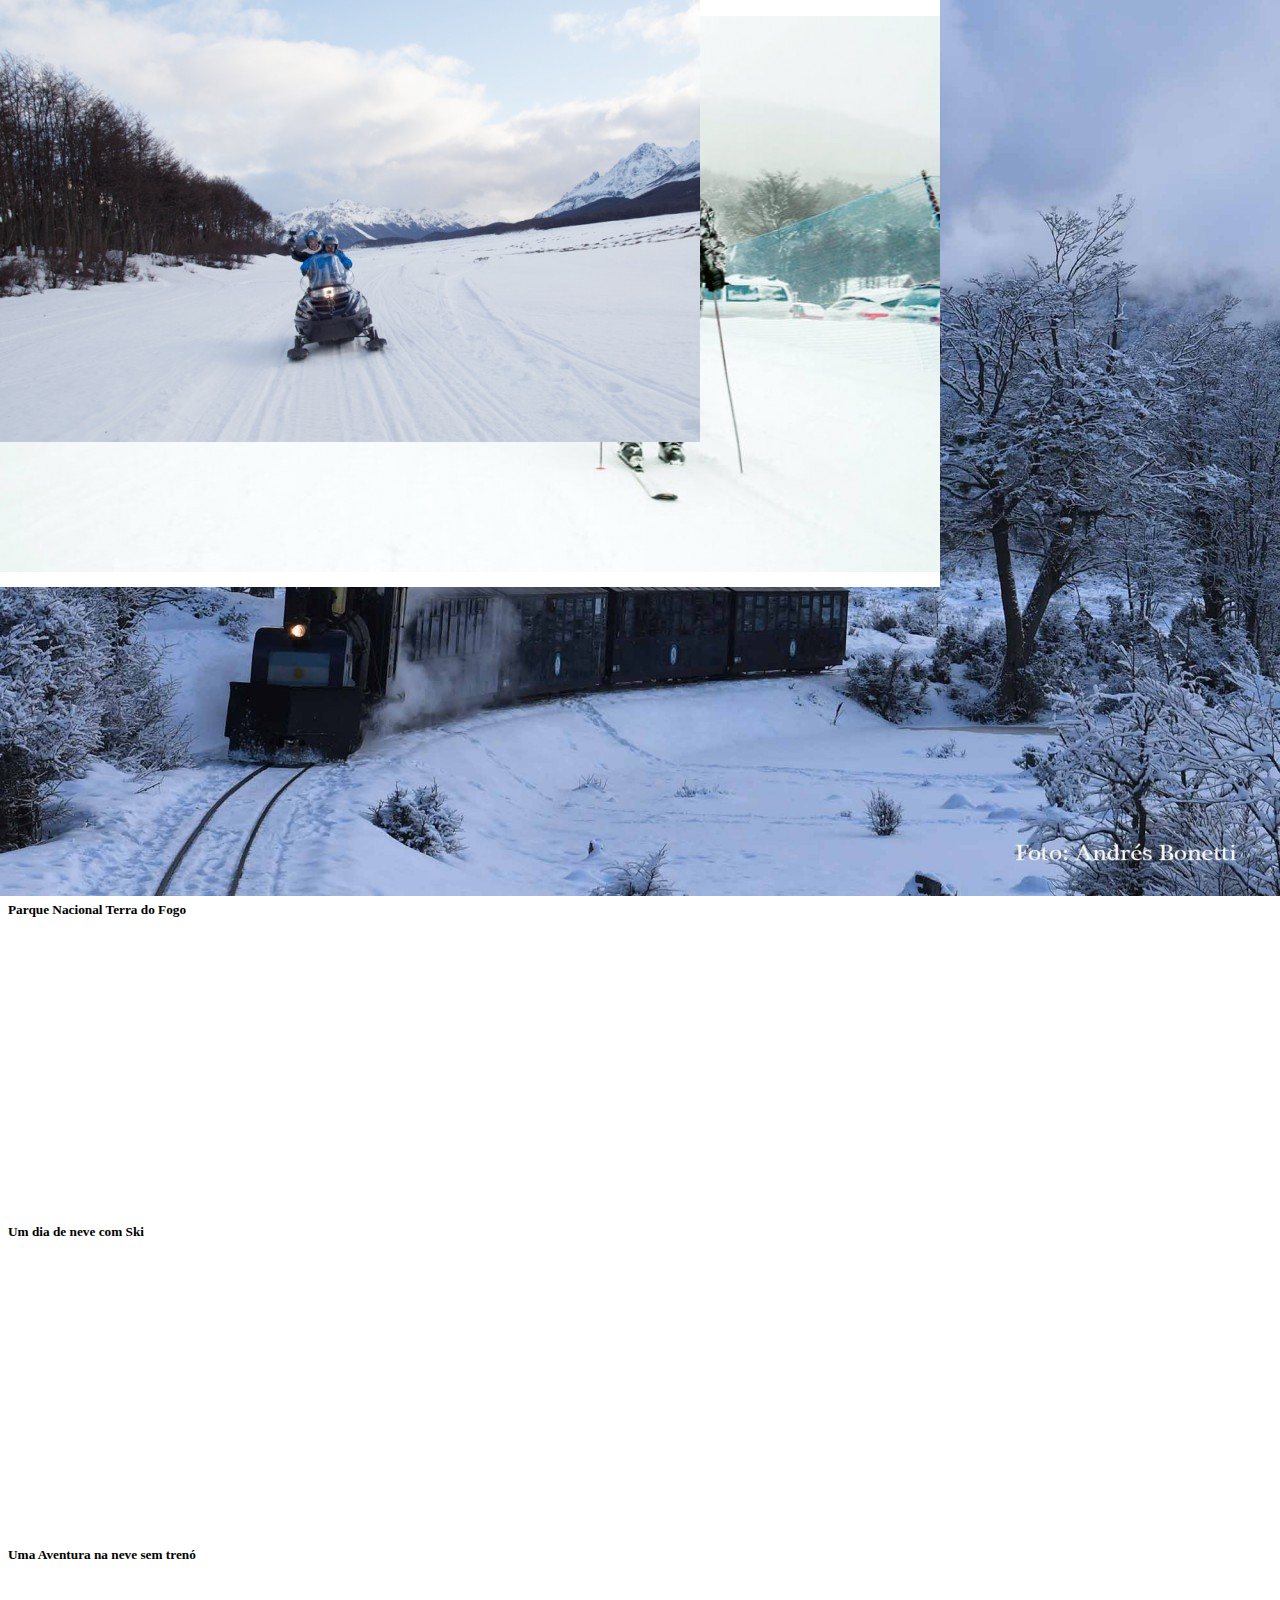
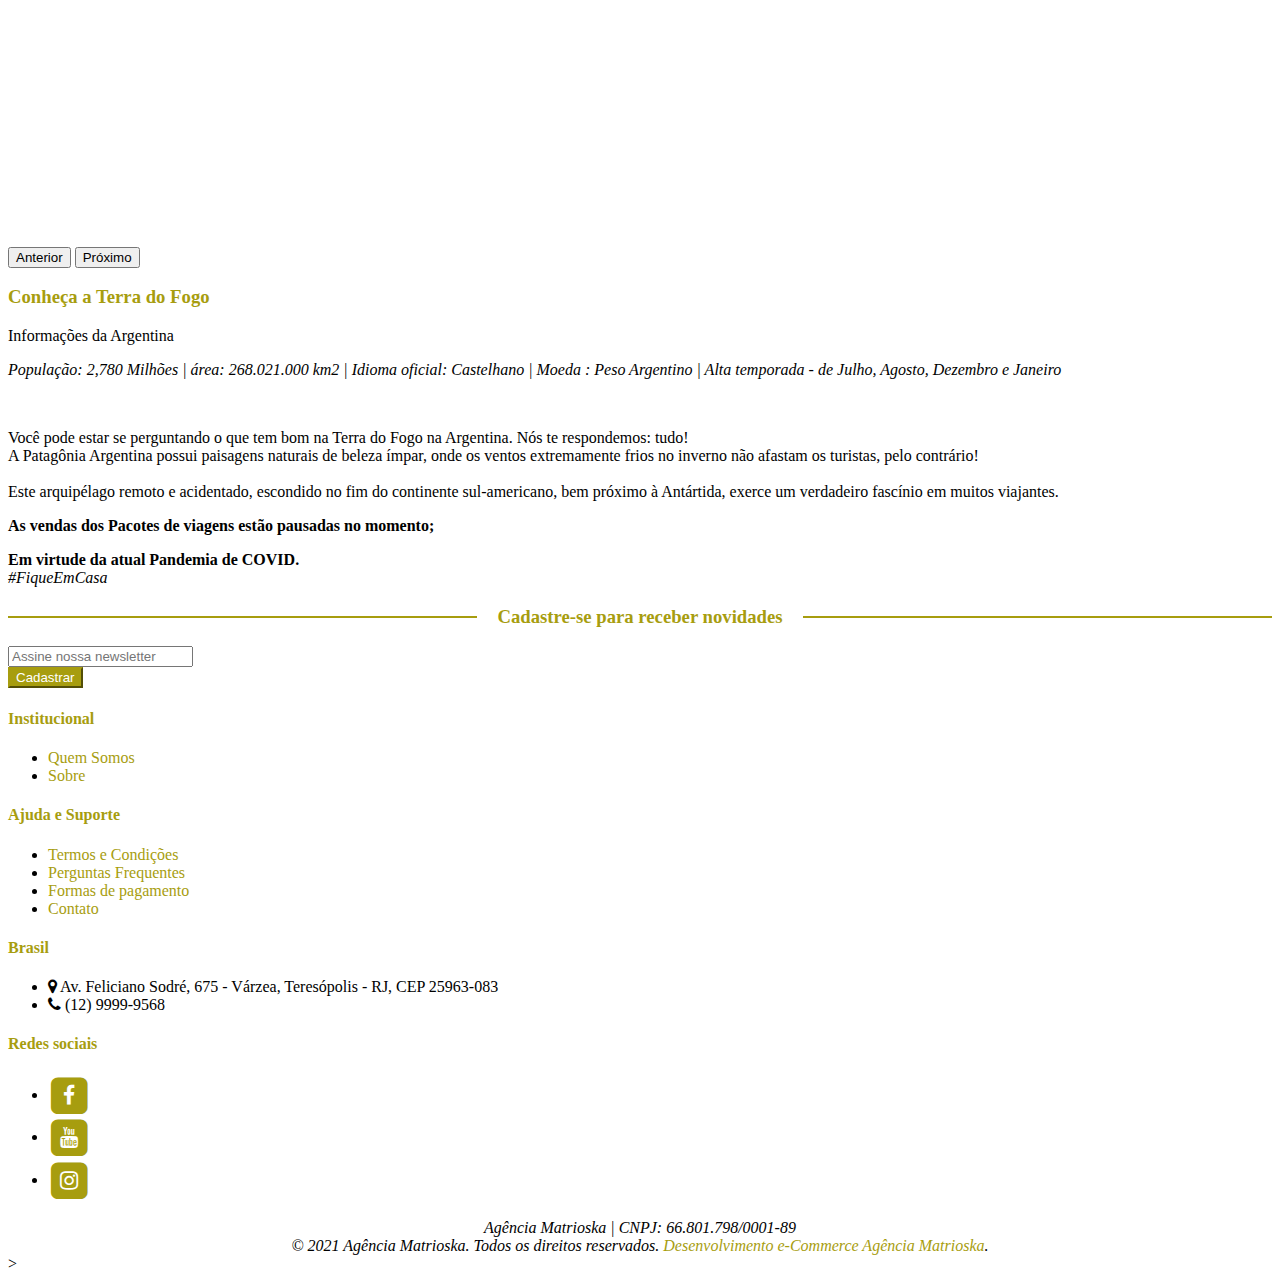
<file: html/terra-do-fogo.html>
<!DOCTYPE html>
<html>
    <head>
        <meta charset="UTF-8">
        <meta http-equiv="Content-Type" content="text/html; charset=utf-8" />
        <title>Terra do Fogo - Matrioska Viagens</title>
        <meta name="description"
            content="Gostaria de fazer uma viagem inesquecível? Viaje para a terra do fogo na patagônia argentina e conheça a cidade do Fim do mundo" />
        <meta name="keywords" content="Terra do Fogo, Patagônia Argentina, agência matrioska, viagem inesquecível
        " />
        <meta name="robots" content="index,follow" />
        <meta name="author" content="Agência Matrioska">
        <link rel="icon" href="../Assets/img/favicon.png" type="image/x-icon" />
        <link rel="shortcut icon" href="favicon.ico" type="image/x-icon" />
        <meta property="og:url" content="agenciamatrioska.localhost" />
        <meta property="og:title" content="Conheça a Terra do Fogo - Agência Matrioska">
        <meta property="og:description"
            content="Gostaria de fazer uma viagem inesquecível? Viaje para a terra do fogo na patagônia argentina e conheça a cidade do Fim do mundo" />
        <meta name="viewport" content="width=device-width, initial-scale=1.0" />
        <link href="https://cdn.jsdelivr.net/npm/bootstrap@5.0.1/dist/css/bootstrap.min.css" rel="stylesheet" integrity="sha384-+0n0xVW2eSR5OomGNYDnhzAbDsOXxcvSN1TPprVMTNDbiYZCxYbOOl7+AMvyTG2x" crossorigin="anonymous">
        <link rel="stylesheet" href="https://cdnjs.cloudflare.com/ajax/libs/font-awesome/4.7.0/css/font-awesome.min.css">

        <link href="../Assets/css/style.css" rel="stylesheet" />
    </head>
    <body class="patagonia">
        <div class="container">
            <header role="banner">
                <a href="index.html" title="Agência Matrioska">
                    <img src="../Assets/img/_Logotipo.png" alt="Agência Matrioska" />
                </a>
            </header>
        </div>
        <div class="container-fluid bgPtg">
            <nav class="navbar navbar-expand-lg navbar-light bg-light">
                <div class="container">
                    <button class="navbar-toggler" type="button" data-bs-toggle="collapse" data-bs-target="#navbarMenuPrincipal" aria-controls="navbarMenuPrincipal" aria-expanded="false" aria-label="Alternar visibilidade">
                        <span class="navbar-toggler-icon"></span>
                    </button>
                    <div class="collapse navbar-collapse" id="navbarMenuPrincipal">
                        <ul class="navbar-nav me-auto mb-2 mb-lg-0">
                            <li class="nav-item">
                                <a class="nav-link active" aria-current="page" href="index.html">In&iacute;cio</a>
                            </li>
                            <li class="nav-item dropdown">
                                <a class="nav-link dropdown-toggle" href="#" id="navbarDropdown" role="button" data-bs-toggle="dropdown" aria-expanded="false">
                                    Destinos
                                </a>
                                <ul class="dropdown-menu" aria-labelledby="navbarDropdown">
                                    <li><a class="dropdown-item" href="terra-do-fogo.html">Terra do Fogo - Patagônia Argentina</a></li>
                                    <li><a class="dropdown-item" href="amsterdam.html">Amsterdam - Holanda</a></li>
                                    <li><a class="dropdown-item" href="nova-zelandia.html">Wellington - Nova Zelândia</a></li>
                                    <li><a class="dropdown-item" href="santiago.html">Santiago - Chile</a></li>
                                    <li><a class="dropdown-item" href="lisboa.html">Lisboa - Portugal</a></li>
                                    <li><a class="dropdown-item" href="rio-de-janeiro.html">Rio de Janeiro - Brasil</a></li>
                                </ul>
                            </li>
                            <li class="nav-item">
                                <a class="nav-link" aria-current="page" href="sobre.html">Sobre</a>
                            </li>
                            <li class="nav-item">
                                <a class="nav-link" aria-current="page" href="quem-somos.html">Quem Somos</a>
                            </li>
                        </ul>
                    </div>
                </div>
            </nav>
        </div>

        <div class="main">
            <div class="container">
                <div class="layout layout-1-col">
                    <div role="main">
                        <h2 class="sidding-lines">
                            <a href="#terra-do-fogo">Destino: Terra do Fogo - Patagônia Argentina</a>
                        </h2>
                        <a name="terra-do-fogo">&nbsp;</a>
                        <!-- carousel -->
                        <div class="row">
                            <div class="col-md-4 col-sm-12 col-lg-6">
                                <div id="carouselInnerPages" class="carousel slide carousel-fade carousel-dark" data-bs-ride="carousel">
                                    <div class="carousel-indicators">
                                        <button type="button" data-bs-target="#carouselInnerPages" data-bs-slide-to="0" class="active" aria-current="true" aria-label="Slide 1"></button>
                                        <button type="button" data-bs-target="#carouselInnerPages" data-bs-slide-to="1" aria-label="Slide 2"></button>
                                        <button type="button" data-bs-target="#carouselInnerPages" data-bs-slide-to="2" aria-label="Slide 3"></button>
                                        <button type="button" data-bs-target="#carouselInnerPages" data-bs-slide-to="3" aria-label="Slide 4"></button>
                                    </div>
                                    <div class="carousel-inner">
                                        <div class="carousel-item active">
                                            <img src="../Assets/img/laguna_esmeralda.jpg" class="d-block w-100" alt="Laguna Esmeralda">
                                            <div class="carousel-caption d-none d-md-block">
                                                <h5>Laguna Esmeralda</h5>
                                            </div>
                                        </div>
                                        <div class="carousel-item">
                                            <img src="../Assets/img/parquenacional.jpg" class="d-block w-100" alt="Parque Nacional Terra do Fogo">
                                            <div class="carousel-caption d-none d-md-block">
                                                <h5>Parque Nacional Terra do Fogo</h5>
                                            </div>
                                        </div>
                                        <div class="carousel-item">
                                            <img src="../Assets/img/neve-ski.jpg" class="d-block w-100" alt="um Dia de neve com Ski">
                                            <div class="carousel-caption d-none d-md-block">
                                                <h5>Um dia de neve com Ski</h5>
                                            </div>
                                        </div>
                                        <div class="carousel-item">
                                            <img src="../Assets/img/miniaventura_neve.jpg" class="d-block w-100" alt="Uma Aventura na neve sem trenó">
                                            <div class="carousel-caption d-none d-md-block">
                                                <h5>Uma Aventura na neve sem trenó</h5>
                                            </div>
                                        </div>
                                    </div>
                                    <button class="carousel-control-prev" type="button" data-bs-target="#carouselInnerPages" data-bs-slide="prev">
                                        <span class="carousel-control-prev-icon" aria-hidden="true"></span>
                                        <span class="visually-hidden">Anterior</span>
                                    </button>
                                    <button class="carousel-control-next" type="button" data-bs-target="#carouselInnerPages" data-bs-slide="next">
                                        <span class="carousel-control-next-icon" aria-hidden="true"></span>
                                        <span class="visually-hidden">Próximo</span>
                                    </button>
                                </div>
                            </div>
                                <div class="col-md-8 col-sm-12 col-lg-6">
                                    <div id="texto-descritivo">
                                    <h3>Conheça a Terra do Fogo</h3>
                                    <p>Informações da Argentina<br>
                                    <p><em>População: 2,780 Milhões | área: 268.021.000 km2 | Idioma oficial: Castelhano | Moeda : Peso Argentino
                                    | Alta temporada - de Julho, Agosto, Dezembro e Janeiro</em></p><br>
                                    <p> Você pode estar se perguntando o que tem bom na Terra do Fogo na Argentina. Nós te respondemos: tudo!<br /> A Patagônia Argentina possui paisagens naturais de beleza ímpar, onde os ventos extremamente frios no inverno não afastam os turistas, pelo contrário!<br /> <br />

                                        Este arquipélago remoto e acidentado, escondido no fim do continente sul-americano, bem próximo à Antártida, exerce um verdadeiro fascínio em muitos viajantes.
                                        <br />
                                        <p><strong> As vendas dos Pacotes de viagens estão pausadas no momento; <br>
                                            <p>Em virtude da atual Pandemia de COVID.<br></strong>
                                                <em>#FiqueEmCasa</em></p>
                                </div>
                            </div>
                        </div>
                    </div>
                </div>
            </div>
        </div>

        <div class="container">
            <footer role="contentinfo">
                <div class="footer-newsletter">
                    <h3 class="sidding-lines">Cadastre-se para receber novidades</h3>

                    <form class="row g-3" action="form.html" method="post" id="newsletter" >
                        <div class="offset-lg-3 offset-md-3 offset-sm-3 col-5">
                            <input type="email" class="form-control" id="newsletter" title="Assine nossa newsletter" placeholder="Assine nossa newsletter" />
                        </div>
                        <div class="col-1">
                            <button type="submit" class="btn btn-primary">Cadastrar</button></n></n>
                        </div>
                    </form>
                </div>

                <div class="footer-cols">
                    <div class="row justify-content-center align-items-center">
                        <div class="col-xs-6 col-sm-4 col-md-2">
                            <h4>Institucional</h4>
                            <ul class="list-unstyled">
                                <li><a href="quem-somos.html">Quem Somos</a></li>
                                <li><a href="sobre.html">Sobre</a></li>
                            </ul>
                        </div>
                        <div class="col-xs-12 col-sm-4 col-md-2">
                            <h4>Ajuda e Suporte</h4>
                            <ul class="list-unstyled">
                                <li>
                                    <a href="termos-e-condicoes.html">Termos e Condições</a>
                                </li>
                                <li>
                                    <a href="faq.html">Perguntas Frequentes</a>
                                </li>
                                <li>
                                    <a href="formas-de-pagament.html">Formas de pagamento</a>
                                </li>
                                <li>
                                    <a href="contato.html">Contato</a>
                                </li>
                            </ul>
                        </div>

                        <div class="col-xs-12 col-sm-4 col-md-3 infos-contatos">
                            <h4>Brasil</h4>
                            <ul class="list-unstyled">
                                <li>
                                    <i class="fa fa-map-marker"></i>
                                    Av. Feliciano Sodré, 675 - Várzea, Teresópolis - RJ, CEP 25963-083
                                </li>
                                <li>
                                    <i class="fa fa-phone"></i>
                                    (12) 9999-9568
                                </li>
                            </ul>
                        </div>

                        <div class="col-xs-12 col-sm-4 col-md-3 infos-contatos">
                            <h4>Redes sociais</h4>
                            <ul class="list-unstyled">
                                <li>
                                    <a href="https://www.facebook.com/" target="_blank" title="Facebook" class="facebook">
                                        <span class="fa-stack fa-lg">
                                            <i class="fa fa-square fa-stack-2x"></i>
                                            <i class="fa fa-facebook fa-stack-1x fa-inverse"></i>
                                        </span>
                                    </a>
                                </li>
                                <li>
                                    <a href="https://www.youtube.com" target="_blank" title="Youtube" class="youtube">
                                        <span class="fa-stack fa-lg">
                                            <i class="fa fa-square fa-stack-2x"></i>
                                            <i class="fa fa-youtube fa-stack-1x fa-inverse"></i>
                                        </span>
                                    </a>
                                </li>
                                <li>
                                    <a href="https://www.instagram.com" target="_blank" title="Instagram" class="instagram">
                                        <span class="fa-stack fa-lg">
                                            <i class="fa fa-square fa-stack-2x"></i>
                                            <i class="fa fa-instagram fa-stack-1x fa-inverse"></i>
                                        </span>
                                    </a>
                                </li>
                            </ul>
                        </div>
                    </div>
                </div>

                <address>
                    Ag&ecirc;ncia Matrioska | CNPJ: 66.801.798/0001-89 <br>
                    &copy; 2021 Ag&ecirc;ncia Matrioska. Todos os direitos reservados. <a href="index.html"
                        target="_blank">Desenvolvimento e-Commerce Ag&ecirc;ncia Matrioska</a>.
                </address>
            </footer>
        </div>

        <link href="https://fonts.googleapis.com/css?family=Open+Sans:300,400,400i,700" rel="stylesheet">

        <script src="https://cdn.jsdelivr.net/npm/bootstrap@5.0.1/dist/js/bootstrap.bundle.min.js" integrity="sha384-gtEjrD/SeCtmISkJkNUaaKMoLD0//ElJ19smozuHV6z3Iehds+3Ulb9Bn9Plx0x4" crossorigin="anonymous"></script>
    </body>
</html>>
</file>
<file: Assets/css/style.css>
html,
body {
  background-color: #fff;
}

.bgPtg {
  background-color: #a79d0f !important;
}

nav.navbar {
  background-color: #a79d0f !important;
}

nav.navbar a{
  color: #fff !important;
  font-weight: bold;
}

nav.navbar ul.dropdown-menu a {
  color: #525252 !important;
  font-weight: normal !important;
}

header {
  display: flex;
  align-items: center;
  justify-content: center;
  margin-bottom: 1em;
}

@media (min-width: 900px) {
  header img{
    height: 271px;
    width: 476px;
  }
}

@media (max-width: 500px) {
  header img{
    height: 136px;
    width: 238px;
  }
}


#carouselPromotions .carousel-caption,
#carouselInnerPages .carousel-caption {
  background: rgba(255, 255, 255, 0.35);
}
.carousel-control-next-icon, .carousel-control-prev-icon {
  width: 5rem !important;
  height: 5rem !important;
}

a {
  color: #a79d0f !important;
  text-decoration: none !important;
}

a:focus,a:hover {
  color: #525252 !important;
  text-decoration: none
}

.btn{
  color: #fff !important;
  background-color: #a79d0f !important; 
}

.btn-primary {
  border-color: #a79d0f !important;
}

div.main {
  margin-top: 2em;
}

h3, h4 {
  color: #a79d0f;
}
h5{
  color: rgb(0, 0, 0);
}
.sidding-lines {
  color: #a79d0f !important;
  display: flex;
  width: 100%;
  justify-content: center;
  align-items: center;
  text-align: center;
  font-weight: bold;
}

.sidding-lines:before,
.sidding-lines:after {
  content: '';
  border-top: 2px solid;
  margin: 0 20px 0 0;
  flex: 1 0 20px;
}

.sidding-lines:after {
  margin: 0 0 0 20px;
}

.navbar-nav,
.me-auto {
  flex: 1;
  margin: auto !important;
  display: flex;
  justify-content: space-between;
}

address {
  text-align: center;
}
.footer-newsletter  {
  margin-bottom:1em;
}


.quem-somos-items > div {
  margin-bottom:1em;
}

.gmap_canvas {
  overflow:hidden;
  background:none!important;
  height:250px;
  width:350px;
}

#contatoMensagemEnviada {
  display: none;
}
 .img-destino{
  width:55%;
 }
#carouselInnerPages .carousel-item {
  height: 300px;
  text-align: justify
}

#carouselInnerPages .carousel-item img {
    position: absolute;
    top: 0;
    left: 0;
    min-height: 300px;
}
#texto-descritivo{
  text-align: justify
}
.bannerCarousel{
  width: 1350px;
  height: 300px;
}

.parqueNacional {
  background: url('../img/parquenacional.jpg') no-repeat center center fixed;
  -webkit-background-size: cover;
  -moz-background-size: cover;
  -o-background-size: cover;
  background-size: cover;
}

.amsterdam {
  background: url('../img/amsterdam/oficina-de-inverno-campos-de-flores-na-holanda-primavera-keukenhof.jpg') no-repeat center center fixed;
  -webkit-background-size: cover;
  -moz-background-size: cover;
  -o-background-size: cover;
  background-size: cover;
}

.victoria {
  background: url('../img/nova-zelandia/Lower-Hutt.jpg') no-repeat center center fixed;
  -webkit-background-size: cover;
  -moz-background-size: cover;
  -o-background-size: cover;
  background-size: cover;
}

.santiago {
  background: url('../img/santiago/palaciolamoneda.jpg') no-repeat center center fixed;
  -webkit-background-size: cover;
  -moz-background-size: cover;
  -o-background-size: cover;
  background-size: cover;
}

.lisboa {
  background: url('../img/lisboa/ascensor-da-bica.jpg') no-repeat center center fixed;
  -webkit-background-size: cover;
  -moz-background-size: cover;
  -o-background-size: cover;
  background-size: cover;
}

.rioJaneiro {
  background: url('../img/rio-de-janeiro/rio-por-do-sol.jpg') no-repeat center center fixed;
  -webkit-background-size: cover;
  -moz-background-size: cover;
  -o-background-size: cover;
  background-size: cover;
}

.footer-newsletter {
  margin-top:1em;
}

.quem-somos-items div.card {
  margin-bottom: 1em;
}

.carouselImgSize {
  width: 286px;
  height: 200px;
}
</file>
